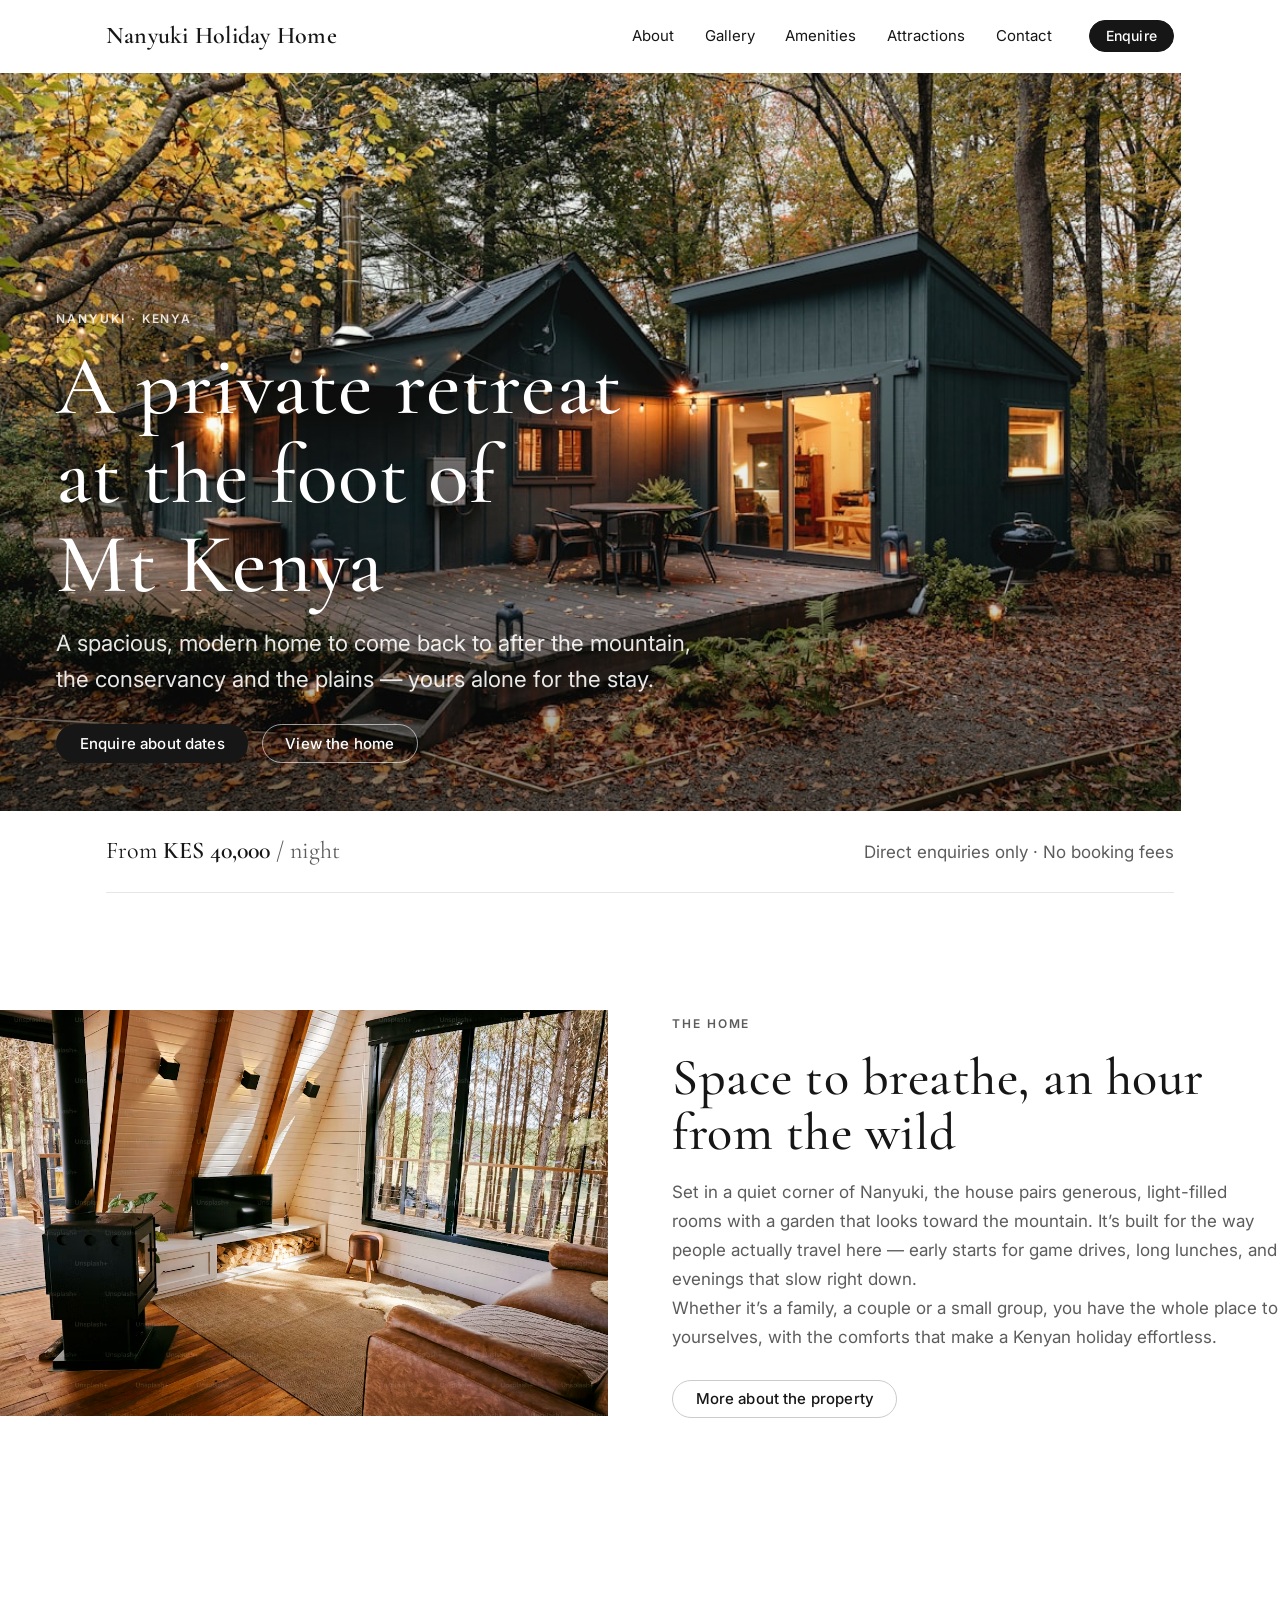
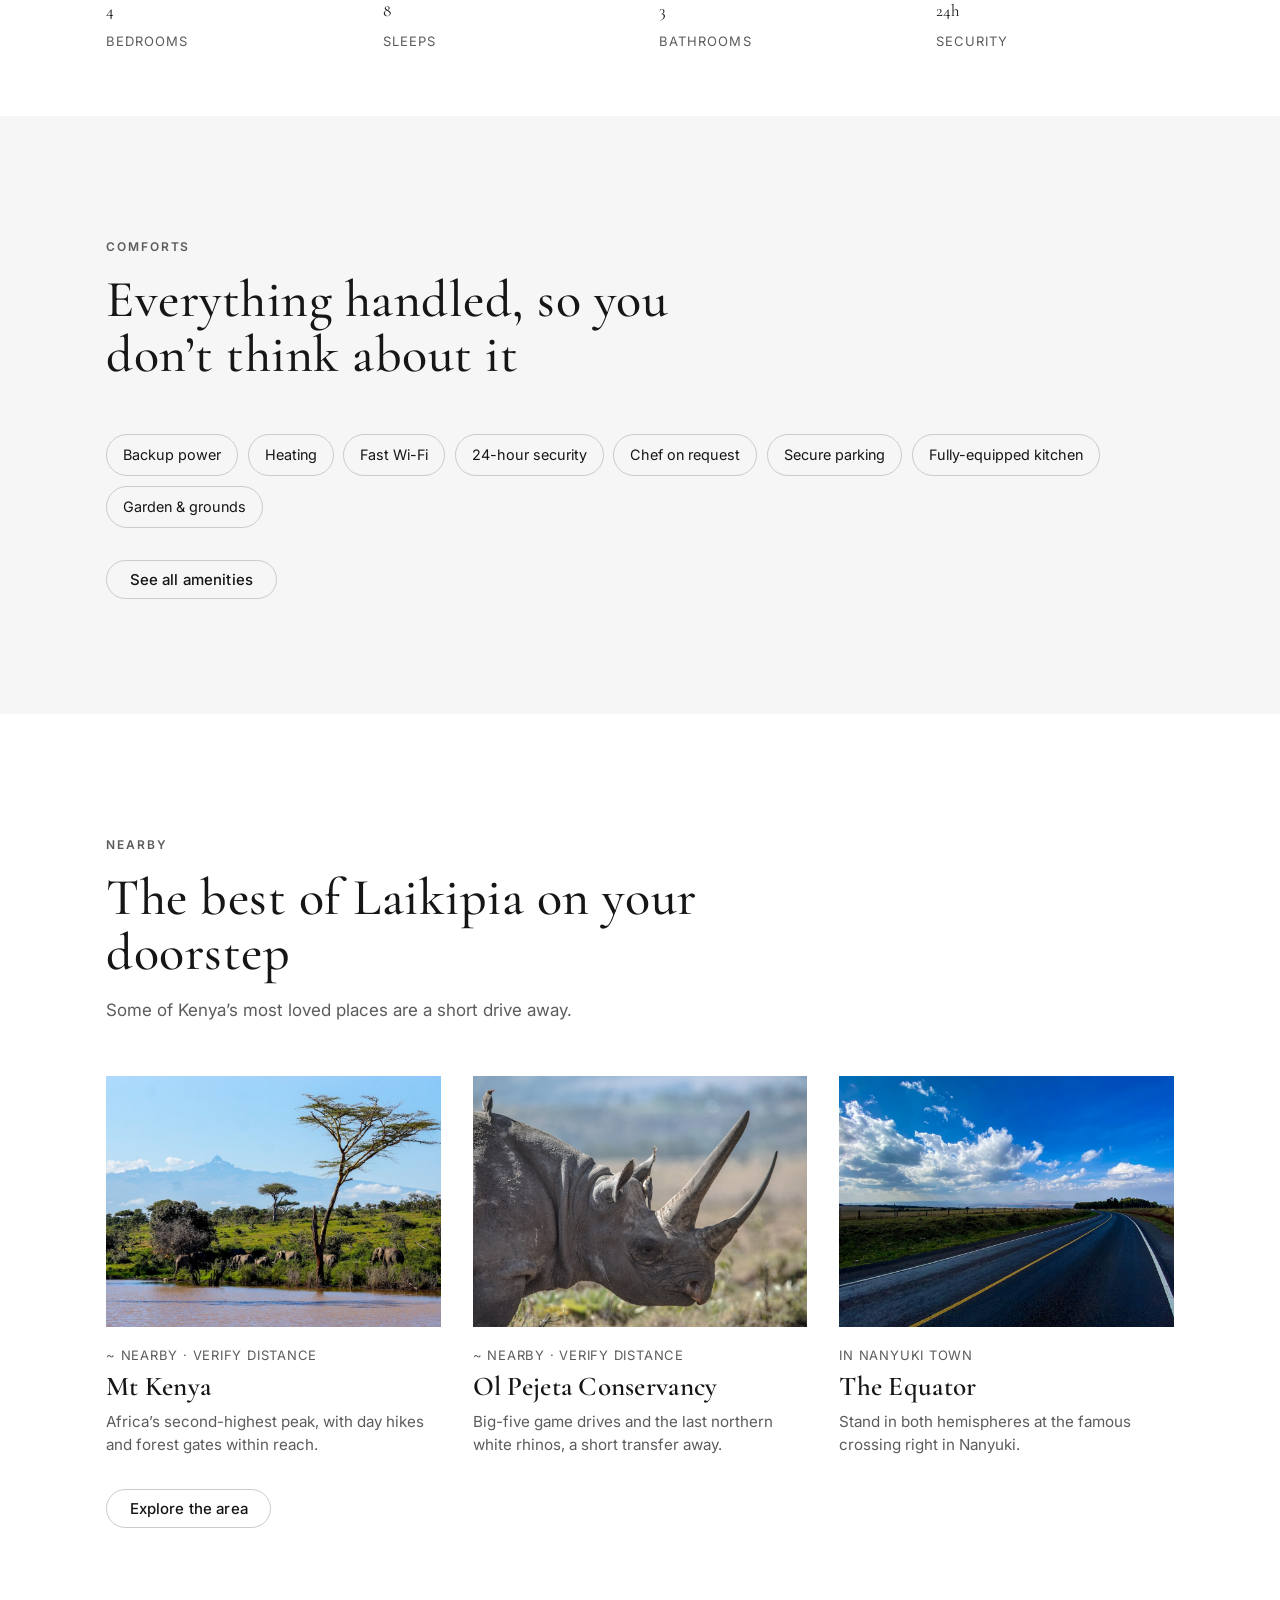
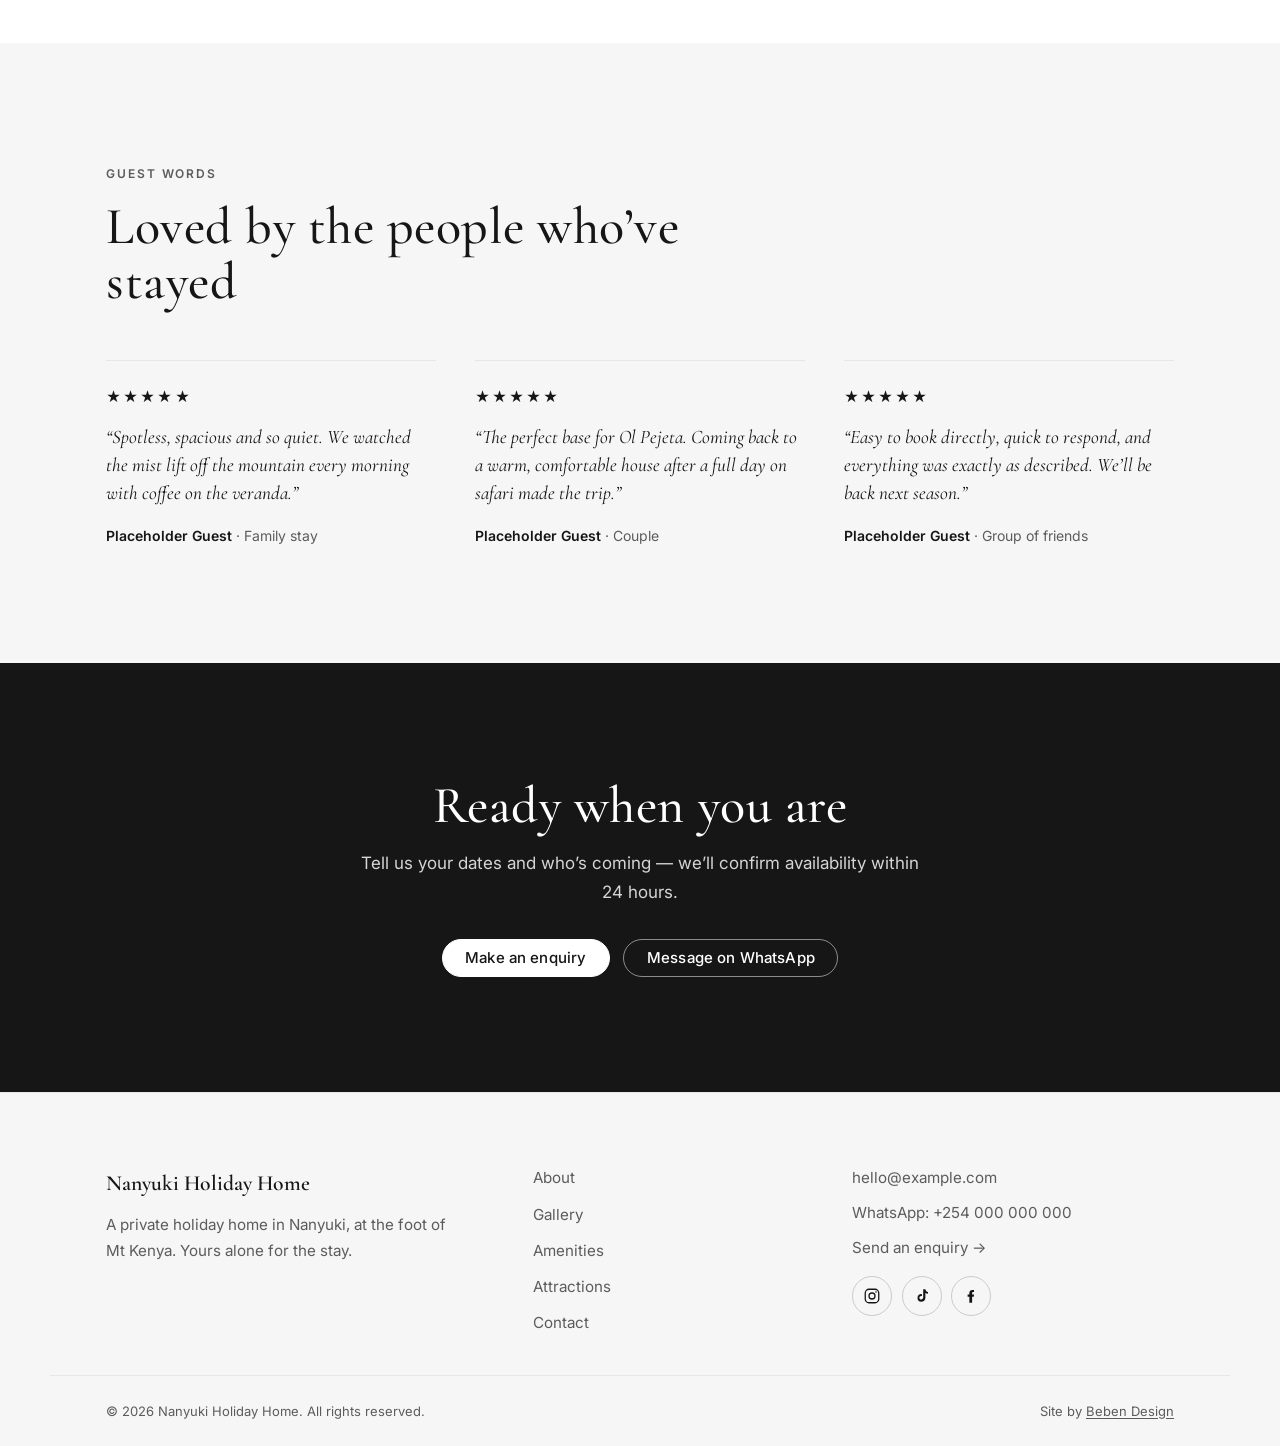
<file: index.html>
<!doctype html>
<html lang="en">
<head>
  <meta charset="utf-8">
  <meta name="viewport" content="width=device-width, initial-scale=1">
  <title>Nanyuki Holiday Home — A private retreat at the foot of Mt Kenya</title>
  <meta name="description" content="A spacious private holiday home in Nanyuki, Kenya — minutes from Mt Kenya and Ol Pejeta. Enquire directly for stays. Backup power, fast internet, chef on request.">

  <!-- Swap REPLACE-WITH-DOMAIN for the live domain once it's set. og:image must be an absolute URL for WhatsApp / Facebook link previews. -->
  <link rel="canonical" href="https://REPLACE-WITH-DOMAIN/">
  <meta property="og:type" content="website">
  <meta property="og:site_name" content="Nanyuki Holiday Home">
  <meta property="og:title" content="Nanyuki Holiday Home — A private retreat at the foot of Mt Kenya">
  <meta property="og:description" content="A spacious private holiday home in Nanyuki, Kenya. Enquire directly for stays.">
  <meta property="og:url" content="https://REPLACE-WITH-DOMAIN/">
  <meta property="og:image" content="https://REPLACE-WITH-DOMAIN/assets/img/og-cover.jpg">
  <meta name="twitter:card" content="summary_large_image">

  <link rel="icon" href="assets/img/favicon.svg" type="image/svg+xml">
  <link rel="alternate icon" href="assets/img/favicon-32.png">
  <link rel="apple-touch-icon" href="assets/img/apple-touch-icon.png">
  <link rel="manifest" href="site.webmanifest">
  <meta name="theme-color" content="#ffffff">

  <link rel="preconnect" href="https://fonts.googleapis.com">
  <link rel="preconnect" href="https://fonts.gstatic.com" crossorigin>
  <link href="https://fonts.googleapis.com/css2?family=Cormorant+Garamond:ital,wght@0,400;0,500;0,600;1,500;1,600&family=Inter:wght@400;500;600&display=swap" rel="stylesheet">
  <link rel="stylesheet" href="assets/css/styles.css">

  <!-- Structured data: helps Google Search + Maps. Replace phone/address once confirmed. -->
  <script type="application/ld+json">
  {
    "@context": "https://schema.org",
    "@type": "LodgingBusiness",
    "name": "Nanyuki Holiday Home",
    "description": "A private holiday home in Nanyuki, Kenya, at the foot of Mt Kenya.",
    "url": "https://REPLACE-WITH-DOMAIN/",
    "image": "https://REPLACE-WITH-DOMAIN/assets/img/og-cover.jpg",
    "telephone": "+254-000-000-000",
    "priceRange": "From KES 40,000 / night",
    "address": {
      "@type": "PostalAddress",
      "addressLocality": "Nanyuki",
      "addressRegion": "Laikipia",
      "addressCountry": "KE"
    },
    "geo": { "@type": "GeoCoordinates", "latitude": -0.0559771, "longitude": 37.0223397 },
    "amenityFeature": [
      { "@type": "LocationFeatureSpecification", "name": "Backup power", "value": true },
      { "@type": "LocationFeatureSpecification", "name": "Heating", "value": true },
      { "@type": "LocationFeatureSpecification", "name": "Fast internet", "value": true },
      { "@type": "LocationFeatureSpecification", "name": "24-hour security", "value": true },
      { "@type": "LocationFeatureSpecification", "name": "Chef on request", "value": true }
    ]
  }
  </script>
</head>
<body>
  <a class="skip-link" href="#main">Skip to content</a>

  <header class="site-header" id="siteHeader">
    <div class="container header-inner">
      <a class="brand" href="index.html">Nanyuki Holiday Home</a>
      <nav class="nav" id="primaryNav" aria-label="Primary">
        <a href="about.html">About</a>
        <a href="gallery.html">Gallery</a>
        <a href="amenities.html">Amenities</a>
        <a href="attractions.html">Attractions</a>
        <a href="contact.html">Contact</a>
        <a class="btn btn--primary btn--sm nav-cta" href="contact.html#enquire">Enquire</a>
      </nav>
      <button class="hamburger" id="navToggle" aria-label="Open menu" aria-expanded="false" aria-controls="primaryNav">
        <span></span><span></span><span></span>
      </button>
    </div>
  </header>

  <main id="main">

    <!-- HERO -->
    <section class="hero">
      <div class="hero-media">
        <img src="assets/img/exterior-dusk.jpg" alt="The exterior of Nanyuki Holiday Home at dusk">
        <div class="hero-copy">
          <div class="container">
            <span class="eyebrow">Nanyuki · Kenya</span>
            <h1>A private retreat at the foot of Mt&nbsp;Kenya</h1>
            <p class="lead">A spacious, modern home to come back to after the mountain, the conservancy and the plains — yours alone for the stay.</p>
            <div class="btn-row">
              <a class="btn btn--primary" href="contact.html#enquire">Enquire about dates</a>
              <a class="btn btn--ghost" href="gallery.html">View the home</a>
            </div>
          </div>
        </div>
      </div>
      <div class="container">
        <div class="rate-strip">
          <p class="rate">From <b>KES 40,000</b> <span class="muted">/ night</span></p>
          <p class="muted">Direct enquiries only · No booking fees</p>
        </div>
      </div>
    </section>

    <!-- INTRO / ABOUT TEASER -->
    <section class="section">
      <div class="split">
        <div class="split-media reveal">
          <img src="assets/img/tv place.avif" alt="The open-plan living area at Nanyuki Holiday Home">
        </div>
        <div class="split-copy">
          <span class="eyebrow reveal">The home</span>
          <h2 class="reveal">Space to breathe, an hour from the wild</h2>
          <p class="reveal muted">Set in a quiet corner of Nanyuki, the house pairs generous, light-filled rooms with a garden that looks toward the mountain. It’s built for the way people actually travel here — early starts for game drives, long lunches, and evenings that slow right down.</p>
          <p class="reveal muted">Whether it’s a family, a couple or a small group, you have the whole place to yourselves, with the comforts that make a Kenyan holiday effortless.</p>
          <div class="btn-row reveal">
            <a class="btn btn--ghost" href="about.html">More about the property</a>
          </div>
        </div>
      </div>
    </section>

    <!-- FACTS -->
    <section class="section--tight">
      <div class="container">
        <div class="facts" data-stagger>
          <!-- Placeholder figures — confirm exact counts with the owner -->
          <div class="fact reveal"><div class="n">4</div><div class="k">Bedrooms</div></div>
          <div class="fact reveal"><div class="n">8</div><div class="k">Sleeps</div></div>
          <div class="fact reveal"><div class="n">3</div><div class="k">Bathrooms</div></div>
          <div class="fact reveal"><div class="n">24h</div><div class="k">Security</div></div>
        </div>
      </div>
    </section>

    <!-- AMENITIES TEASER -->
    <section class="section section--soft">
      <div class="container">
        <div class="section-head">
          <span class="eyebrow reveal">Comforts</span>
          <h2 class="reveal">Everything handled, so you don’t think about it</h2>
        </div>
        <div class="chips reveal" data-stagger>
          <span class="chip reveal">Backup power</span>
          <span class="chip reveal">Heating</span>
          <span class="chip reveal">Fast Wi-Fi</span>
          <span class="chip reveal">24-hour security</span>
          <span class="chip reveal">Chef on request</span>
          <span class="chip reveal">Secure parking</span>
          <span class="chip reveal">Fully-equipped kitchen</span>
          <span class="chip reveal">Garden &amp; grounds</span>
        </div>
        <div class="btn-row reveal" style="margin-top:2rem;">
          <a class="btn btn--ghost" href="amenities.html">See all amenities</a>
        </div>
      </div>
    </section>

    <!-- ATTRACTIONS TEASER -->
    <section class="section">
      <div class="container">
        <div class="section-head">
          <span class="eyebrow reveal">Nearby</span>
          <h2 class="reveal">The best of Laikipia on your doorstep</h2>
          <p class="reveal muted">Some of Kenya’s most loved places are a short drive away.</p>
        </div>
        <div class="card-grid" data-stagger>
          <article class="card reveal">
            <div class="card-media"><img src="assets/img/attr-mtkenya.jpg" alt="Mt Kenya"></div>
            <div class="card-body">
              <p class="meta">~ Nearby · verify distance</p>
              <h3>Mt Kenya</h3>
              <p>Africa’s second-highest peak, with day hikes and forest gates within reach.</p>
            </div>
          </article>
          <article class="card reveal">
            <div class="card-media"><img src="assets/img/attr-olpejeta.jpg" alt="Ol Pejeta Conservancy"></div>
            <div class="card-body">
              <p class="meta">~ Nearby · verify distance</p>
              <h3>Ol Pejeta Conservancy</h3>
              <p>Big-five game drives and the last northern white rhinos, a short transfer away.</p>
            </div>
          </article>
          <article class="card reveal">
            <div class="card-media"><img src="assets/img/attr-equator.jpg" alt="The Equator crossing at Nanyuki"></div>
            <div class="card-body">
              <p class="meta">In Nanyuki town</p>
              <h3>The Equator</h3>
              <p>Stand in both hemispheres at the famous crossing right in Nanyuki.</p>
            </div>
          </article>
        </div>
        <div class="btn-row reveal" style="margin-top:2rem;">
          <a class="btn btn--ghost" href="attractions.html">Explore the area</a>
        </div>
      </div>
    </section>

    <!-- REVIEWS -->
    <section class="section section--soft">
      <div class="container">
        <div class="section-head">
          <span class="eyebrow reveal">Guest words</span>
          <h2 class="reveal">Loved by the people who’ve stayed</h2>
        </div>
        <!-- Placeholder testimonials — replace with real, attributed guest reviews from Airbnb -->
        <div class="reviews" data-stagger>
          <blockquote class="review reveal">
            <div class="stars" aria-label="5 out of 5 stars">★★★★★</div>
            <p>“Spotless, spacious and so quiet. We watched the mist lift off the mountain every morning with coffee on the veranda.”</p>
            <div class="who"><b>Placeholder Guest</b> · Family stay</div>
          </blockquote>
          <blockquote class="review reveal">
            <div class="stars" aria-label="5 out of 5 stars">★★★★★</div>
            <p>“The perfect base for Ol Pejeta. Coming back to a warm, comfortable house after a full day on safari made the trip.”</p>
            <div class="who"><b>Placeholder Guest</b> · Couple</div>
          </blockquote>
          <blockquote class="review reveal">
            <div class="stars" aria-label="5 out of 5 stars">★★★★★</div>
            <p>“Easy to book directly, quick to respond, and everything was exactly as described. We’ll be back next season.”</p>
            <div class="who"><b>Placeholder Guest</b> · Group of friends</div>
          </blockquote>
        </div>
      </div>
    </section>

    <!-- CTA BAND -->
    <section class="section cta-band">
      <div class="container">
        <h2 class="reveal">Ready when you are</h2>
        <p class="reveal">Tell us your dates and who’s coming — we’ll confirm availability within 24 hours.</p>
        <div class="btn-row reveal">
          <a class="btn btn--primary" href="contact.html#enquire">Make an enquiry</a>
          <!-- Replace 000000000000 with the WhatsApp number in full international format, no + or spaces -->
          <a class="btn btn--ghost" href="https://wa.me/000000000000?text=Hi%2C%20I%27d%20like%20to%20enquire%20about%20a%20stay%20at%20Nanyuki%20Holiday%20Home" target="_blank" rel="noopener">Message on WhatsApp</a>
        </div>
      </div>
    </section>

  </main>

  <footer class="site-footer">
    <div class="container footer-grid">
      <div class="footer-brand">
        <p class="footer-logo">Nanyuki Holiday Home</p>
        <p class="muted">A private holiday home in Nanyuki, at the foot of Mt Kenya. Yours alone for the stay.</p>
      </div>
      <nav class="footer-nav" aria-label="Footer">
        <a href="about.html">About</a>
        <a href="gallery.html">Gallery</a>
        <a href="amenities.html">Amenities</a>
        <a href="attractions.html">Attractions</a>
        <a href="contact.html">Contact</a>
      </nav>
      <div class="footer-contact">
        <!-- Placeholders -->
        <a href="mailto:hello@example.com">hello@example.com</a>
        <a href="https://wa.me/000000000000" target="_blank" rel="noopener">WhatsApp: +254 000 000 000</a>
        <a href="contact.html#enquire">Send an enquiry →</a>
        <div class="socials">
          <a href="#" aria-label="Instagram" target="_blank" rel="noopener">
            <svg viewBox="0 0 24 24" fill="none" stroke="currentColor" stroke-width="1.7"><rect x="3" y="3" width="18" height="18" rx="5"/><circle cx="12" cy="12" r="4"/><circle cx="17.3" cy="6.7" r="1.1" fill="currentColor" stroke="none"/></svg>
          </a>
          <a href="#" aria-label="TikTok" target="_blank" rel="noopener">
            <svg viewBox="0 0 24 24" fill="currentColor"><path d="M16.5 3c.3 1.9 1.4 3.4 3.5 3.6v2.4c-1.2 0-2.4-.4-3.5-1.1v6.3c0 3.2-2.6 5.3-5.4 5.3A5.3 5.3 0 0 1 6 14.2c.1-2.7 2.3-4.8 5-4.8.3 0 .6 0 .9.1v2.6c-.3-.1-.6-.2-.9-.2-1.4 0-2.5 1-2.5 2.4 0 1.4 1.1 2.4 2.5 2.4 1.5 0 2.6-1.1 2.6-2.9V3h2.9z"/></svg>
          </a>
          <a href="#" aria-label="Facebook" target="_blank" rel="noopener">
            <svg viewBox="0 0 24 24" fill="currentColor"><path d="M13.5 21v-8h2.2l.4-3H13.5V8.1c0-.9.3-1.5 1.6-1.5H16V4a20 20 0 0 0-2.3-.1c-2.3 0-3.9 1.4-3.9 4v2H7.5v3h2.3v8h3.7z"/></svg>
          </a>
        </div>
      </div>
    </div>
    <div class="container footer-base">
      <p>© <span id="year">2026</span> Nanyuki Holiday Home. All rights reserved.</p>
      <p>Site by <a href="#">Beben Design</a></p>
    </div>
  </footer>

  <script src="assets/js/main.js" defer></script>
</body>
</html>
</file>
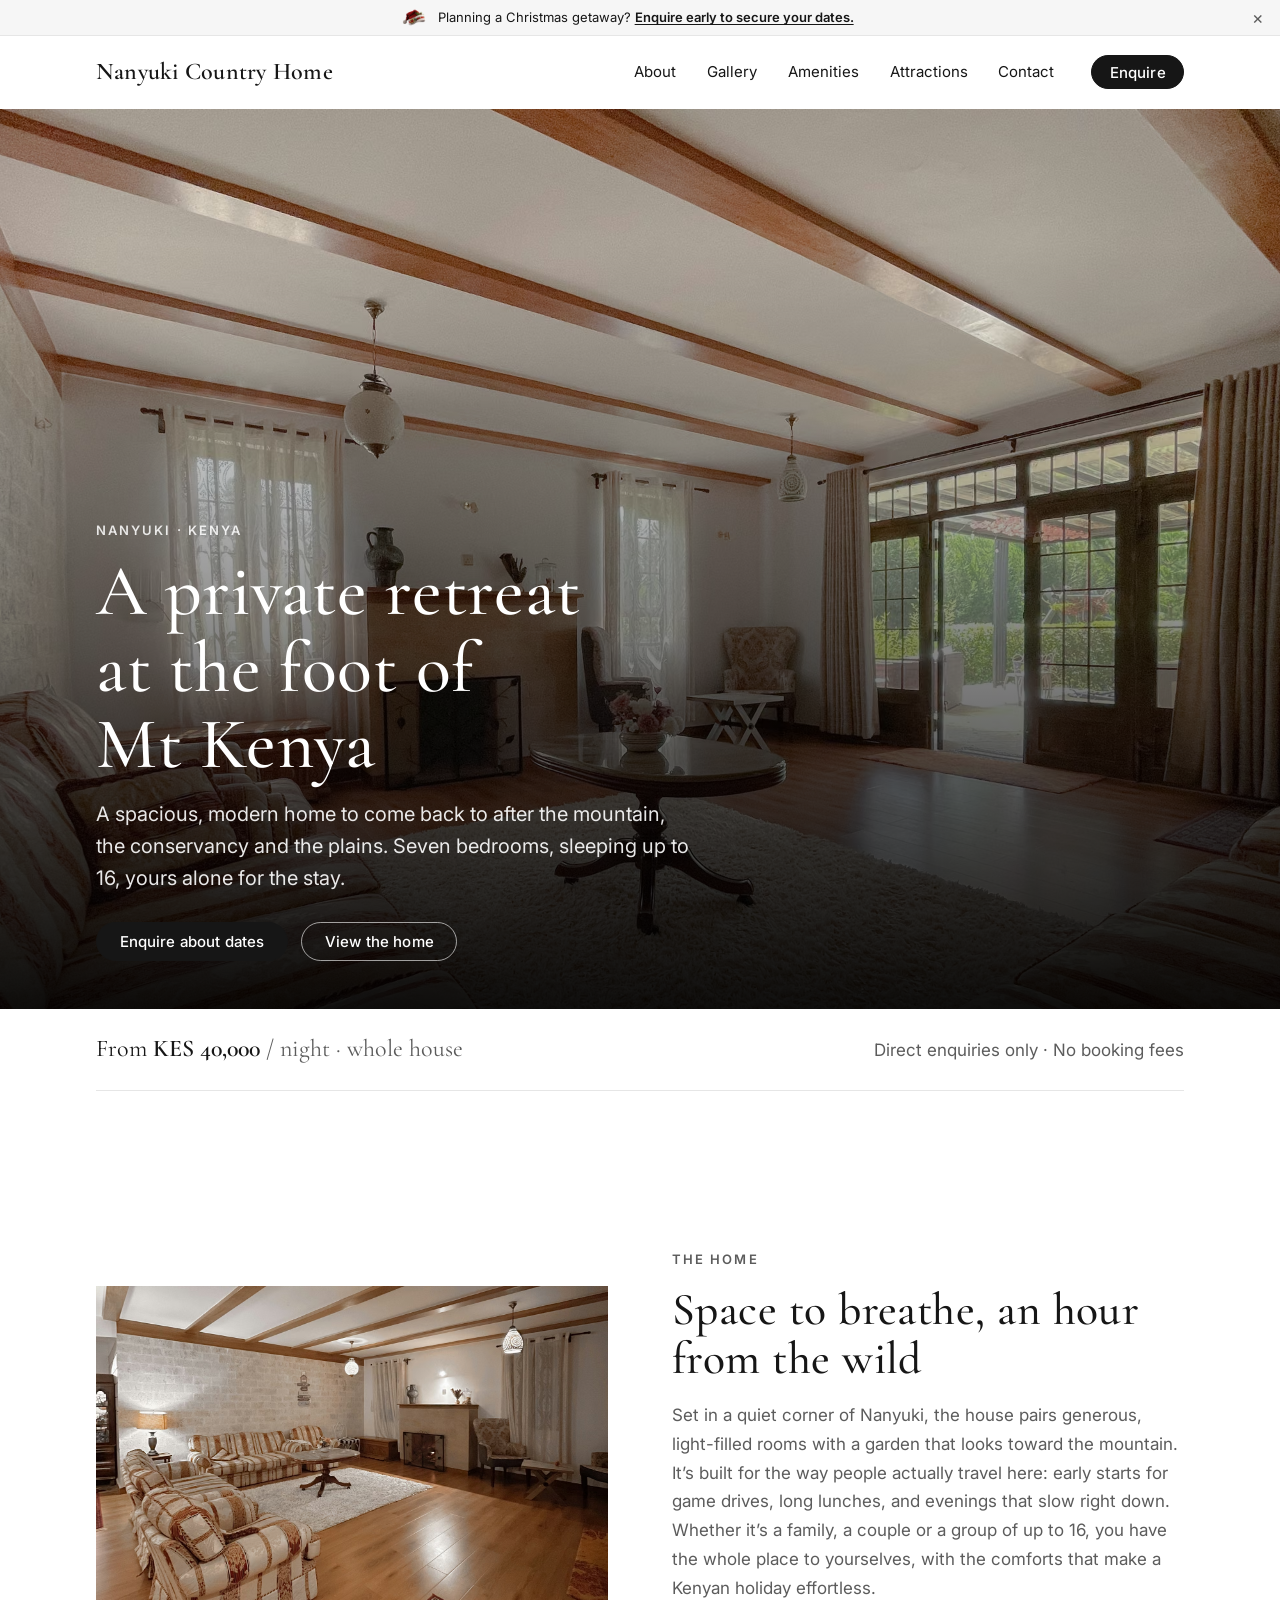
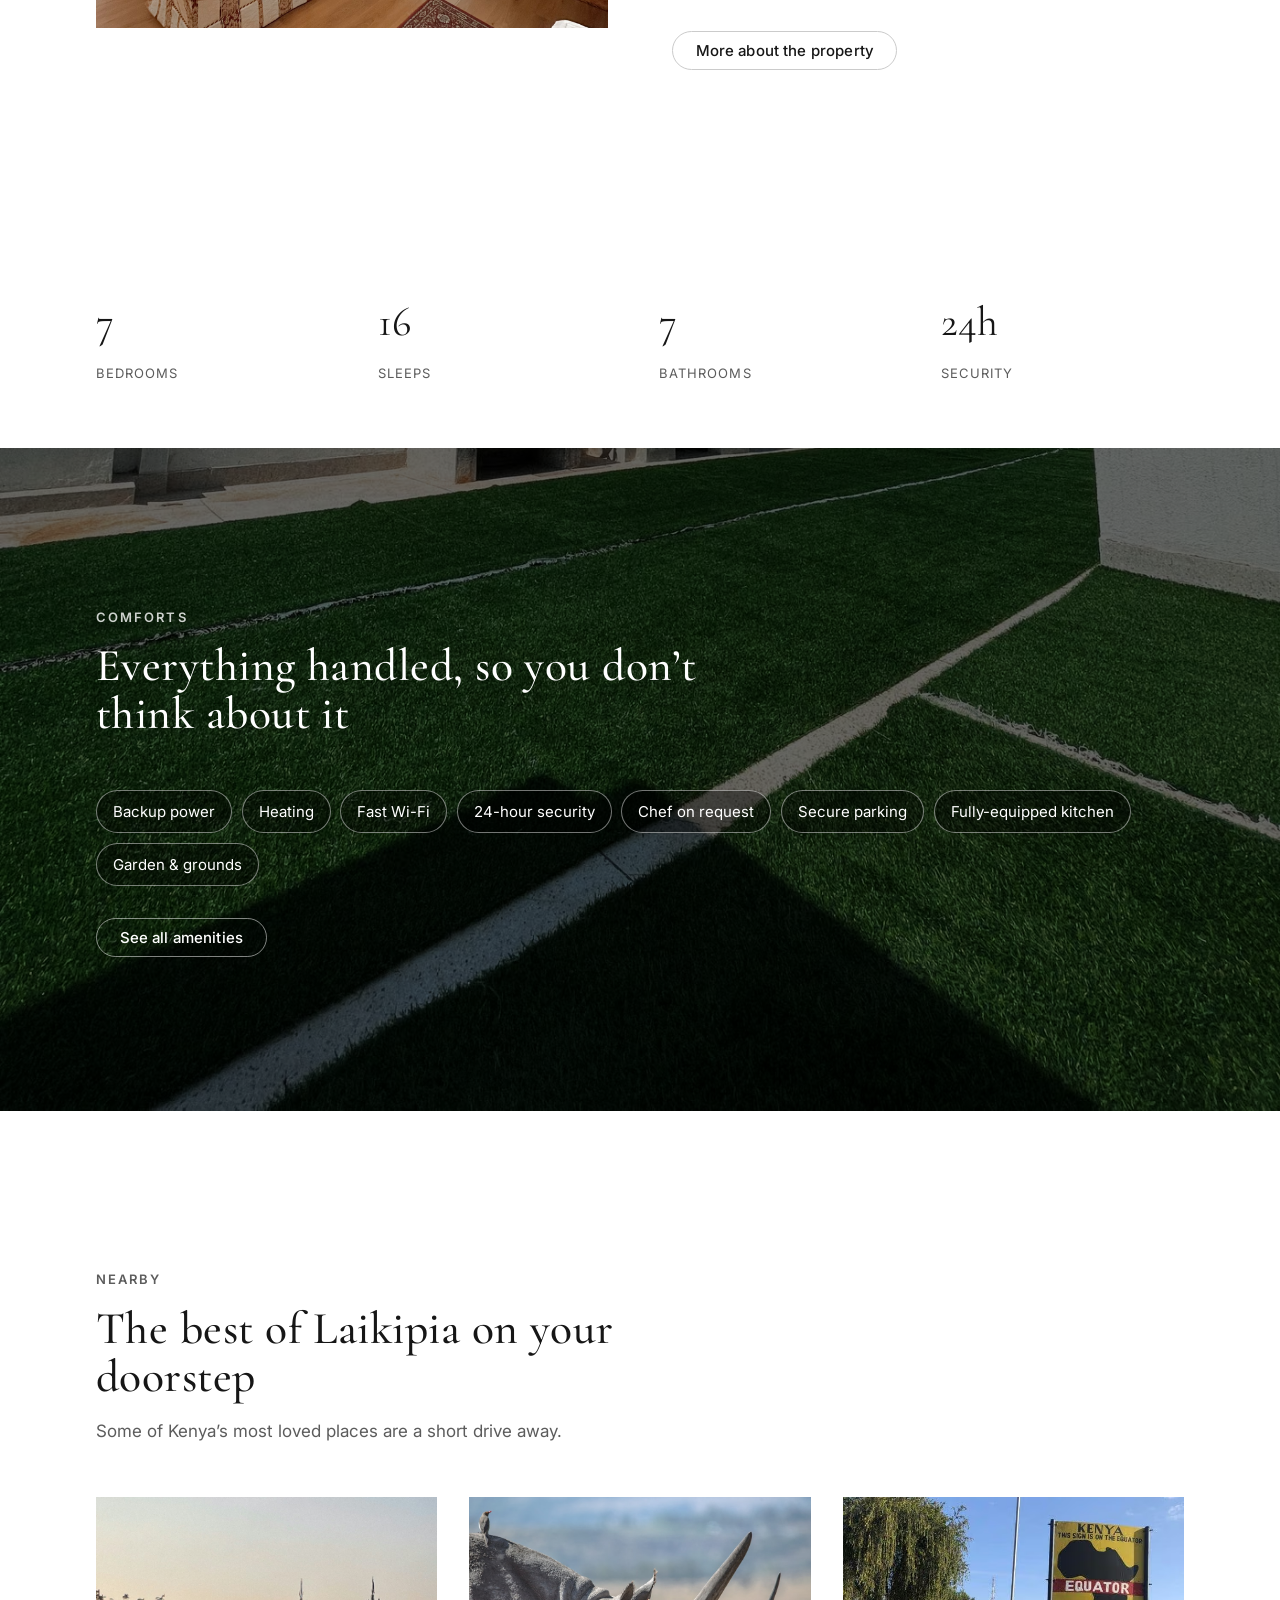
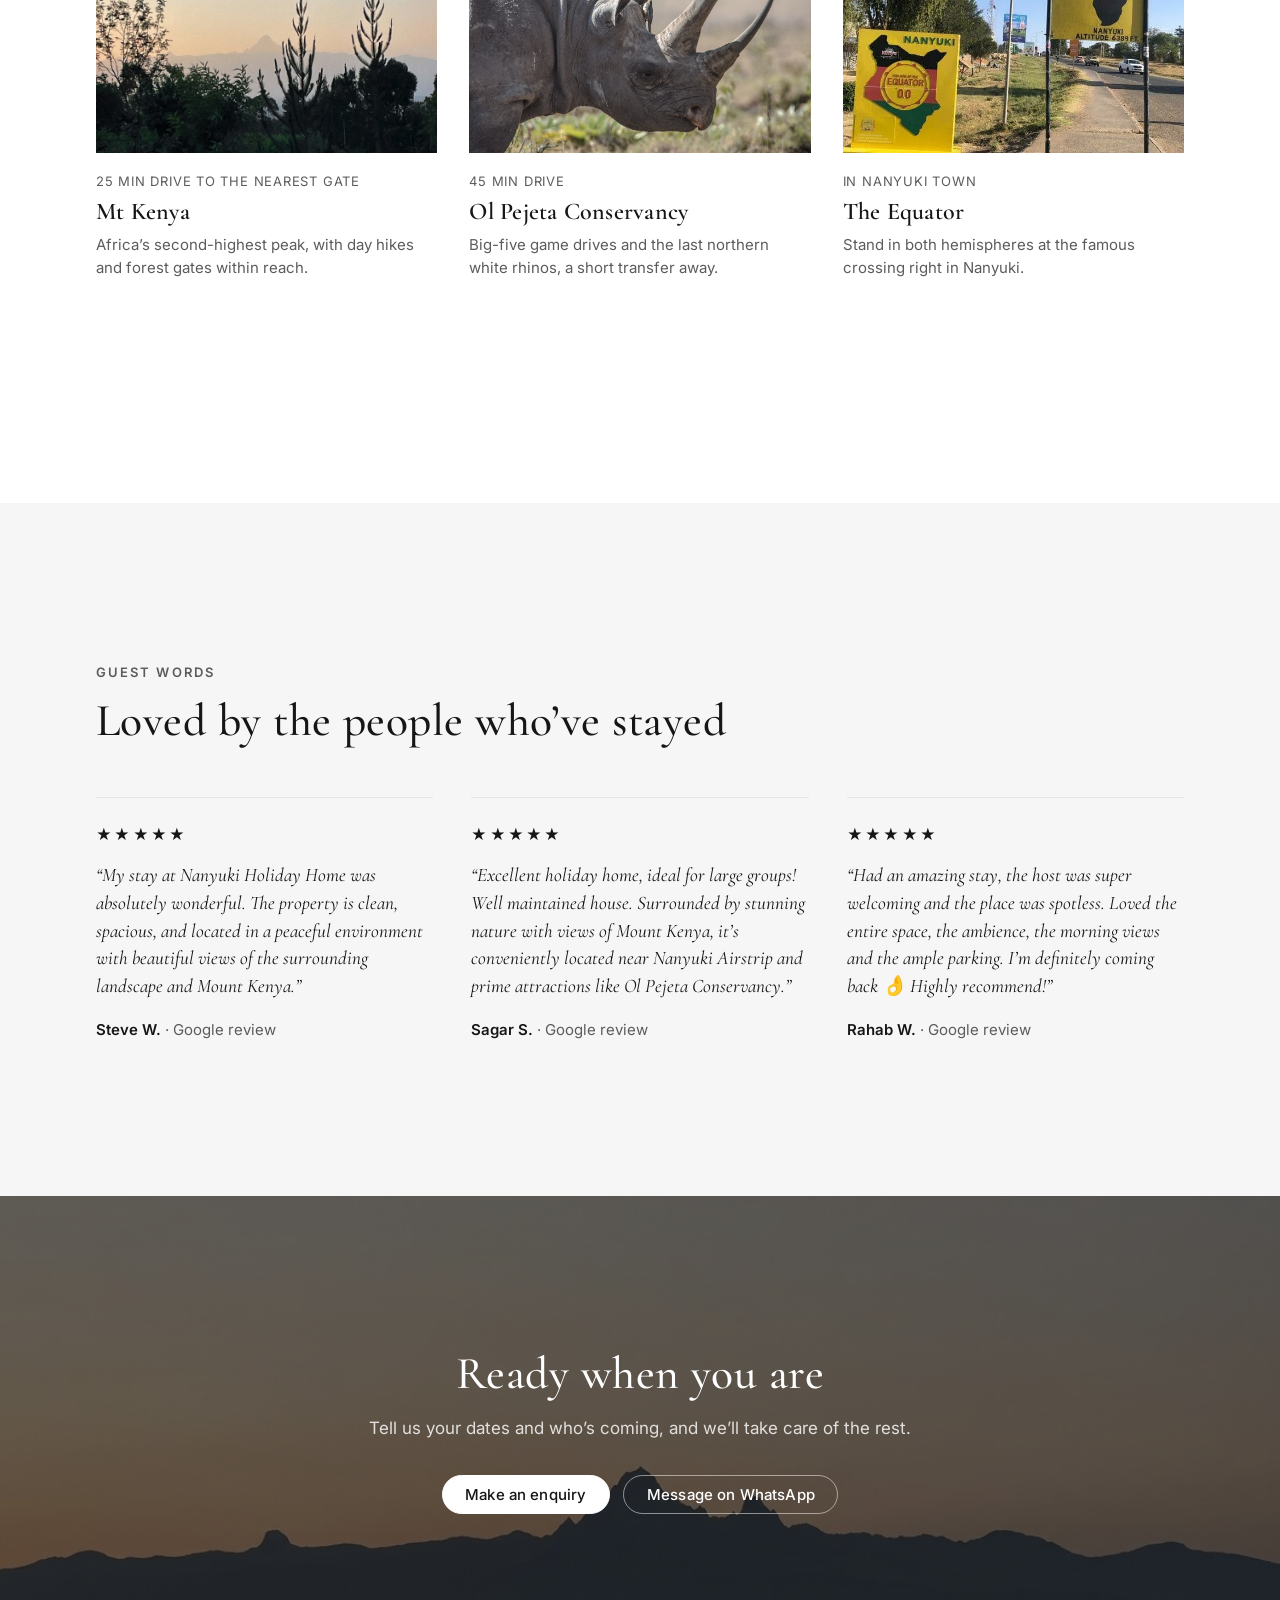
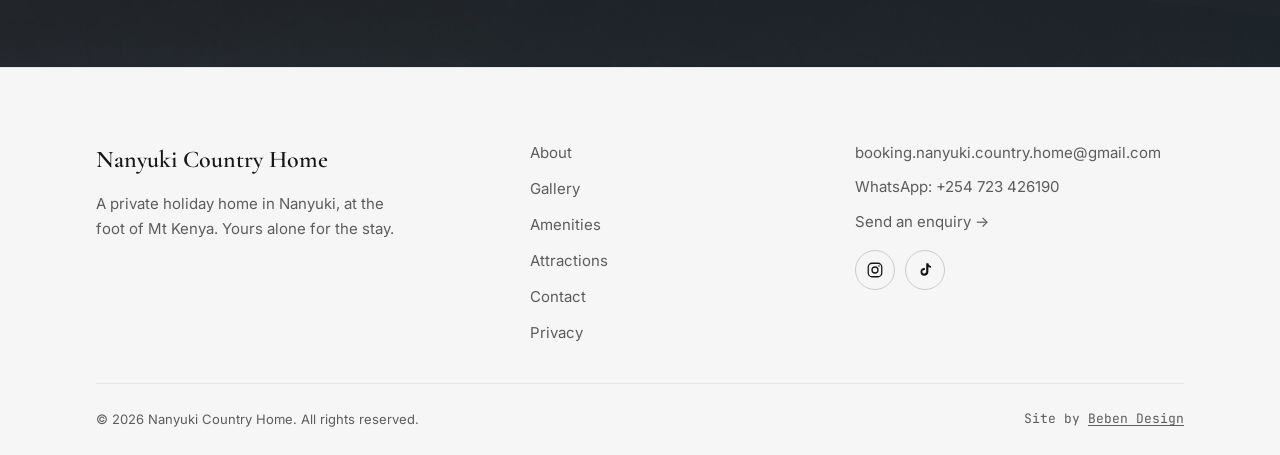
<file: docs/index.html>
<!doctype html>
<html lang="en">
<head>
  <meta charset="utf-8">
  <meta name="viewport" content="width=device-width, initial-scale=1">
  <title>Nanyuki Country Home | Private Holiday House, Mt Kenya</title>
  <meta name="description" content="A private 7-bedroom holiday home in Nanyuki, Kenya, sleeping up to 16. Whole house only, from KES 40,000 a night, minutes from Mt Kenya and Ol Pejeta.">

  <link rel="canonical" href="https://nanyukicountryhome.com/">
  <meta property="og:type" content="website">
  <meta property="og:site_name" content="Nanyuki Country Home">
  <meta property="og:title" content="Nanyuki Country Home | Private Holiday House, Mt Kenya">
  <meta property="og:description" content="A private holiday home in Nanyuki, Kenya. Seven bedrooms, sleeps up to 16, the whole house yours alone.">
  <meta property="og:url" content="https://nanyukicountryhome.com/">
  <meta property="og:locale" content="en_KE">
  <meta property="og:image" content="https://nanyukicountryhome.com/assets/img/og-cover.jpg">
  <meta property="og:image:width" content="1200">
  <meta property="og:image:height" content="630">
  <meta property="og:image:alt" content="The living room at Nanyuki Country Home, opening onto the garden">
  <meta name="twitter:card" content="summary_large_image">
  <meta name="twitter:image" content="https://nanyukicountryhome.com/assets/img/og-cover.jpg">

  <link rel="icon" href="assets/img/favicon.svg" type="image/svg+xml">
  <link rel="alternate icon" href="assets/img/favicon-32.png">
  <link rel="apple-touch-icon" href="assets/img/apple-touch-icon.png">
  <link rel="manifest" href="site.webmanifest">
  <meta name="theme-color" content="#ffffff">

  <link rel="preconnect" href="https://fonts.googleapis.com">
  <link rel="preconnect" href="https://fonts.gstatic.com" crossorigin>
  <link href="https://fonts.googleapis.com/css2?family=Cormorant+Garamond:ital,wght@0,400;0,500;0,600;1,500;1,600&family=Inter:wght@400;500;600&family=JetBrains+Mono:wght@400;500&display=swap" rel="stylesheet">
  <link rel="stylesheet" href="assets/css/styles.css">
  <link rel="preload" as="image" type="image/avif" href="assets/img/hero-living.avif" fetchpriority="high">

  <!-- Structured data: LodgingBusiness for Google Search + Maps. Keep in step with the
       visible copy (rates, capacity, amenities) whenever those change. -->
  <script type="application/ld+json">
  {
    "@context": "https://schema.org",
    "@type": "LodgingBusiness",
    "@id": "https://nanyukicountryhome.com/#lodging",
    "name": "Nanyuki Country Home",
    "description": "A private holiday home in Nanyuki, Kenya, at the foot of Mt Kenya. Seven bedrooms sleeping up to 16, with the whole house yours alone for the stay.",
    "url": "https://nanyukicountryhome.com/",
    "image": [
      "https://nanyukicountryhome.com/assets/img/og-cover.jpg",
      "https://nanyukicountryhome.com/assets/img/hero-living.avif",
      "https://nanyukicountryhome.com/assets/img/gal-bedroom-main.avif",
      "https://nanyukicountryhome.com/assets/img/gal-terrace.avif"
    ],
    "telephone": "+254-723-426190",
    "email": "booking.nanyuki.country.home@gmail.com",
    "priceRange": "KES 40,000-60,000 per night (whole house)",
    "currenciesAccepted": "KES",
    "address": {
      "@type": "PostalAddress",
      "addressLocality": "Nanyuki",
      "addressRegion": "Laikipia",
      "addressCountry": "KE"
    },
    "geo": { "@type": "GeoCoordinates", "latitude": -0.0559771, "longitude": 37.0223397 },
    "hasMap": "https://maps.google.com/?cid=17616530796372288593",
    "sameAs": [
      "https://www.instagram.com/nanyuki.country.home/",
      "https://www.tiktok.com/@nanyukicountryhome",
      "https://maps.google.com/?cid=17616530796372288593"
    ],
    "numberOfRooms": 7,
    "checkinTime": "14:00",
    "checkoutTime": "10:00",
    "smokingAllowed": false,
    "amenityFeature": [
      { "@type": "LocationFeatureSpecification", "name": "Backup power", "value": true },
      { "@type": "LocationFeatureSpecification", "name": "Heating", "value": true },
      { "@type": "LocationFeatureSpecification", "name": "Fast internet", "value": true },
      { "@type": "LocationFeatureSpecification", "name": "24-hour security", "value": true },
      { "@type": "LocationFeatureSpecification", "name": "Chef on request", "value": true },
      { "@type": "LocationFeatureSpecification", "name": "Secure parking", "value": true },
      { "@type": "LocationFeatureSpecification", "name": "Fully-equipped kitchen", "value": true },
      { "@type": "LocationFeatureSpecification", "name": "Garden and grounds", "value": true },
      { "@type": "LocationFeatureSpecification", "name": "Reliable hot and cold water", "value": true }
    ],
    "containsPlace": {
      "@type": "Accommodation",
      "name": "The whole house",
      "occupancy": { "@type": "QuantitativeValue", "maxValue": 16, "unitText": "guests" },
      "numberOfBedrooms": 7,
      "numberOfBathroomsTotal": 7
    }
  }
  </script>
</head>
<body>
  <a class="skip-link" href="#main">Skip to content</a>

  <div class="top-stick">
  <div class="xmas-banner" id="xmasBanner" role="region" aria-label="Christmas announcement">
    <p class="xmas-banner__text">
      <img class="xmas-banner__icon" src="assets/img/xmas-santas-hat.png" alt="" width="154" height="96">
      <span>Planning a Christmas getaway? <a href="contact.html#enquire">Enquire early to secure your dates.</a></span>
    </p>
    <button class="xmas-banner__close" type="button" aria-label="Dismiss Christmas announcement">×</button>
  </div>

  <header class="site-header" id="siteHeader">
    <div class="container header-inner">
      <a class="brand" href="index.html">Nanyuki Country Home</a>
      <nav class="nav" id="primaryNav" aria-label="Primary">
        <a href="about.html">About</a>
        <a href="gallery.html">Gallery</a>
        <a href="amenities.html">Amenities</a>
        <a href="attractions.html">Attractions</a>
        <a href="contact.html">Contact</a>
        <a class="btn btn--primary btn--sm nav-cta" href="contact.html#enquire">Enquire</a>
      </nav>
      <button class="hamburger" id="navToggle" aria-label="Open menu" aria-expanded="false" aria-controls="primaryNav">
        <span></span><span></span><span></span>
      </button>
    </div>
  </header>
  </div><!-- /.top-stick -->

  <main id="main">

    <!-- HERO -->
    <section class="hero">
      <div class="hero-media">
        <img src="assets/img/hero-living.avif" alt="The main living room at Nanyuki Country Home, opening onto the garden" width="2400" height="1350" fetchpriority="high" decoding="async">
        <div class="hero-copy">
          <div class="container">
            <span class="eyebrow">Nanyuki · Kenya</span>
            <h1>A private retreat at the foot of Mt&nbsp;Kenya</h1>
            <p class="lead">A spacious, modern home to come back to after the mountain, the conservancy and the plains. Seven bedrooms, sleeping up to 16, yours alone for the stay.</p>
            <div class="btn-row">
              <a class="btn btn--primary" href="contact.html#enquire">Enquire about dates</a>
              <a class="btn btn--ghost" href="gallery.html">View the home</a>
            </div>
          </div>
        </div>
      </div>
      <div class="container">
        <div class="rate-strip">
          <p class="rate">From <b>KES 40,000</b> <span class="muted">/ night · whole house</span></p>
          <p class="muted">Direct enquiries only · No booking fees</p>
        </div>
      </div>
    </section>

    <!-- INTRO / ABOUT TEASER -->
    <section class="section">
      <div class="container">
        <div class="split">
          <div class="split-media reveal">
            <img src="assets/img/living-wide.avif" alt="The open-plan living area at Nanyuki Country Home" width="1600" height="1067" loading="lazy" decoding="async">
          </div>
          <div class="split-copy">
            <span class="eyebrow reveal">The home</span>
            <h2 class="reveal">Space to breathe, an hour from the wild</h2>
            <p class="reveal muted">Set in a quiet corner of Nanyuki, the house pairs generous, light-filled rooms with a garden that looks toward the mountain. It’s built for the way people actually travel here: early starts for game drives, long lunches, and evenings that slow right down.</p>
            <p class="reveal muted">Whether it’s a family, a couple or a group of up to 16, you have the whole place to yourselves, with the comforts that make a Kenyan holiday effortless.</p>
            <div class="btn-row reveal">
              <a class="btn btn--ghost" href="about.html">More about the property</a>
            </div>
          </div>
        </div>
      </div>
    </section>

    <!-- FACTS -->
    <section class="section--tight">
      <div class="container">
        <div class="facts" data-stagger>
          <div class="fact reveal"><div class="n">7</div><div class="k">Bedrooms</div></div>
          <div class="fact reveal"><div class="n">16</div><div class="k">Sleeps</div></div>
          <div class="fact reveal"><div class="n">7</div><div class="k">Bathrooms</div></div>
          <div class="fact reveal"><div class="n">24h</div><div class="k">Security</div></div>
        </div>
      </div>
    </section>

    <!-- AMENITIES TEASER -->
    <section class="section section--comforts">
      <div class="container">
        <div class="section-head">
          <span class="eyebrow reveal">Comforts</span>
          <h2 class="reveal">Everything handled, so you don’t think about it</h2>
        </div>
        <div class="chips reveal" data-stagger>
          <span class="chip reveal">Backup power</span>
          <span class="chip reveal">Heating</span>
          <span class="chip reveal">Fast Wi-Fi</span>
          <span class="chip reveal">24-hour security</span>
          <span class="chip reveal">Chef on request</span>
          <span class="chip reveal">Secure parking</span>
          <span class="chip reveal">Fully-equipped kitchen</span>
          <span class="chip reveal">Garden &amp; grounds</span>
        </div>
        <div class="btn-row reveal" style="margin-top:2rem;">
          <a class="btn btn--ghost" href="amenities.html">See all amenities</a>
        </div>
      </div>
    </section>

    <!-- ATTRACTIONS TEASER -->
    <section class="section">
      <div class="container">
        <div class="section-head">
          <span class="eyebrow reveal">Nearby</span>
          <h2 class="reveal">The best of Laikipia on your doorstep</h2>
          <p class="reveal muted">Some of Kenya’s most loved places are a short drive away.</p>
        </div>
        <div class="card-grid" data-stagger>
          <article class="card reveal">
            <div class="card-media"><img src="assets/img/attr-mtkenya.avif" alt="The peak of Mt Kenya at dusk, seen from the property" width="1600" height="1200" loading="lazy" decoding="async"></div>
            <div class="card-body">
              <p class="meta">25 min drive to the nearest gate</p>
              <h3>Mt Kenya</h3>
              <p>Africa’s second-highest peak, with day hikes and forest gates within reach.</p>
            </div>
          </article>
          <article class="card reveal">
            <div class="card-media"><img src="assets/img/attr-olpejeta.jpg" alt="Ol Pejeta Conservancy" width="1080" height="727" loading="lazy" decoding="async"></div>
            <div class="card-body">
              <p class="meta">45 min drive</p>
              <h3>Ol Pejeta Conservancy</h3>
              <p>Big-five game drives and the last northern white rhinos, a short transfer away.</p>
            </div>
          </article>
          <article class="card reveal">
            <div class="card-media"><img src="assets/img/attr-equator.avif" alt="The Equator signs beside the road at Nanyuki" width="600" height="450" loading="lazy" decoding="async"></div>
            <div class="card-body">
              <p class="meta">In Nanyuki town</p>
              <h3>The Equator</h3>
              <p>Stand in both hemispheres at the famous crossing right in Nanyuki.</p>
            </div>
          </article>
        </div>
        <div class="btn-row reveal" style="margin-top:2rem;">
          <a class="btn btn--ghost" href="attractions.html">Explore the area</a>
        </div>
      </div>
    </section>

    <!-- REVIEWS -->
    <section class="section section--soft">
      <div class="container">
        <div class="section-head">
          <span class="eyebrow reveal">Guest words</span>
          <h2 class="reveal">Loved by the people who’ve stayed</h2>
        </div>
        <div class="reviews" data-stagger>
          <blockquote class="review reveal">
            <div class="stars" aria-label="5 out of 5 stars">★★★★★</div>
            <p>“My stay at Nanyuki Holiday Home was absolutely wonderful. The property is clean, spacious, and located in a peaceful environment with beautiful views of the surrounding landscape and Mount Kenya.”</p>
            <div class="who"><b>Steve W.</b> · Google review</div>
          </blockquote>
          <blockquote class="review reveal">
            <div class="stars" aria-label="5 out of 5 stars">★★★★★</div>
            <p>“Excellent holiday home, ideal for large groups! Well maintained house. Surrounded by stunning nature with views of Mount Kenya, it’s conveniently located near Nanyuki Airstrip and prime attractions like Ol Pejeta Conservancy.”</p>
            <div class="who"><b>Sagar S.</b> · Google review</div>
          </blockquote>
          <blockquote class="review reveal">
            <div class="stars" aria-label="5 out of 5 stars">★★★★★</div>
            <p>“Had an amazing stay, the host was super welcoming and the place was spotless. Loved the entire space, the ambience, the morning views and the ample parking. I’m definitely coming back 👌 Highly recommend!”</p>
            <div class="who"><b>Rahab W.</b> · Google review</div>
          </blockquote>
        </div>
      </div>
    </section>

    <!-- CTA BAND -->
    <section class="section cta-band">
      <div class="container">
        <h2 class="reveal">Ready when you are</h2>
        <p class="reveal">Tell us your dates and who’s coming, and we’ll take care of the rest.</p>
        <div class="btn-row reveal">
          <a class="btn btn--primary" href="contact.html#enquire">Make an enquiry</a>
          <a class="btn btn--ghost" href="https://wa.me/254723426190?text=Hi%2C%20I%27d%20like%20to%20enquire%20about%20a%20stay%20at%20Nanyuki%20Country%20Home" target="_blank" rel="noopener">Message on WhatsApp</a>
        </div>
      </div>
    </section>

  </main>

  <footer class="site-footer">
    <div class="container footer-grid">
      <div class="footer-brand">
        <p class="footer-logo">Nanyuki Country Home</p>
        <p class="muted">A private holiday home in Nanyuki, at the foot of Mt Kenya. Yours alone for the stay.</p>
      </div>
      <nav class="footer-nav" aria-label="Footer">
        <a href="about.html">About</a>
        <a href="gallery.html">Gallery</a>
        <a href="amenities.html">Amenities</a>
        <a href="attractions.html">Attractions</a>
        <a href="contact.html">Contact</a>
        <a href="privacy.html">Privacy</a>
      </nav>
      <div class="footer-contact">
        <a href="mailto:booking.nanyuki.country.home@gmail.com">booking.nanyuki.country.home@gmail.com</a>
        <a href="https://wa.me/254723426190" target="_blank" rel="noopener">WhatsApp: +254 723 426190</a>
        <a href="contact.html#enquire">Send an enquiry →</a>
        <div class="socials">
          <a href="https://www.instagram.com/nanyuki.country.home/" aria-label="Instagram" target="_blank" rel="noopener">
            <svg viewBox="0 0 24 24" fill="none" stroke="currentColor" stroke-width="1.7"><rect x="3" y="3" width="18" height="18" rx="5"/><circle cx="12" cy="12" r="4"/><circle cx="17.3" cy="6.7" r="1.1" fill="currentColor" stroke="none"/></svg>
          </a>
          <a href="https://www.tiktok.com/@nanyukicountryhome" aria-label="TikTok" target="_blank" rel="noopener">
            <svg viewBox="0 0 24 24" fill="currentColor"><path d="M16.5 3c.3 1.9 1.4 3.4 3.5 3.6v2.4c-1.2 0-2.4-.4-3.5-1.1v6.3c0 3.2-2.6 5.3-5.4 5.3A5.3 5.3 0 0 1 6 14.2c.1-2.7 2.3-4.8 5-4.8.3 0 .6 0 .9.1v2.6c-.3-.1-.6-.2-.9-.2-1.4 0-2.5 1-2.5 2.4 0 1.4 1.1 2.4 2.5 2.4 1.5 0 2.6-1.1 2.6-2.9V3h2.9z"/></svg>
          </a>
        </div>
      </div>
    </div>
    <div class="container footer-base">
      <p>© <span id="year">2026</span> Nanyuki Country Home. All rights reserved.</p>
      <p class="credit">Site by <a href="https://beben.design" target="_blank" rel="noopener">Beben Design</a></p>
    </div>
  </footer>

  <script src="assets/js/main.js" defer></script>
</body>
</html>
</file>
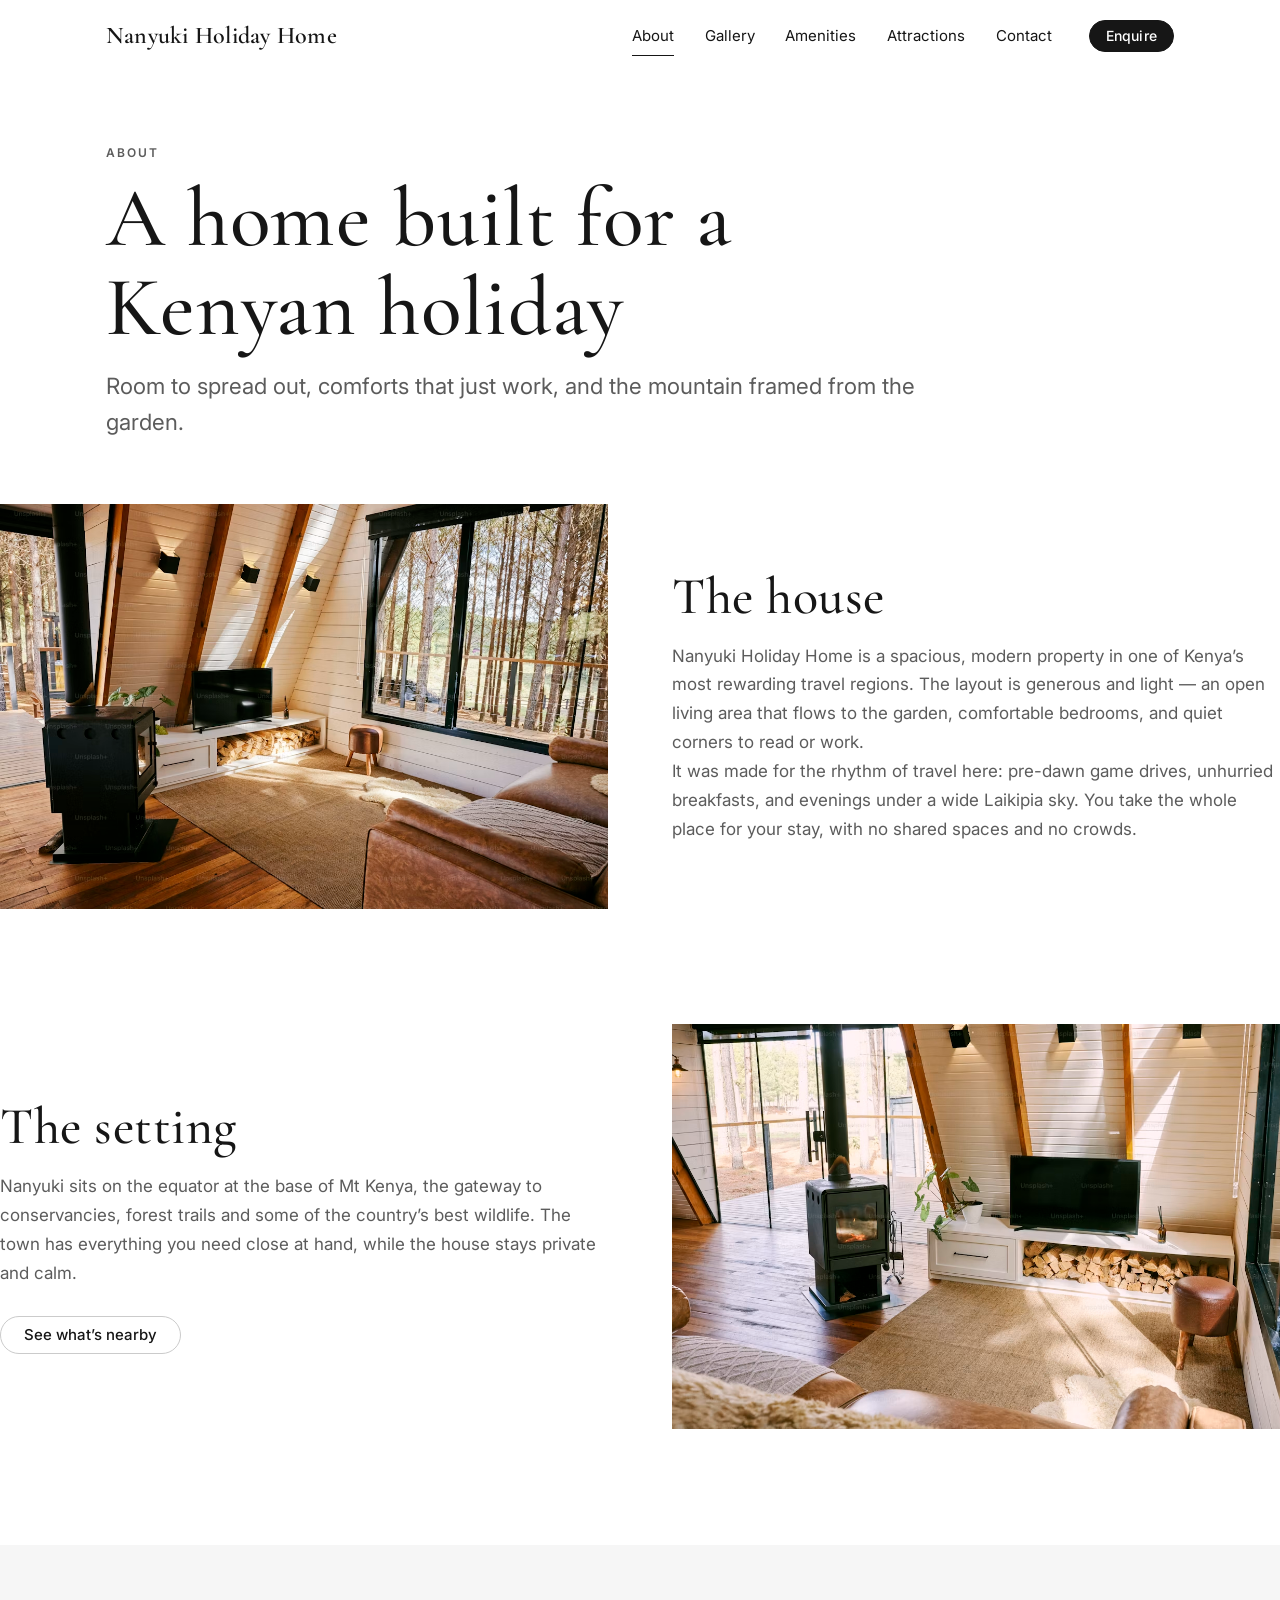
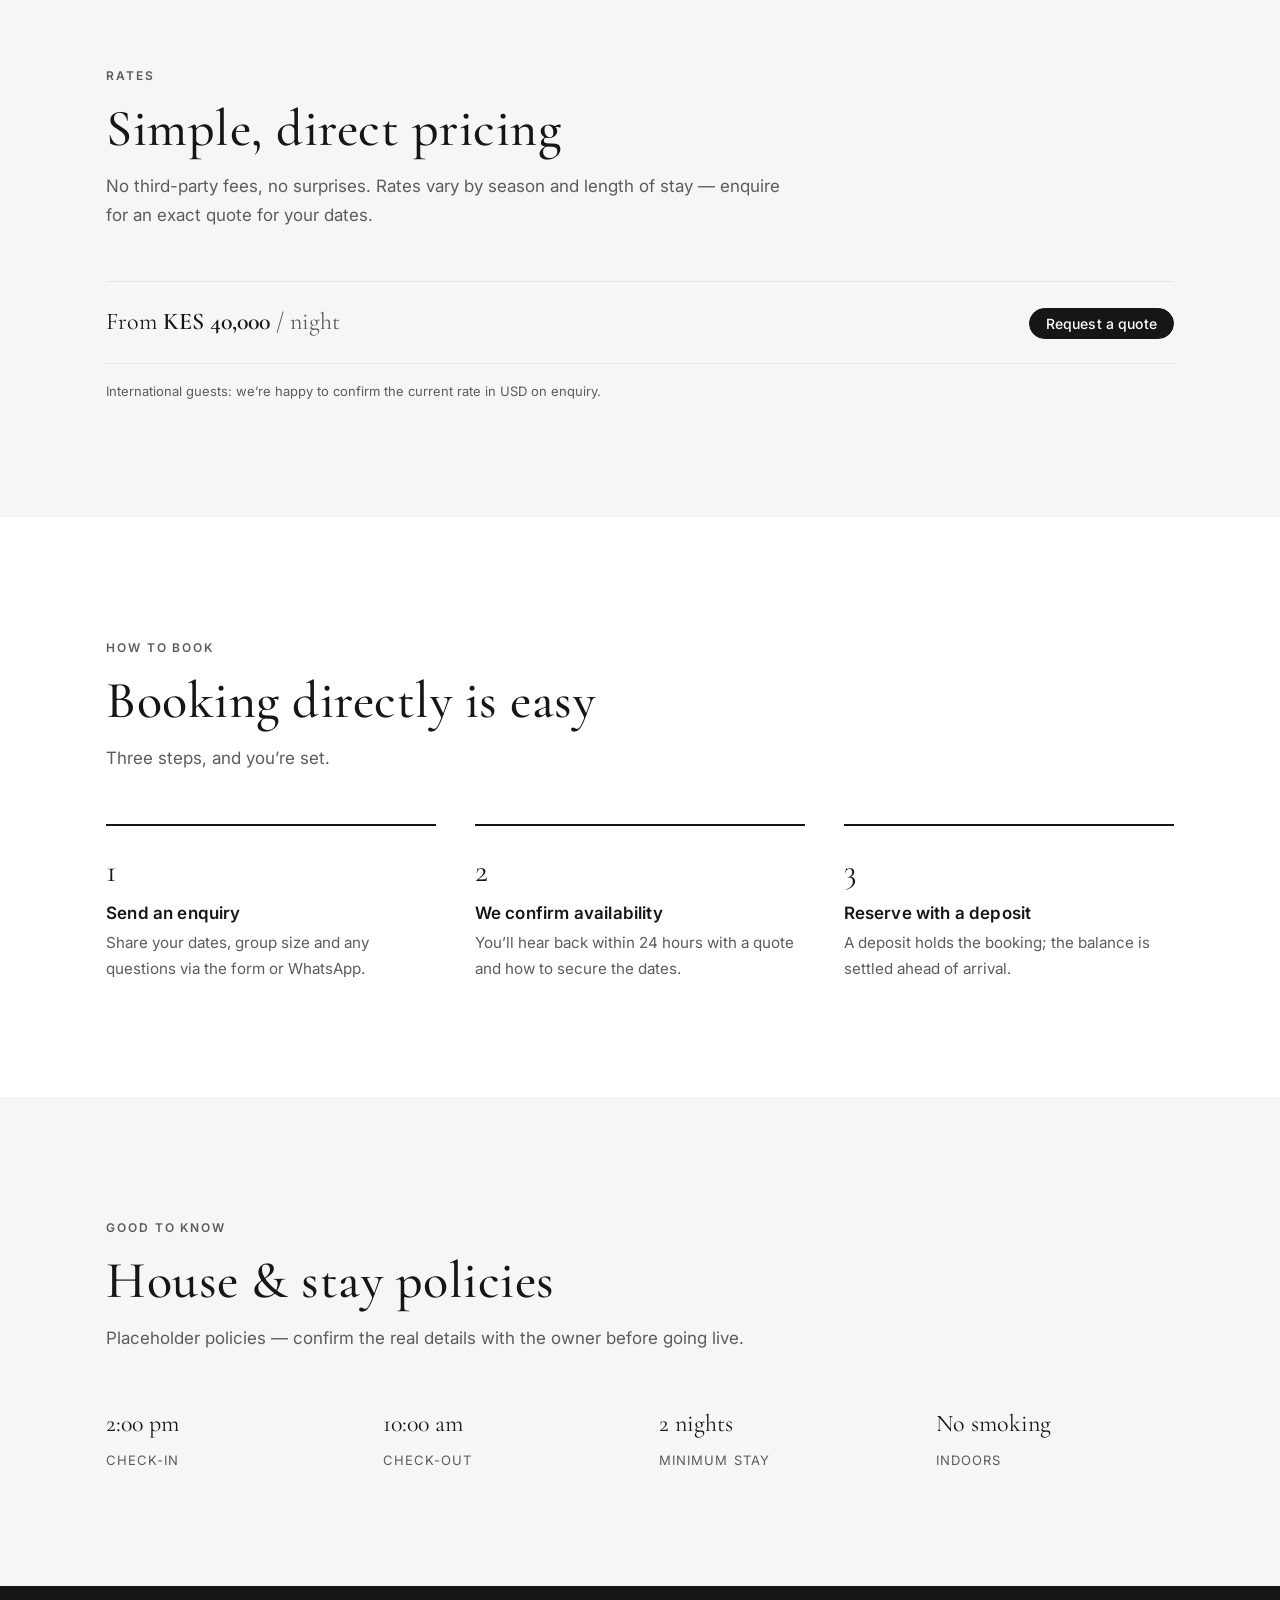
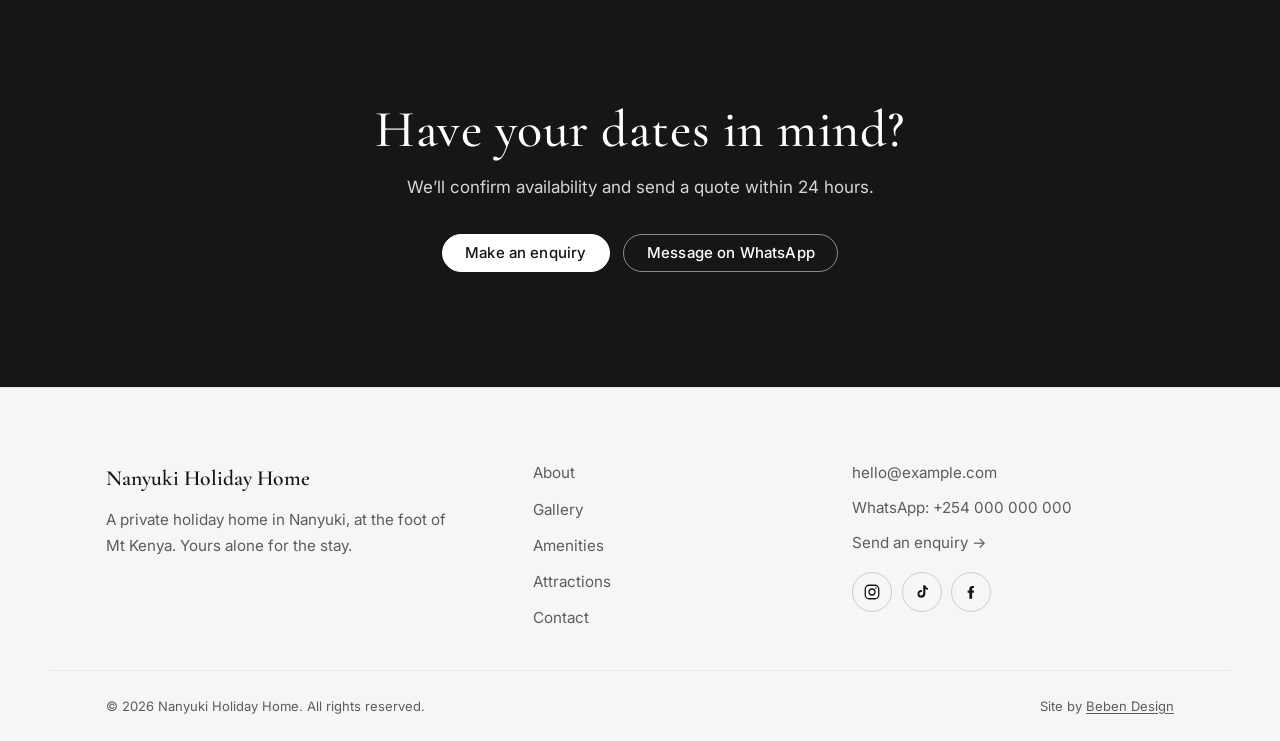
<file: about.html>
<!doctype html>
<html lang="en">
<head>
  <meta charset="utf-8">
  <meta name="viewport" content="width=device-width, initial-scale=1">
  <title>About the property — Nanyuki Holiday Home</title>
  <meta name="description" content="About Nanyuki Holiday Home — a spacious private house in Nanyuki, Kenya. Rates from KES 40,000/night, how to book directly, and house policies.">
  <link rel="canonical" href="https://REPLACE-WITH-DOMAIN/about.html">
  <meta property="og:type" content="website">
  <meta property="og:site_name" content="Nanyuki Holiday Home">
  <meta property="og:title" content="About the property — Nanyuki Holiday Home">
  <meta property="og:description" content="A spacious private house in Nanyuki, Kenya. Rates and direct booking.">
  <meta property="og:url" content="https://REPLACE-WITH-DOMAIN/about.html">
  <meta property="og:image" content="https://REPLACE-WITH-DOMAIN/assets/img/og-cover.jpg">
  <meta name="twitter:card" content="summary_large_image">
  <link rel="icon" href="assets/img/favicon.svg" type="image/svg+xml">
  <link rel="alternate icon" href="assets/img/favicon-32.png">
  <link rel="apple-touch-icon" href="assets/img/apple-touch-icon.png">
  <link rel="manifest" href="site.webmanifest">
  <meta name="theme-color" content="#ffffff">
  <link rel="preconnect" href="https://fonts.googleapis.com">
  <link rel="preconnect" href="https://fonts.gstatic.com" crossorigin>
  <link href="https://fonts.googleapis.com/css2?family=Cormorant+Garamond:ital,wght@0,400;0,500;0,600;1,500;1,600&family=Inter:wght@400;500;600&display=swap" rel="stylesheet">
  <link rel="stylesheet" href="assets/css/styles.css">
</head>
<body>
  <a class="skip-link" href="#main">Skip to content</a>

  <header class="site-header" id="siteHeader">
    <div class="container header-inner">
      <a class="brand" href="index.html">Nanyuki Holiday Home</a>
      <nav class="nav" id="primaryNav" aria-label="Primary">
        <a href="about.html" aria-current="page">About</a>
        <a href="gallery.html">Gallery</a>
        <a href="amenities.html">Amenities</a>
        <a href="attractions.html">Attractions</a>
        <a href="contact.html">Contact</a>
        <a class="btn btn--primary btn--sm nav-cta" href="contact.html#enquire">Enquire</a>
      </nav>
      <button class="hamburger" id="navToggle" aria-label="Open menu" aria-expanded="false" aria-controls="primaryNav">
        <span></span><span></span><span></span>
      </button>
    </div>
  </header>

  <main id="main">

    <!-- PAGE HEAD -->
    <section class="section section--tight">
      <div class="container">
        <span class="eyebrow reveal">About</span>
        <h1 class="reveal" style="margin-top:.5rem; max-width:16ch;">A home built for a Kenyan holiday</h1>
        <p class="lead reveal" style="margin-top:1rem;">Room to spread out, comforts that just work, and the mountain framed from the garden.</p>
      </div>
    </section>

    <!-- STORY SPLIT -->
    <section class="section" style="padding-top:0;">
      <div class="split">
        <div class="split-media reveal">
          <img src="assets/img/tv place.avif" alt="The living area opening onto the garden">
        </div>
        <div class="split-copy">
          <h2 class="reveal">The house</h2>
          <p class="reveal muted">Nanyuki Holiday Home is a spacious, modern property in one of Kenya’s most rewarding travel regions. The layout is generous and light — an open living area that flows to the garden, comfortable bedrooms, and quiet corners to read or work.</p>
          <p class="reveal muted">It was made for the rhythm of travel here: pre-dawn game drives, unhurried breakfasts, and evenings under a wide Laikipia sky. You take the whole place for your stay, with no shared spaces and no crowds.</p>
        </div>
      </div>
    </section>

    <section class="section" style="padding-top:0;">
      <div class="split split--reverse">
        <div class="split-media reveal">
          <img src="assets/img/fireplace.avif" alt="A quiet reading corner in the house">
        </div>
        <div class="split-copy">
          <h2 class="reveal">The setting</h2>
          <p class="reveal muted">Nanyuki sits on the equator at the base of Mt Kenya, the gateway to conservancies, forest trails and some of the country’s best wildlife. The town has everything you need close at hand, while the house stays private and calm.</p>
          <div class="btn-row reveal">
            <a class="btn btn--ghost" href="attractions.html">See what’s nearby</a>
          </div>
        </div>
      </div>
    </section>

    <!-- RATES -->
    <section class="section section--soft" id="rates">
      <div class="container">
        <div class="section-head">
          <span class="eyebrow reveal">Rates</span>
          <h2 class="reveal">Simple, direct pricing</h2>
          <p class="reveal muted">No third-party fees, no surprises. Rates vary by season and length of stay — enquire for an exact quote for your dates.</p>
        </div>
        <div class="rate-strip reveal" style="border-top:1px solid var(--line);">
          <p class="rate">From <b>KES 40,000</b> <span class="muted">/ night</span></p>
          <a class="btn btn--primary btn--sm" href="contact.html#enquire">Request a quote</a>
        </div>
        <p class="form-note reveal" style="margin-top:1rem;">International guests: we’re happy to confirm the current rate in USD on enquiry.</p>
      </div>
    </section>

    <!-- HOW TO BOOK -->
    <section class="section">
      <div class="container">
        <div class="section-head">
          <span class="eyebrow reveal">How to book</span>
          <h2 class="reveal">Booking directly is easy</h2>
          <p class="reveal muted">Three steps, and you’re set.</p>
        </div>
        <div class="steps" data-stagger>
          <div class="step reveal">
            <div class="num">1</div>
            <h3>Send an enquiry</h3>
            <p>Share your dates, group size and any questions via the form or WhatsApp.</p>
          </div>
          <div class="step reveal">
            <div class="num">2</div>
            <h3>We confirm availability</h3>
            <p>You’ll hear back within 24 hours with a quote and how to secure the dates.</p>
          </div>
          <div class="step reveal">
            <div class="num">3</div>
            <h3>Reserve with a deposit</h3>
            <p>A deposit holds the booking; the balance is settled ahead of arrival.</p>
          </div>
        </div>
      </div>
    </section>

    <!-- HOUSE RULES / POLICIES -->
    <section class="section section--soft">
      <div class="container">
        <div class="section-head">
          <span class="eyebrow reveal">Good to know</span>
          <h2 class="reveal">House &amp; stay policies</h2>
          <p class="reveal muted">Placeholder policies — confirm the real details with the owner before going live.</p>
        </div>
        <div class="facts" data-stagger style="row-gap:2rem;">
          <div class="fact reveal"><div class="n" style="font-size:1.5rem;">2:00 pm</div><div class="k">Check-in</div></div>
          <div class="fact reveal"><div class="n" style="font-size:1.5rem;">10:00 am</div><div class="k">Check-out</div></div>
          <div class="fact reveal"><div class="n" style="font-size:1.5rem;">2 nights</div><div class="k">Minimum stay</div></div>
          <div class="fact reveal"><div class="n" style="font-size:1.5rem;">No smoking</div><div class="k">Indoors</div></div>
        </div>
      </div>
    </section>

    <!-- CTA -->
    <section class="section cta-band">
      <div class="container">
        <h2 class="reveal">Have your dates in mind?</h2>
        <p class="reveal">We’ll confirm availability and send a quote within 24 hours.</p>
        <div class="btn-row reveal">
          <a class="btn btn--primary" href="contact.html#enquire">Make an enquiry</a>
          <a class="btn btn--ghost" href="https://wa.me/000000000000?text=Hi%2C%20I%27d%20like%20to%20enquire%20about%20a%20stay%20at%20Nanyuki%20Holiday%20Home" target="_blank" rel="noopener">Message on WhatsApp</a>
        </div>
      </div>
    </section>

  </main>

  <footer class="site-footer">
    <div class="container footer-grid">
      <div class="footer-brand">
        <p class="footer-logo">Nanyuki Holiday Home</p>
        <p class="muted">A private holiday home in Nanyuki, at the foot of Mt Kenya. Yours alone for the stay.</p>
      </div>
      <nav class="footer-nav" aria-label="Footer">
        <a href="about.html">About</a>
        <a href="gallery.html">Gallery</a>
        <a href="amenities.html">Amenities</a>
        <a href="attractions.html">Attractions</a>
        <a href="contact.html">Contact</a>
      </nav>
      <div class="footer-contact">
        <a href="mailto:hello@example.com">hello@example.com</a>
        <a href="https://wa.me/000000000000" target="_blank" rel="noopener">WhatsApp: +254 000 000 000</a>
        <a href="contact.html#enquire">Send an enquiry →</a>
        <div class="socials">
          <a href="#" aria-label="Instagram" target="_blank" rel="noopener">
            <svg viewBox="0 0 24 24" fill="none" stroke="currentColor" stroke-width="1.7"><rect x="3" y="3" width="18" height="18" rx="5"/><circle cx="12" cy="12" r="4"/><circle cx="17.3" cy="6.7" r="1.1" fill="currentColor" stroke="none"/></svg>
          </a>
          <a href="#" aria-label="TikTok" target="_blank" rel="noopener">
            <svg viewBox="0 0 24 24" fill="currentColor"><path d="M16.5 3c.3 1.9 1.4 3.4 3.5 3.6v2.4c-1.2 0-2.4-.4-3.5-1.1v6.3c0 3.2-2.6 5.3-5.4 5.3A5.3 5.3 0 0 1 6 14.2c.1-2.7 2.3-4.8 5-4.8.3 0 .6 0 .9.1v2.6c-.3-.1-.6-.2-.9-.2-1.4 0-2.5 1-2.5 2.4 0 1.4 1.1 2.4 2.5 2.4 1.5 0 2.6-1.1 2.6-2.9V3h2.9z"/></svg>
          </a>
          <a href="#" aria-label="Facebook" target="_blank" rel="noopener">
            <svg viewBox="0 0 24 24" fill="currentColor"><path d="M13.5 21v-8h2.2l.4-3H13.5V8.1c0-.9.3-1.5 1.6-1.5H16V4a20 20 0 0 0-2.3-.1c-2.3 0-3.9 1.4-3.9 4v2H7.5v3h2.3v8h3.7z"/></svg>
          </a>
        </div>
      </div>
    </div>
    <div class="container footer-base">
      <p>© <span id="year">2026</span> Nanyuki Holiday Home. All rights reserved.</p>
      <p>Site by <a href="#">Beben Design</a></p>
    </div>
  </footer>

  <script src="assets/js/main.js" defer></script>
</body>
</html>
</file>
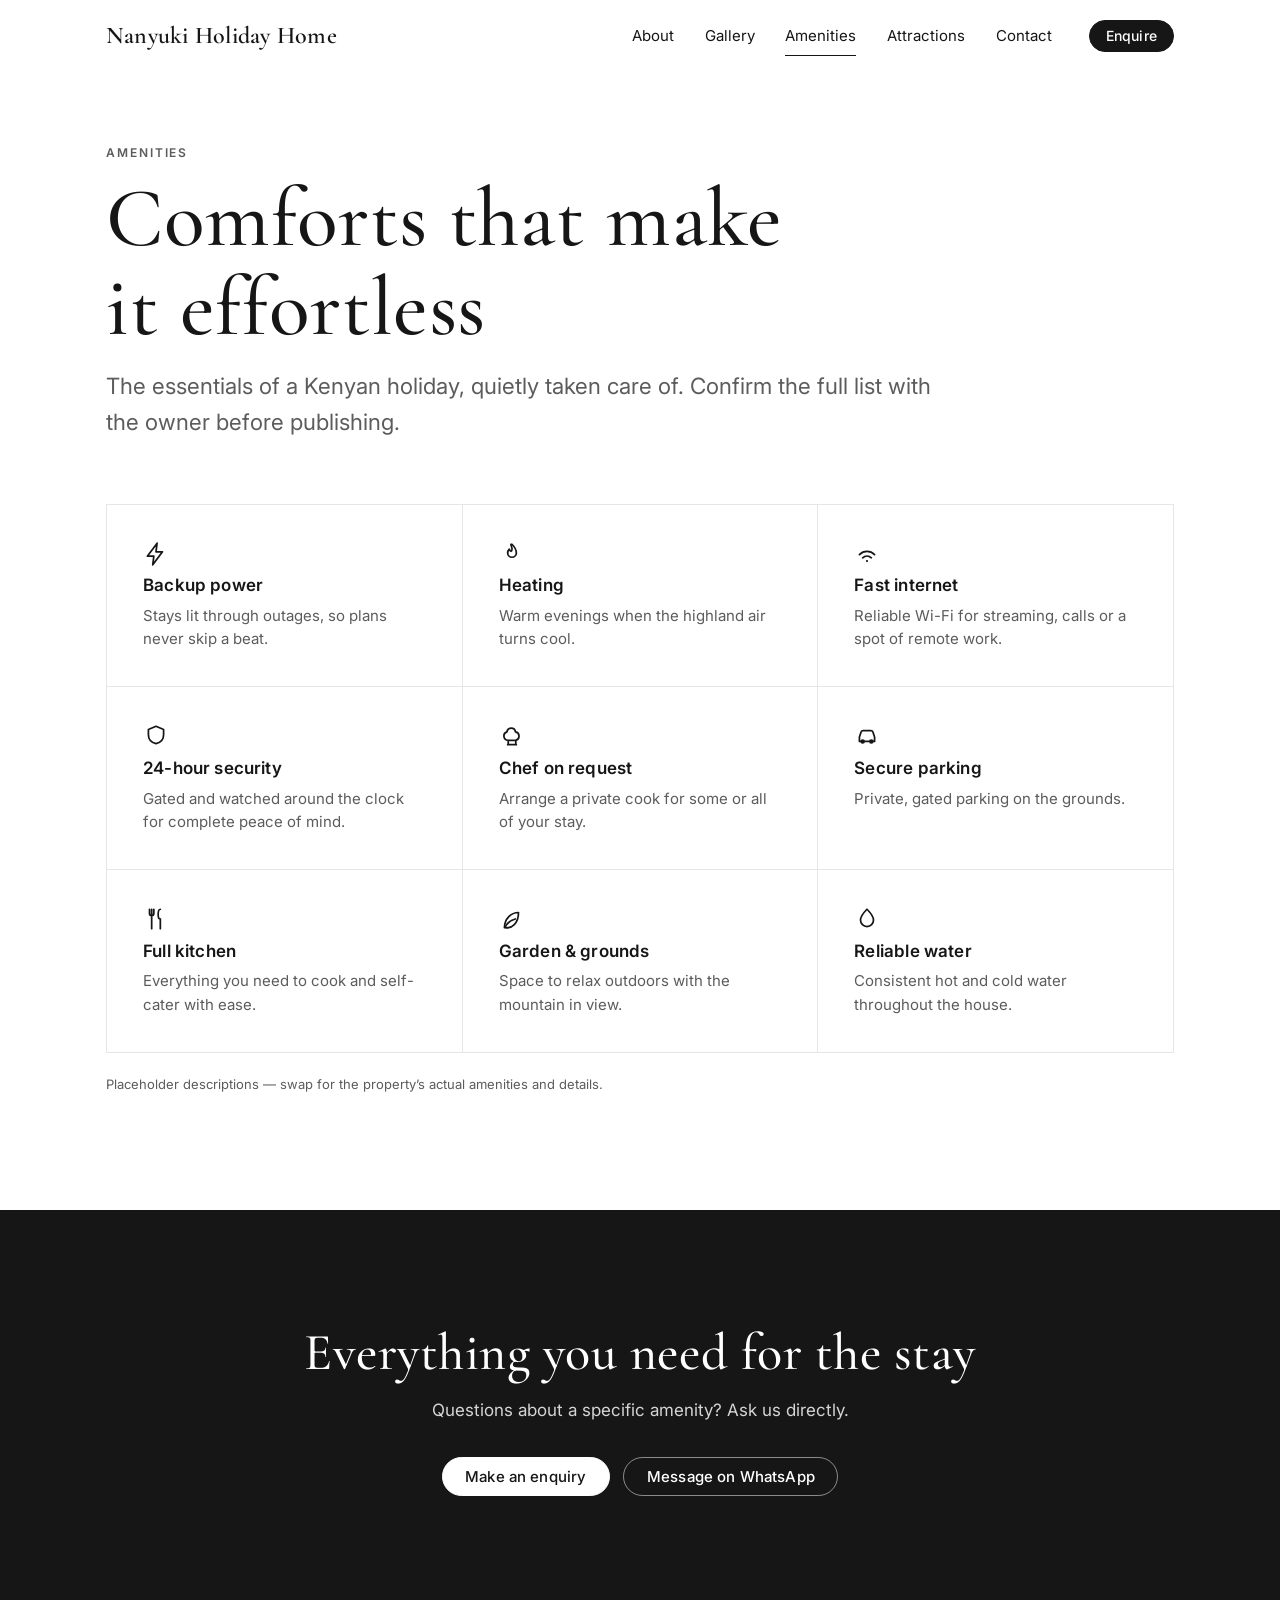
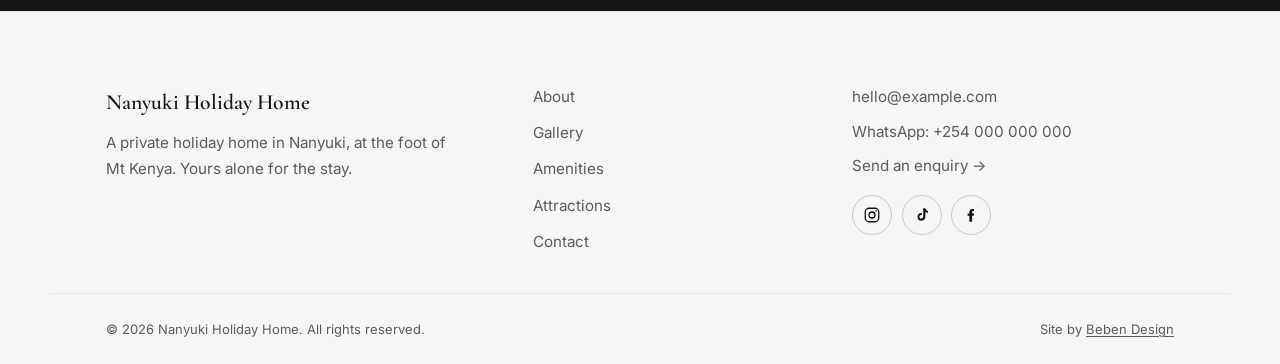
<file: amenities.html>
<!doctype html>
<html lang="en">
<head>
  <meta charset="utf-8">
  <meta name="viewport" content="width=device-width, initial-scale=1">
  <title>Amenities — Nanyuki Holiday Home</title>
  <meta name="description" content="Amenities at Nanyuki Holiday Home: backup power, heating, fast internet, 24-hour security, chef on request, secure parking and more.">
  <link rel="canonical" href="https://REPLACE-WITH-DOMAIN/amenities.html">
  <meta property="og:type" content="website">
  <meta property="og:site_name" content="Nanyuki Holiday Home">
  <meta property="og:title" content="Amenities — Nanyuki Holiday Home">
  <meta property="og:description" content="Backup power, heating, fast internet, security, chef on request and more.">
  <meta property="og:url" content="https://REPLACE-WITH-DOMAIN/amenities.html">
  <meta property="og:image" content="https://REPLACE-WITH-DOMAIN/assets/img/og-cover.jpg">
  <meta name="twitter:card" content="summary_large_image">
  <link rel="icon" href="assets/img/favicon.svg" type="image/svg+xml">
  <link rel="alternate icon" href="assets/img/favicon-32.png">
  <link rel="apple-touch-icon" href="assets/img/apple-touch-icon.png">
  <link rel="manifest" href="site.webmanifest">
  <meta name="theme-color" content="#ffffff">
  <link rel="preconnect" href="https://fonts.googleapis.com">
  <link rel="preconnect" href="https://fonts.gstatic.com" crossorigin>
  <link href="https://fonts.googleapis.com/css2?family=Cormorant+Garamond:ital,wght@0,400;0,500;0,600;1,500;1,600&family=Inter:wght@400;500;600&display=swap" rel="stylesheet">
  <link rel="stylesheet" href="assets/css/styles.css">
</head>
<body>
  <a class="skip-link" href="#main">Skip to content</a>

  <header class="site-header" id="siteHeader">
    <div class="container header-inner">
      <a class="brand" href="index.html">Nanyuki Holiday Home</a>
      <nav class="nav" id="primaryNav" aria-label="Primary">
        <a href="about.html">About</a>
        <a href="gallery.html">Gallery</a>
        <a href="amenities.html" aria-current="page">Amenities</a>
        <a href="attractions.html">Attractions</a>
        <a href="contact.html">Contact</a>
        <a class="btn btn--primary btn--sm nav-cta" href="contact.html#enquire">Enquire</a>
      </nav>
      <button class="hamburger" id="navToggle" aria-label="Open menu" aria-expanded="false" aria-controls="primaryNav">
        <span></span><span></span><span></span>
      </button>
    </div>
  </header>

  <main id="main">

    <section class="section section--tight">
      <div class="container">
        <span class="eyebrow reveal">Amenities</span>
        <h1 class="reveal" style="margin-top:.5rem; max-width:18ch;">Comforts that make it effortless</h1>
        <p class="lead reveal" style="margin-top:1rem;">The essentials of a Kenyan holiday, quietly taken care of. Confirm the full list with the owner before publishing.</p>
      </div>
    </section>

    <section class="section" style="padding-top:0;">
      <div class="container">
        <div class="amenity-grid" data-stagger>

          <div class="amenity reveal">
            <span class="ico"><svg viewBox="0 0 24 24" fill="none" stroke="currentColor" stroke-width="1.6" stroke-linejoin="round"><path d="M13 2 4 14h6l-1 8 9-12h-6z"/></svg></span>
            <h3>Backup power</h3>
            <p>Stays lit through outages, so plans never skip a beat.</p>
          </div>

          <div class="amenity reveal">
            <span class="ico"><svg viewBox="0 0 24 24" fill="none" stroke="currentColor" stroke-width="1.6" stroke-linejoin="round"><path d="M12 3c3 3 4 5 4 8a4 4 0 0 1-8 0c0-1.5.5-2.5 1.5-3.5.3 1.5 1.5 2 1.5 2 1 0 1-1.5 1-2.5s-1-3-1-4z"/></svg></span>
            <h3>Heating</h3>
            <p>Warm evenings when the highland air turns cool.</p>
          </div>

          <div class="amenity reveal">
            <span class="ico"><svg viewBox="0 0 24 24" fill="none" stroke="currentColor" stroke-width="1.6" stroke-linecap="round"><path d="M5 12.5a10 10 0 0 1 14 0"/><path d="M8 15.5a6 6 0 0 1 8 0"/><circle cx="12" cy="18.5" r="1" fill="currentColor" stroke="none"/></svg></span>
            <h3>Fast internet</h3>
            <p>Reliable Wi-Fi for streaming, calls or a spot of remote work.</p>
          </div>

          <div class="amenity reveal">
            <span class="ico"><svg viewBox="0 0 24 24" fill="none" stroke="currentColor" stroke-width="1.6" stroke-linejoin="round"><path d="M12 3 5 6v5c0 4 3 7 7 8 4-1 7-4 7-8V6z"/></svg></span>
            <h3>24-hour security</h3>
            <p>Gated and watched around the clock for complete peace of mind.</p>
          </div>

          <div class="amenity reveal">
            <span class="ico"><svg viewBox="0 0 24 24" fill="none" stroke="currentColor" stroke-width="1.6" stroke-linecap="round" stroke-linejoin="round"><path d="M8 20h8M8.5 20v-4M15.5 20v-4M8.5 16a4 4 0 0 1-1.2-7.8 4 4 0 0 1 7.9 0A4 4 0 0 1 15.5 16z"/></svg></span>
            <h3>Chef on request</h3>
            <p>Arrange a private cook for some or all of your stay.</p>
          </div>

          <div class="amenity reveal">
            <span class="ico"><svg viewBox="0 0 24 24" fill="none" stroke="currentColor" stroke-width="1.6" stroke-linecap="round" stroke-linejoin="round"><path d="M5 13l1.4-4.2A2 2 0 0 1 8.3 7h7.4a2 2 0 0 1 1.9 1.8L19 13v4H5z"/><circle cx="8" cy="17" r="1.3"/><circle cx="16" cy="17" r="1.3"/></svg></span>
            <h3>Secure parking</h3>
            <p>Private, gated parking on the grounds.</p>
          </div>

          <div class="amenity reveal">
            <span class="ico"><svg viewBox="0 0 24 24" fill="none" stroke="currentColor" stroke-width="1.6" stroke-linecap="round"><path d="M8 3v7M6 3v4a2 2 0 0 0 4 0V3M8 10v11M16 3c-1.5 0-2 2-2 5s.5 4 2 4v9"/></svg></span>
            <h3>Full kitchen</h3>
            <p>Everything you need to cook and self-cater with ease.</p>
          </div>

          <div class="amenity reveal">
            <span class="ico"><svg viewBox="0 0 24 24" fill="none" stroke="currentColor" stroke-width="1.6" stroke-linecap="round" stroke-linejoin="round"><path d="M5 20c7 1 13-4 13-14C11 6 5 12 5 20z"/><path d="M6 19c2-4 5-6 9-7"/></svg></span>
            <h3>Garden &amp; grounds</h3>
            <p>Space to relax outdoors with the mountain in view.</p>
          </div>

          <div class="amenity reveal">
            <span class="ico"><svg viewBox="0 0 24 24" fill="none" stroke="currentColor" stroke-width="1.6" stroke-linejoin="round"><path d="M12 3s6 6 6 10a6 6 0 0 1-12 0c0-4 6-10 6-10z"/></svg></span>
            <h3>Reliable water</h3>
            <p>Consistent hot and cold water throughout the house.</p>
          </div>

        </div>
        <p class="form-note reveal" style="margin-top:1.25rem;">Placeholder descriptions — swap for the property’s actual amenities and details.</p>
      </div>
    </section>

    <section class="section cta-band">
      <div class="container">
        <h2 class="reveal">Everything you need for the stay</h2>
        <p class="reveal">Questions about a specific amenity? Ask us directly.</p>
        <div class="btn-row reveal">
          <a class="btn btn--primary" href="contact.html#enquire">Make an enquiry</a>
          <a class="btn btn--ghost" href="https://wa.me/000000000000?text=Hi%2C%20I%27d%20like%20to%20enquire%20about%20a%20stay%20at%20Nanyuki%20Holiday%20Home" target="_blank" rel="noopener">Message on WhatsApp</a>
        </div>
      </div>
    </section>

  </main>

  <footer class="site-footer">
    <div class="container footer-grid">
      <div class="footer-brand">
        <p class="footer-logo">Nanyuki Holiday Home</p>
        <p class="muted">A private holiday home in Nanyuki, at the foot of Mt Kenya. Yours alone for the stay.</p>
      </div>
      <nav class="footer-nav" aria-label="Footer">
        <a href="about.html">About</a>
        <a href="gallery.html">Gallery</a>
        <a href="amenities.html">Amenities</a>
        <a href="attractions.html">Attractions</a>
        <a href="contact.html">Contact</a>
      </nav>
      <div class="footer-contact">
        <a href="mailto:hello@example.com">hello@example.com</a>
        <a href="https://wa.me/000000000000" target="_blank" rel="noopener">WhatsApp: +254 000 000 000</a>
        <a href="contact.html#enquire">Send an enquiry →</a>
        <div class="socials">
          <a href="#" aria-label="Instagram" target="_blank" rel="noopener">
            <svg viewBox="0 0 24 24" fill="none" stroke="currentColor" stroke-width="1.7"><rect x="3" y="3" width="18" height="18" rx="5"/><circle cx="12" cy="12" r="4"/><circle cx="17.3" cy="6.7" r="1.1" fill="currentColor" stroke="none"/></svg>
          </a>
          <a href="#" aria-label="TikTok" target="_blank" rel="noopener">
            <svg viewBox="0 0 24 24" fill="currentColor"><path d="M16.5 3c.3 1.9 1.4 3.4 3.5 3.6v2.4c-1.2 0-2.4-.4-3.5-1.1v6.3c0 3.2-2.6 5.3-5.4 5.3A5.3 5.3 0 0 1 6 14.2c.1-2.7 2.3-4.8 5-4.8.3 0 .6 0 .9.1v2.6c-.3-.1-.6-.2-.9-.2-1.4 0-2.5 1-2.5 2.4 0 1.4 1.1 2.4 2.5 2.4 1.5 0 2.6-1.1 2.6-2.9V3h2.9z"/></svg>
          </a>
          <a href="#" aria-label="Facebook" target="_blank" rel="noopener">
            <svg viewBox="0 0 24 24" fill="currentColor"><path d="M13.5 21v-8h2.2l.4-3H13.5V8.1c0-.9.3-1.5 1.6-1.5H16V4a20 20 0 0 0-2.3-.1c-2.3 0-3.9 1.4-3.9 4v2H7.5v3h2.3v8h3.7z"/></svg>
          </a>
        </div>
      </div>
    </div>
    <div class="container footer-base">
      <p>© <span id="year">2026</span> Nanyuki Holiday Home. All rights reserved.</p>
      <p>Site by <a href="#">Beben Design</a></p>
    </div>
  </footer>

  <script src="assets/js/main.js" defer></script>
</body>
</html>
</file>
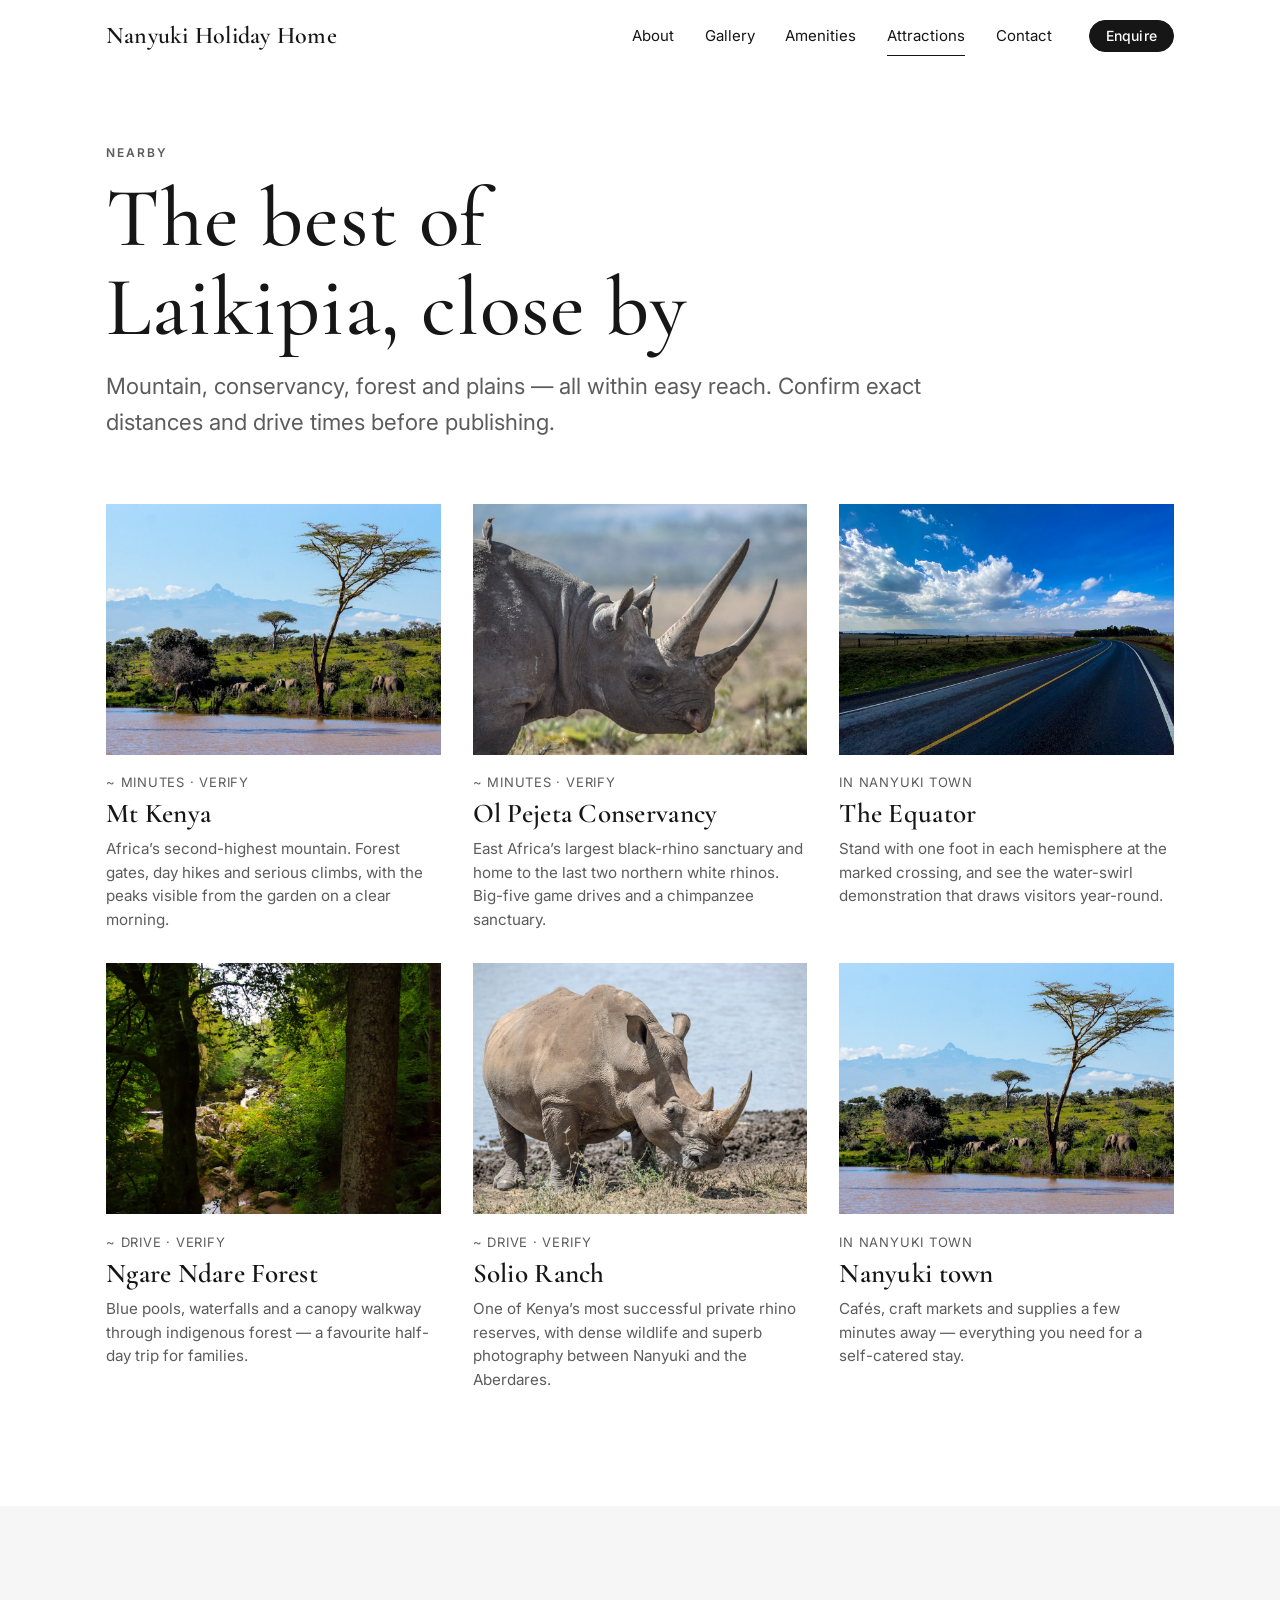
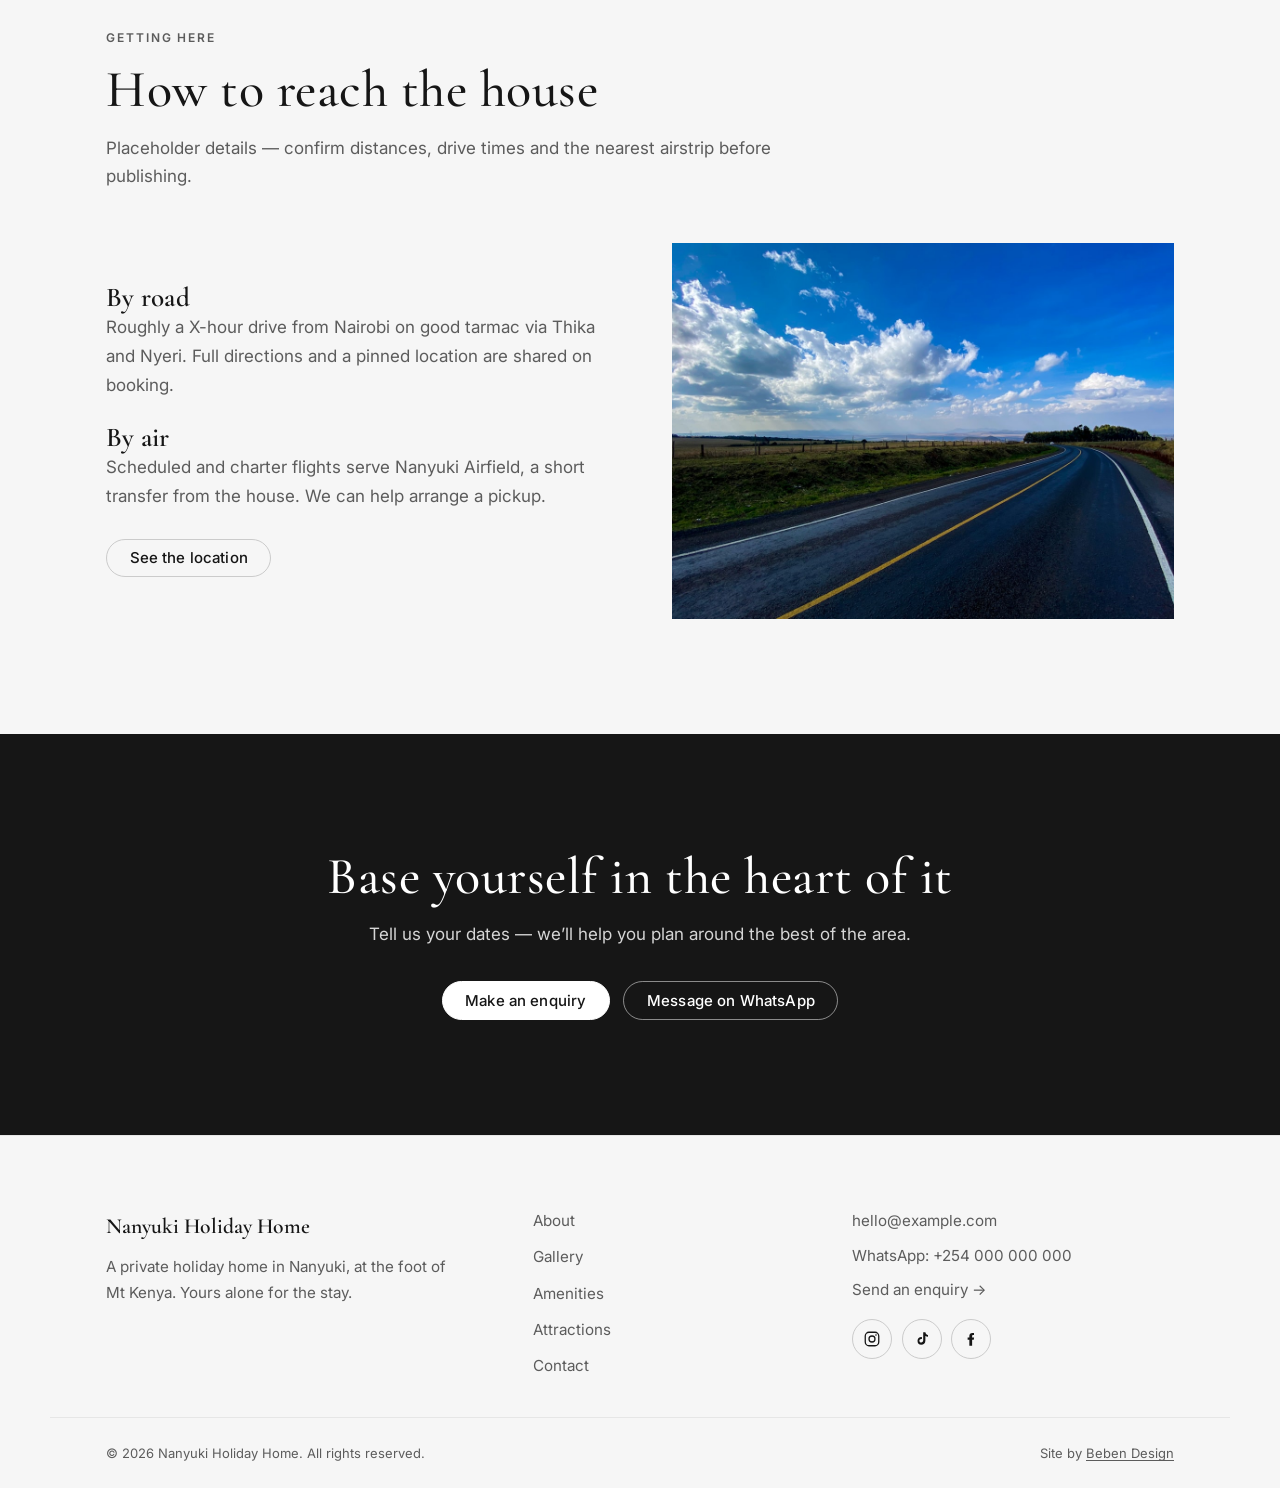
<file: attractions.html>
<!doctype html>
<html lang="en">
<head>
  <meta charset="utf-8">
  <meta name="viewport" content="width=device-width, initial-scale=1">
  <title>Nearby attractions — Nanyuki Holiday Home</title>
  <meta name="description" content="What's near Nanyuki Holiday Home: Mt Kenya, Ol Pejeta Conservancy, the Equator, Ngare Ndare Forest and Solio Ranch — plus how to get here.">
  <link rel="canonical" href="https://REPLACE-WITH-DOMAIN/attractions.html">
  <meta property="og:type" content="website">
  <meta property="og:site_name" content="Nanyuki Holiday Home">
  <meta property="og:title" content="Nearby attractions — Nanyuki Holiday Home">
  <meta property="og:description" content="Mt Kenya, Ol Pejeta, the Equator and more, minutes away.">
  <meta property="og:url" content="https://REPLACE-WITH-DOMAIN/attractions.html">
  <meta property="og:image" content="https://REPLACE-WITH-DOMAIN/assets/img/og-cover.jpg">
  <meta name="twitter:card" content="summary_large_image">
  <link rel="icon" href="assets/img/favicon.svg" type="image/svg+xml">
  <link rel="alternate icon" href="assets/img/favicon-32.png">
  <link rel="apple-touch-icon" href="assets/img/apple-touch-icon.png">
  <link rel="manifest" href="site.webmanifest">
  <meta name="theme-color" content="#ffffff">
  <link rel="preconnect" href="https://fonts.googleapis.com">
  <link rel="preconnect" href="https://fonts.gstatic.com" crossorigin>
  <link href="https://fonts.googleapis.com/css2?family=Cormorant+Garamond:ital,wght@0,400;0,500;0,600;1,500;1,600&family=Inter:wght@400;500;600&display=swap" rel="stylesheet">
  <link rel="stylesheet" href="assets/css/styles.css">
</head>
<body>
  <a class="skip-link" href="#main">Skip to content</a>

  <header class="site-header" id="siteHeader">
    <div class="container header-inner">
      <a class="brand" href="index.html">Nanyuki Holiday Home</a>
      <nav class="nav" id="primaryNav" aria-label="Primary">
        <a href="about.html">About</a>
        <a href="gallery.html">Gallery</a>
        <a href="amenities.html">Amenities</a>
        <a href="attractions.html" aria-current="page">Attractions</a>
        <a href="contact.html">Contact</a>
        <a class="btn btn--primary btn--sm nav-cta" href="contact.html#enquire">Enquire</a>
      </nav>
      <button class="hamburger" id="navToggle" aria-label="Open menu" aria-expanded="false" aria-controls="primaryNav">
        <span></span><span></span><span></span>
      </button>
    </div>
  </header>

  <main id="main">

    <section class="section section--tight">
      <div class="container">
        <span class="eyebrow reveal">Nearby</span>
        <h1 class="reveal" style="margin-top:.5rem; max-width:16ch;">The best of Laikipia, close by</h1>
        <p class="lead reveal" style="margin-top:1rem;">Mountain, conservancy, forest and plains — all within easy reach. Confirm exact distances and drive times before publishing.</p>
      </div>
    </section>

    <section class="section" style="padding-top:0;">
      <div class="container">
        <div class="card-grid" data-stagger>

          <article class="card reveal">
            <div class="card-media"><img src="assets/img/attr-mtkenya.jpg" alt="Mt Kenya"></div>
            <div class="card-body">
              <p class="meta">~ minutes · verify</p>
              <h3>Mt Kenya</h3>
              <p>Africa’s second-highest mountain. Forest gates, day hikes and serious climbs, with the peaks visible from the garden on a clear morning.</p>
            </div>
          </article>

          <article class="card reveal">
            <div class="card-media"><img src="assets/img/attr-olpejeta.jpg" alt="Ol Pejeta Conservancy"></div>
            <div class="card-body">
              <p class="meta">~ minutes · verify</p>
              <h3>Ol Pejeta Conservancy</h3>
              <p>East Africa’s largest black-rhino sanctuary and home to the last two northern white rhinos. Big-five game drives and a chimpanzee sanctuary.</p>
            </div>
          </article>

          <article class="card reveal">
            <div class="card-media"><img src="assets/img/attr-equator.jpg" alt="The Equator crossing at Nanyuki"></div>
            <div class="card-body">
              <p class="meta">In Nanyuki town</p>
              <h3>The Equator</h3>
              <p>Stand with one foot in each hemisphere at the marked crossing, and see the water-swirl demonstration that draws visitors year-round.</p>
            </div>
          </article>

          <article class="card reveal">
            <div class="card-media"><img src="assets/img/attr-ngare.jpg" alt="Ngare Ndare Forest"></div>
            <div class="card-body">
              <p class="meta">~ drive · verify</p>
              <h3>Ngare Ndare Forest</h3>
              <p>Blue pools, waterfalls and a canopy walkway through indigenous forest — a favourite half-day trip for families.</p>
            </div>
          </article>

          <article class="card reveal">
            <div class="card-media"><img src="assets/img/attr-solio.jpg" alt="Solio Ranch"></div>
            <div class="card-body">
              <p class="meta">~ drive · verify</p>
              <h3>Solio Ranch</h3>
              <p>One of Kenya’s most successful private rhino reserves, with dense wildlife and superb photography between Nanyuki and the Aberdares.</p>
            </div>
          </article>

          <article class="card reveal">
            <div class="card-media"><img src="assets/img/attr-mtkenya.jpg" alt="Mt Kenya foothills and local markets"></div>
            <div class="card-body">
              <p class="meta">In Nanyuki town</p>
              <h3>Nanyuki town</h3>
              <p>Cafés, craft markets and supplies a few minutes away — everything you need for a self-catered stay.</p>
            </div>
          </article>

        </div>
      </div>
    </section>

    <!-- GETTING HERE -->
    <section class="section section--soft">
      <div class="container">
        <div class="section-head">
          <span class="eyebrow reveal">Getting here</span>
          <h2 class="reveal">How to reach the house</h2>
          <p class="reveal muted">Placeholder details — confirm distances, drive times and the nearest airstrip before publishing.</p>
        </div>
        <div class="split">
          <div class="split-copy">
            <h3 class="reveal" style="font-family:var(--font-display); font-weight:600;">By road</h3>
            <p class="reveal muted">Roughly a X-hour drive from Nairobi on good tarmac via Thika and Nyeri. Full directions and a pinned location are shared on booking.</p>
            <h3 class="reveal" style="font-family:var(--font-display); font-weight:600; margin-top:1.5rem;">By air</h3>
            <p class="reveal muted">Scheduled and charter flights serve Nanyuki Airfield, a short transfer from the house. We can help arrange a pickup.</p>
            <div class="btn-row reveal">
              <a class="btn btn--ghost" href="contact.html#map">See the location</a>
            </div>
          </div>
          <div class="split-media reveal">
            <img src="assets/img/attr-equator.jpg" alt="The road toward Nanyuki with Mt Kenya beyond">
          </div>
        </div>
      </div>
    </section>

    <section class="section cta-band">
      <div class="container">
        <h2 class="reveal">Base yourself in the heart of it</h2>
        <p class="reveal">Tell us your dates — we’ll help you plan around the best of the area.</p>
        <div class="btn-row reveal">
          <a class="btn btn--primary" href="contact.html#enquire">Make an enquiry</a>
          <a class="btn btn--ghost" href="https://wa.me/000000000000?text=Hi%2C%20I%27d%20like%20to%20enquire%20about%20a%20stay%20at%20Nanyuki%20Holiday%20Home" target="_blank" rel="noopener">Message on WhatsApp</a>
        </div>
      </div>
    </section>

  </main>

  <footer class="site-footer">
    <div class="container footer-grid">
      <div class="footer-brand">
        <p class="footer-logo">Nanyuki Holiday Home</p>
        <p class="muted">A private holiday home in Nanyuki, at the foot of Mt Kenya. Yours alone for the stay.</p>
      </div>
      <nav class="footer-nav" aria-label="Footer">
        <a href="about.html">About</a>
        <a href="gallery.html">Gallery</a>
        <a href="amenities.html">Amenities</a>
        <a href="attractions.html">Attractions</a>
        <a href="contact.html">Contact</a>
      </nav>
      <div class="footer-contact">
        <a href="mailto:hello@example.com">hello@example.com</a>
        <a href="https://wa.me/000000000000" target="_blank" rel="noopener">WhatsApp: +254 000 000 000</a>
        <a href="contact.html#enquire">Send an enquiry →</a>
        <div class="socials">
          <a href="#" aria-label="Instagram" target="_blank" rel="noopener">
            <svg viewBox="0 0 24 24" fill="none" stroke="currentColor" stroke-width="1.7"><rect x="3" y="3" width="18" height="18" rx="5"/><circle cx="12" cy="12" r="4"/><circle cx="17.3" cy="6.7" r="1.1" fill="currentColor" stroke="none"/></svg>
          </a>
          <a href="#" aria-label="TikTok" target="_blank" rel="noopener">
            <svg viewBox="0 0 24 24" fill="currentColor"><path d="M16.5 3c.3 1.9 1.4 3.4 3.5 3.6v2.4c-1.2 0-2.4-.4-3.5-1.1v6.3c0 3.2-2.6 5.3-5.4 5.3A5.3 5.3 0 0 1 6 14.2c.1-2.7 2.3-4.8 5-4.8.3 0 .6 0 .9.1v2.6c-.3-.1-.6-.2-.9-.2-1.4 0-2.5 1-2.5 2.4 0 1.4 1.1 2.4 2.5 2.4 1.5 0 2.6-1.1 2.6-2.9V3h2.9z"/></svg>
          </a>
          <a href="#" aria-label="Facebook" target="_blank" rel="noopener">
            <svg viewBox="0 0 24 24" fill="currentColor"><path d="M13.5 21v-8h2.2l.4-3H13.5V8.1c0-.9.3-1.5 1.6-1.5H16V4a20 20 0 0 0-2.3-.1c-2.3 0-3.9 1.4-3.9 4v2H7.5v3h2.3v8h3.7z"/></svg>
          </a>
        </div>
      </div>
    </div>
    <div class="container footer-base">
      <p>© <span id="year">2026</span> Nanyuki Holiday Home. All rights reserved.</p>
      <p>Site by <a href="#">Beben Design</a></p>
    </div>
  </footer>

  <script src="assets/js/main.js" defer></script>
</body>
</html>
</file>
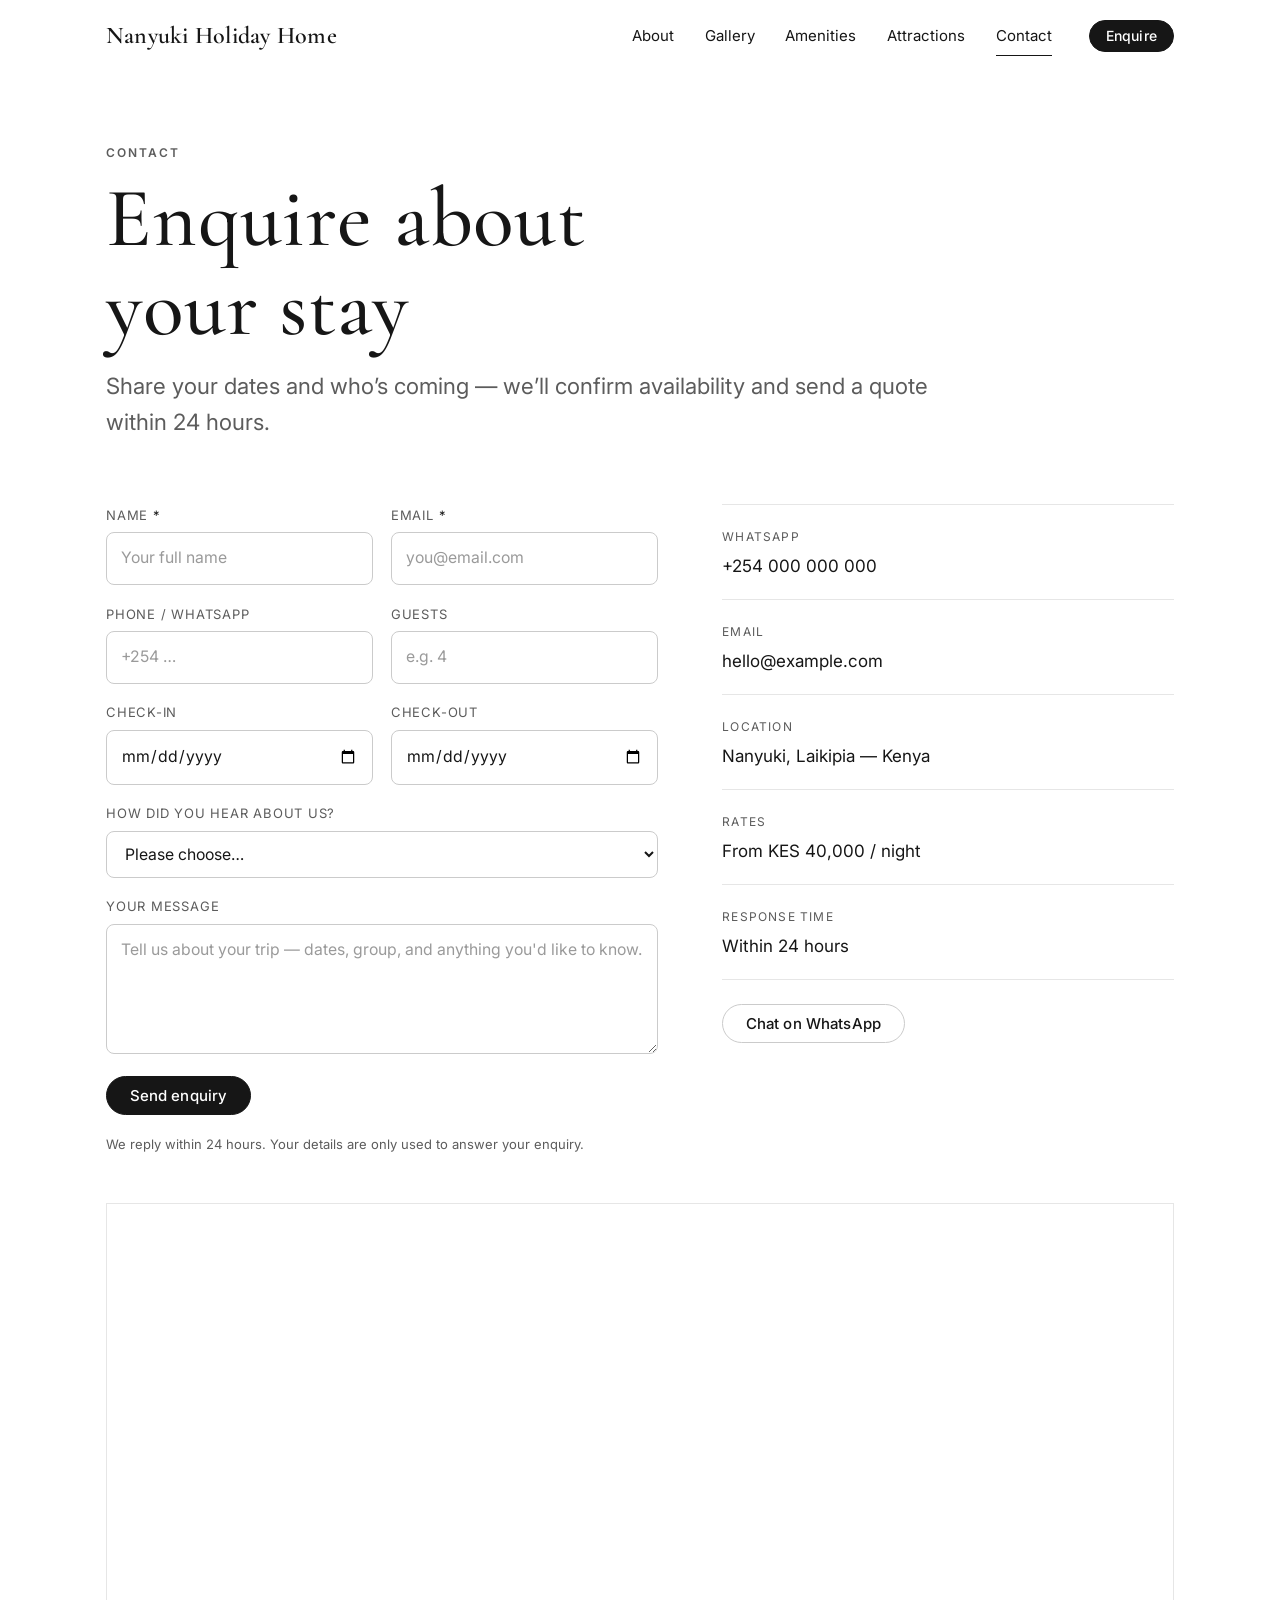
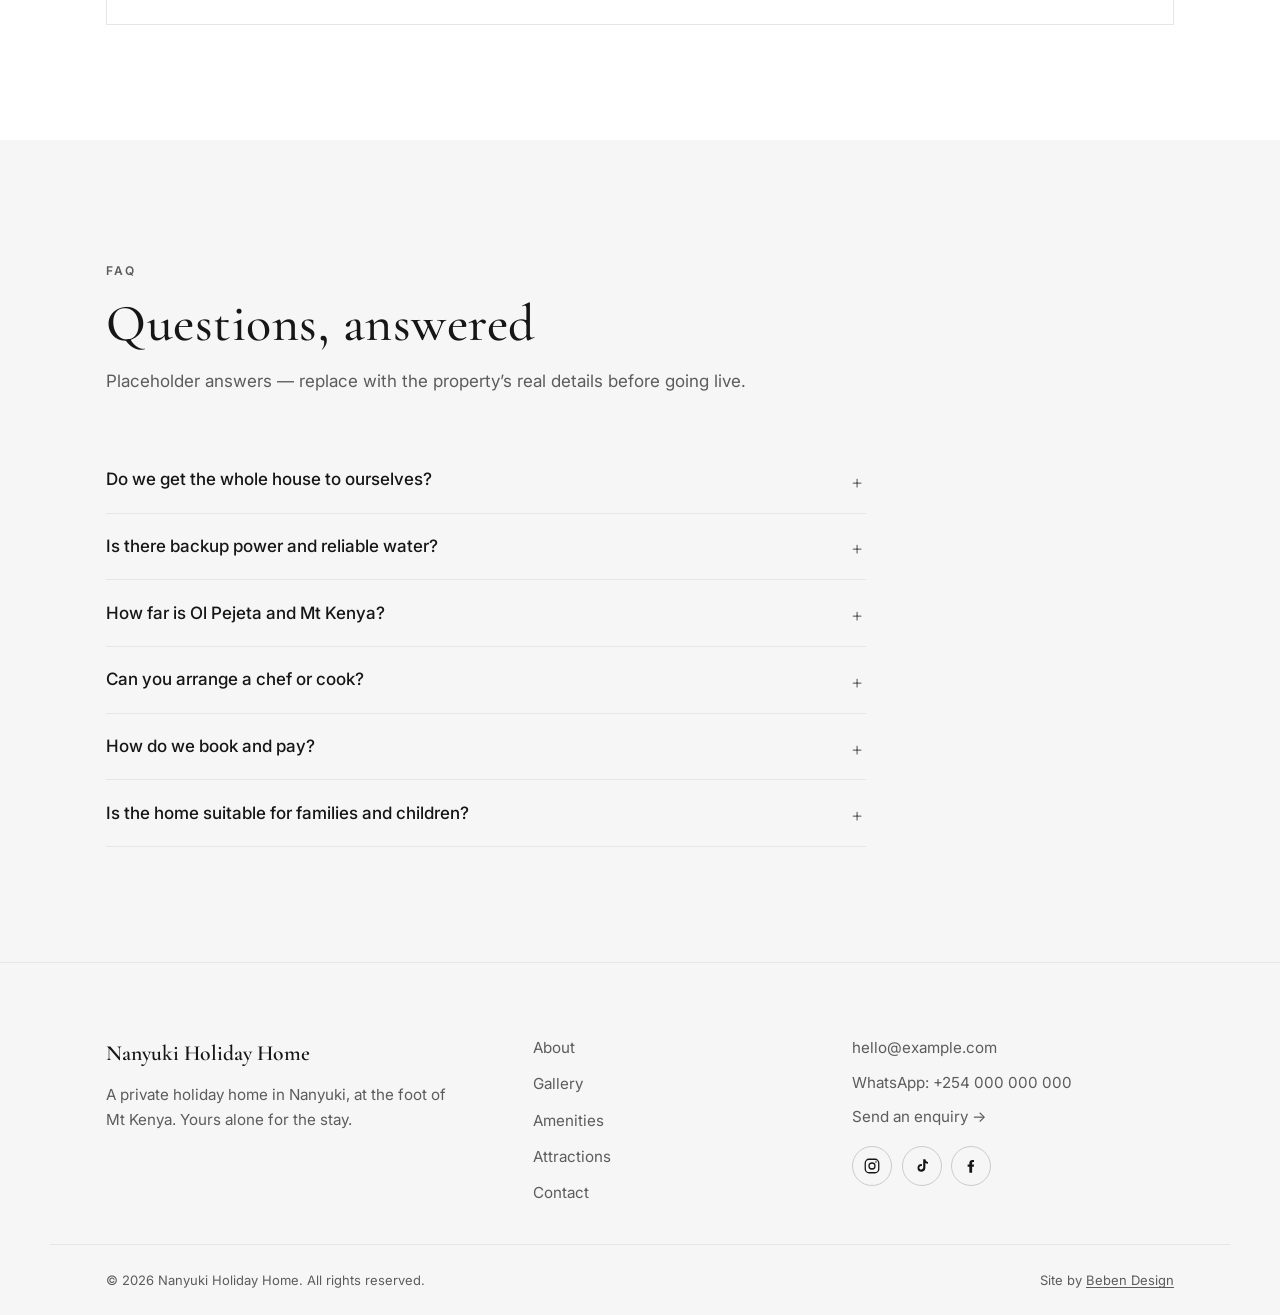
<file: contact.html>
<!doctype html>
<html lang="en">
<head>
  <meta charset="utf-8">
  <meta name="viewport" content="width=device-width, initial-scale=1">
  <title>Contact &amp; enquiries — Nanyuki Holiday Home</title>
  <meta name="description" content="Enquire about a stay at Nanyuki Holiday Home. Send your dates via the form or WhatsApp — we reply within 24 hours. Location map and FAQs.">
  <link rel="canonical" href="https://REPLACE-WITH-DOMAIN/contact.html">
  <meta property="og:type" content="website">
  <meta property="og:site_name" content="Nanyuki Holiday Home">
  <meta property="og:title" content="Contact &amp; enquiries — Nanyuki Holiday Home">
  <meta property="og:description" content="Send your dates — we reply within 24 hours.">
  <meta property="og:url" content="https://REPLACE-WITH-DOMAIN/contact.html">
  <meta property="og:image" content="https://REPLACE-WITH-DOMAIN/assets/img/og-cover.jpg">
  <meta name="twitter:card" content="summary_large_image">
  <link rel="icon" href="assets/img/favicon.svg" type="image/svg+xml">
  <link rel="alternate icon" href="assets/img/favicon-32.png">
  <link rel="apple-touch-icon" href="assets/img/apple-touch-icon.png">
  <link rel="manifest" href="site.webmanifest">
  <meta name="theme-color" content="#ffffff">
  <link rel="preconnect" href="https://fonts.googleapis.com">
  <link rel="preconnect" href="https://fonts.gstatic.com" crossorigin>
  <link href="https://fonts.googleapis.com/css2?family=Cormorant+Garamond:ital,wght@0,400;0,500;0,600;1,500;1,600&family=Inter:wght@400;500;600&display=swap" rel="stylesheet">
  <link rel="stylesheet" href="assets/css/styles.css">

  <!-- FAQ structured data (helps FAQ rich results). Update answers to match reality before publishing. -->
  <script type="application/ld+json">
  {
    "@context": "https://schema.org",
    "@type": "FAQPage",
    "mainEntity": [
      { "@type": "Question", "name": "Do we get the whole house to ourselves?",
        "acceptedAnswer": { "@type": "Answer", "text": "Yes. The property is booked exclusively for your group for the duration of the stay, with no shared spaces." } },
      { "@type": "Question", "name": "Is there backup power and reliable water?",
        "acceptedAnswer": { "@type": "Answer", "text": "Yes. The home has backup power for outages and a consistent hot and cold water supply." } },
      { "@type": "Question", "name": "How do we book and pay?",
        "acceptedAnswer": { "@type": "Answer", "text": "Send an enquiry with your dates. We confirm availability within 24 hours and hold the booking with a deposit; the balance is settled before arrival." } },
      { "@type": "Question", "name": "Can you arrange a chef?",
        "acceptedAnswer": { "@type": "Answer", "text": "Yes, a private cook can be arranged on request for some or all of your stay." } }
    ]
  }
  </script>
</head>
<body>
  <a class="skip-link" href="#main">Skip to content</a>

  <header class="site-header" id="siteHeader">
    <div class="container header-inner">
      <a class="brand" href="index.html">Nanyuki Holiday Home</a>
      <nav class="nav" id="primaryNav" aria-label="Primary">
        <a href="about.html">About</a>
        <a href="gallery.html">Gallery</a>
        <a href="amenities.html">Amenities</a>
        <a href="attractions.html">Attractions</a>
        <a href="contact.html" aria-current="page">Contact</a>
        <a class="btn btn--primary btn--sm nav-cta" href="#enquire">Enquire</a>
      </nav>
      <button class="hamburger" id="navToggle" aria-label="Open menu" aria-expanded="false" aria-controls="primaryNav">
        <span></span><span></span><span></span>
      </button>
    </div>
  </header>

  <main id="main">

    <section class="section section--tight">
      <div class="container">
        <span class="eyebrow reveal">Contact</span>
        <h1 class="reveal" style="margin-top:.5rem; max-width:16ch;">Enquire about your stay</h1>
        <p class="lead reveal" style="margin-top:1rem;">Share your dates and who’s coming — we’ll confirm availability and send a quote within 24 hours.</p>
      </div>
    </section>

    <section class="section" style="padding-top:0;" id="enquire">
      <div class="container">
        <div class="contact-grid">

          <!-- ENQUIRY FORM -->
          <div>
            <!--
              FORMSPREE SETUP:
              1. Create a free form at https://formspree.io and copy your form ID.
              2. Replace "your-form-id" below with it, e.g. action="https://formspree.io/f/xayzeqwr".
              Until then, the form shows a "not connected yet" message instead of sending.
            -->
            <form id="enquiryForm" action="https://formspree.io/f/your-form-id" method="POST" class="form" novalidate>
              <div class="row-2">
                <div class="field">
                  <label for="name">Name <span class="req">*</span></label>
                  <input type="text" id="name" name="name" autocomplete="name" placeholder="Your full name" required>
                </div>
                <div class="field">
                  <label for="email">Email <span class="req">*</span></label>
                  <input type="email" id="email" name="email" autocomplete="email" placeholder="you@email.com" required>
                </div>
              </div>

              <div class="row-2">
                <div class="field">
                  <label for="phone">Phone / WhatsApp</label>
                  <input type="tel" id="phone" name="phone" autocomplete="tel" placeholder="+254 …">
                </div>
                <div class="field">
                  <label for="guests">Guests</label>
                  <input type="number" id="guests" name="guests" min="1" max="20" placeholder="e.g. 4">
                </div>
              </div>

              <div class="row-2">
                <div class="field">
                  <label for="checkin">Check-in</label>
                  <input type="date" id="checkin" name="check_in">
                </div>
                <div class="field">
                  <label for="checkout">Check-out</label>
                  <input type="date" id="checkout" name="check_out">
                </div>
              </div>

              <!-- Attribution field — with no analytics, this is how bookings get traced to a marketing channel. -->
              <div class="field">
                <label for="source">How did you hear about us?</label>
                <select id="source" name="how_did_you_hear">
                  <option value="" selected>Please choose…</option>
                  <option>Instagram</option>
                  <option>TikTok</option>
                  <option>Facebook</option>
                  <option>Google search</option>
                  <option>Referral / word of mouth</option>
                  <option>Returning guest</option>
                  <option>Other</option>
                </select>
              </div>

              <div class="field">
                <label for="message">Your message</label>
                <textarea id="message" name="message" placeholder="Tell us about your trip — dates, group, and anything you'd like to know."></textarea>
              </div>

              <!-- anti-spam honeypot: leave empty -->
              <input class="hp" type="text" name="_gotcha" tabindex="-1" autocomplete="off" aria-hidden="true">
              <input type="hidden" name="_subject" value="New enquiry — Nanyuki Holiday Home">

              <button type="submit" class="btn btn--primary">Send enquiry</button>
              <p class="form-note">We reply within 24 hours. Your details are only used to answer your enquiry.</p>
              <p id="formStatus" class="form-status" role="status" aria-live="polite"></p>
            </form>
          </div>

          <!-- CONTACT ASIDE -->
          <aside class="contact-aside">
            <div class="info-item">
              <p class="k">WhatsApp</p>
              <!-- Replace 000000000000 with the number in full international format (no + or spaces). -->
              <a href="https://wa.me/000000000000?text=Hi%2C%20I%27d%20like%20to%20enquire%20about%20a%20stay%20at%20Nanyuki%20Holiday%20Home" target="_blank" rel="noopener">+254 000 000 000</a>
            </div>
            <div class="info-item">
              <p class="k">Email</p>
              <a href="mailto:hello@example.com">hello@example.com</a>
            </div>
            <div class="info-item">
              <p class="k">Location</p>
              <p>Nanyuki, Laikipia — Kenya</p>
            </div>
            <div class="info-item">
              <p class="k">Rates</p>
              <p>From KES 40,000 / night</p>
            </div>
            <div class="info-item">
              <p class="k">Response time</p>
              <p>Within 24 hours</p>
            </div>
            <div class="btn-row" style="margin-top:1.5rem;">
              <a class="btn btn--wa" href="https://wa.me/000000000000?text=Hi%2C%20I%27d%20like%20to%20enquire%20about%20a%20stay%20at%20Nanyuki%20Holiday%20Home" target="_blank" rel="noopener">Chat on WhatsApp</a>
            </div>
          </aside>

        </div>

        <!-- MAP -->
        <div class="map-embed reveal" id="map">
          <iframe
            title="Map showing the location of Nanyuki Holiday Home"
            src="https://www.google.com/maps/embed?pb=!1m18!1m12!1m3!1d7850.667892267528!2d37.02233967183191!3d-0.0559771227789699!2m3!1f0!2f0!3f0!3m2!1i1024!2i768!4f13.1!3m3!1m2!1s0x18281f13f279b45d%3A0xf47a7d6c447fe451!2sNanyuki%20holiday%20home!5e0!3m2!1sen!2ske!4v1783936050688!5m2!1sen!2ske"
            allowfullscreen loading="lazy" referrerpolicy="strict-origin-when-cross-origin"></iframe>
        </div>
      </div>
    </section>

    <!-- FAQ -->
    <section class="section section--soft">
      <div class="container">
        <div class="section-head">
          <span class="eyebrow reveal">FAQ</span>
          <h2 class="reveal">Questions, answered</h2>
          <p class="reveal muted">Placeholder answers — replace with the property’s real details before going live.</p>
        </div>
        <div class="faq reveal">
          <details>
            <summary>Do we get the whole house to ourselves?</summary>
            <p>Yes — the property is booked exclusively for your group for the whole stay, with no shared spaces.</p>
          </details>
          <details>
            <summary>Is there backup power and reliable water?</summary>
            <p>Yes. The home has backup power to see you through outages, and a consistent hot and cold water supply.</p>
          </details>
          <details>
            <summary>How far is Ol Pejeta and Mt Kenya?</summary>
            <p>Both are a short drive away — exact times are confirmed on enquiry, and we’re happy to help plan your days.</p>
          </details>
          <details>
            <summary>Can you arrange a chef or cook?</summary>
            <p>Yes, a private cook can be arranged on request for some or all of your stay.</p>
          </details>
          <details>
            <summary>How do we book and pay?</summary>
            <p>Send an enquiry with your dates. We confirm availability within 24 hours and hold the booking with a deposit; the balance is settled before arrival.</p>
          </details>
          <details>
            <summary>Is the home suitable for families and children?</summary>
            <p>Absolutely — the space, garden and comforts make it a comfortable base for families. Let us know your group and we’ll advise.</p>
          </details>
        </div>
      </div>
    </section>

  </main>

  <footer class="site-footer">
    <div class="container footer-grid">
      <div class="footer-brand">
        <p class="footer-logo">Nanyuki Holiday Home</p>
        <p class="muted">A private holiday home in Nanyuki, at the foot of Mt Kenya. Yours alone for the stay.</p>
      </div>
      <nav class="footer-nav" aria-label="Footer">
        <a href="about.html">About</a>
        <a href="gallery.html">Gallery</a>
        <a href="amenities.html">Amenities</a>
        <a href="attractions.html">Attractions</a>
        <a href="contact.html">Contact</a>
      </nav>
      <div class="footer-contact">
        <a href="mailto:hello@example.com">hello@example.com</a>
        <a href="https://wa.me/000000000000" target="_blank" rel="noopener">WhatsApp: +254 000 000 000</a>
        <a href="#enquire">Send an enquiry →</a>
        <div class="socials">
          <a href="#" aria-label="Instagram" target="_blank" rel="noopener">
            <svg viewBox="0 0 24 24" fill="none" stroke="currentColor" stroke-width="1.7"><rect x="3" y="3" width="18" height="18" rx="5"/><circle cx="12" cy="12" r="4"/><circle cx="17.3" cy="6.7" r="1.1" fill="currentColor" stroke="none"/></svg>
          </a>
          <a href="#" aria-label="TikTok" target="_blank" rel="noopener">
            <svg viewBox="0 0 24 24" fill="currentColor"><path d="M16.5 3c.3 1.9 1.4 3.4 3.5 3.6v2.4c-1.2 0-2.4-.4-3.5-1.1v6.3c0 3.2-2.6 5.3-5.4 5.3A5.3 5.3 0 0 1 6 14.2c.1-2.7 2.3-4.8 5-4.8.3 0 .6 0 .9.1v2.6c-.3-.1-.6-.2-.9-.2-1.4 0-2.5 1-2.5 2.4 0 1.4 1.1 2.4 2.5 2.4 1.5 0 2.6-1.1 2.6-2.9V3h2.9z"/></svg>
          </a>
          <a href="#" aria-label="Facebook" target="_blank" rel="noopener">
            <svg viewBox="0 0 24 24" fill="currentColor"><path d="M13.5 21v-8h2.2l.4-3H13.5V8.1c0-.9.3-1.5 1.6-1.5H16V4a20 20 0 0 0-2.3-.1c-2.3 0-3.9 1.4-3.9 4v2H7.5v3h2.3v8h3.7z"/></svg>
          </a>
        </div>
      </div>
    </div>
    <div class="container footer-base">
      <p>© <span id="year">2026</span> Nanyuki Holiday Home. All rights reserved.</p>
      <p>Site by <a href="#">Beben Design</a></p>
    </div>
  </footer>

  <script src="assets/js/main.js" defer></script>
</body>
</html>
</file>
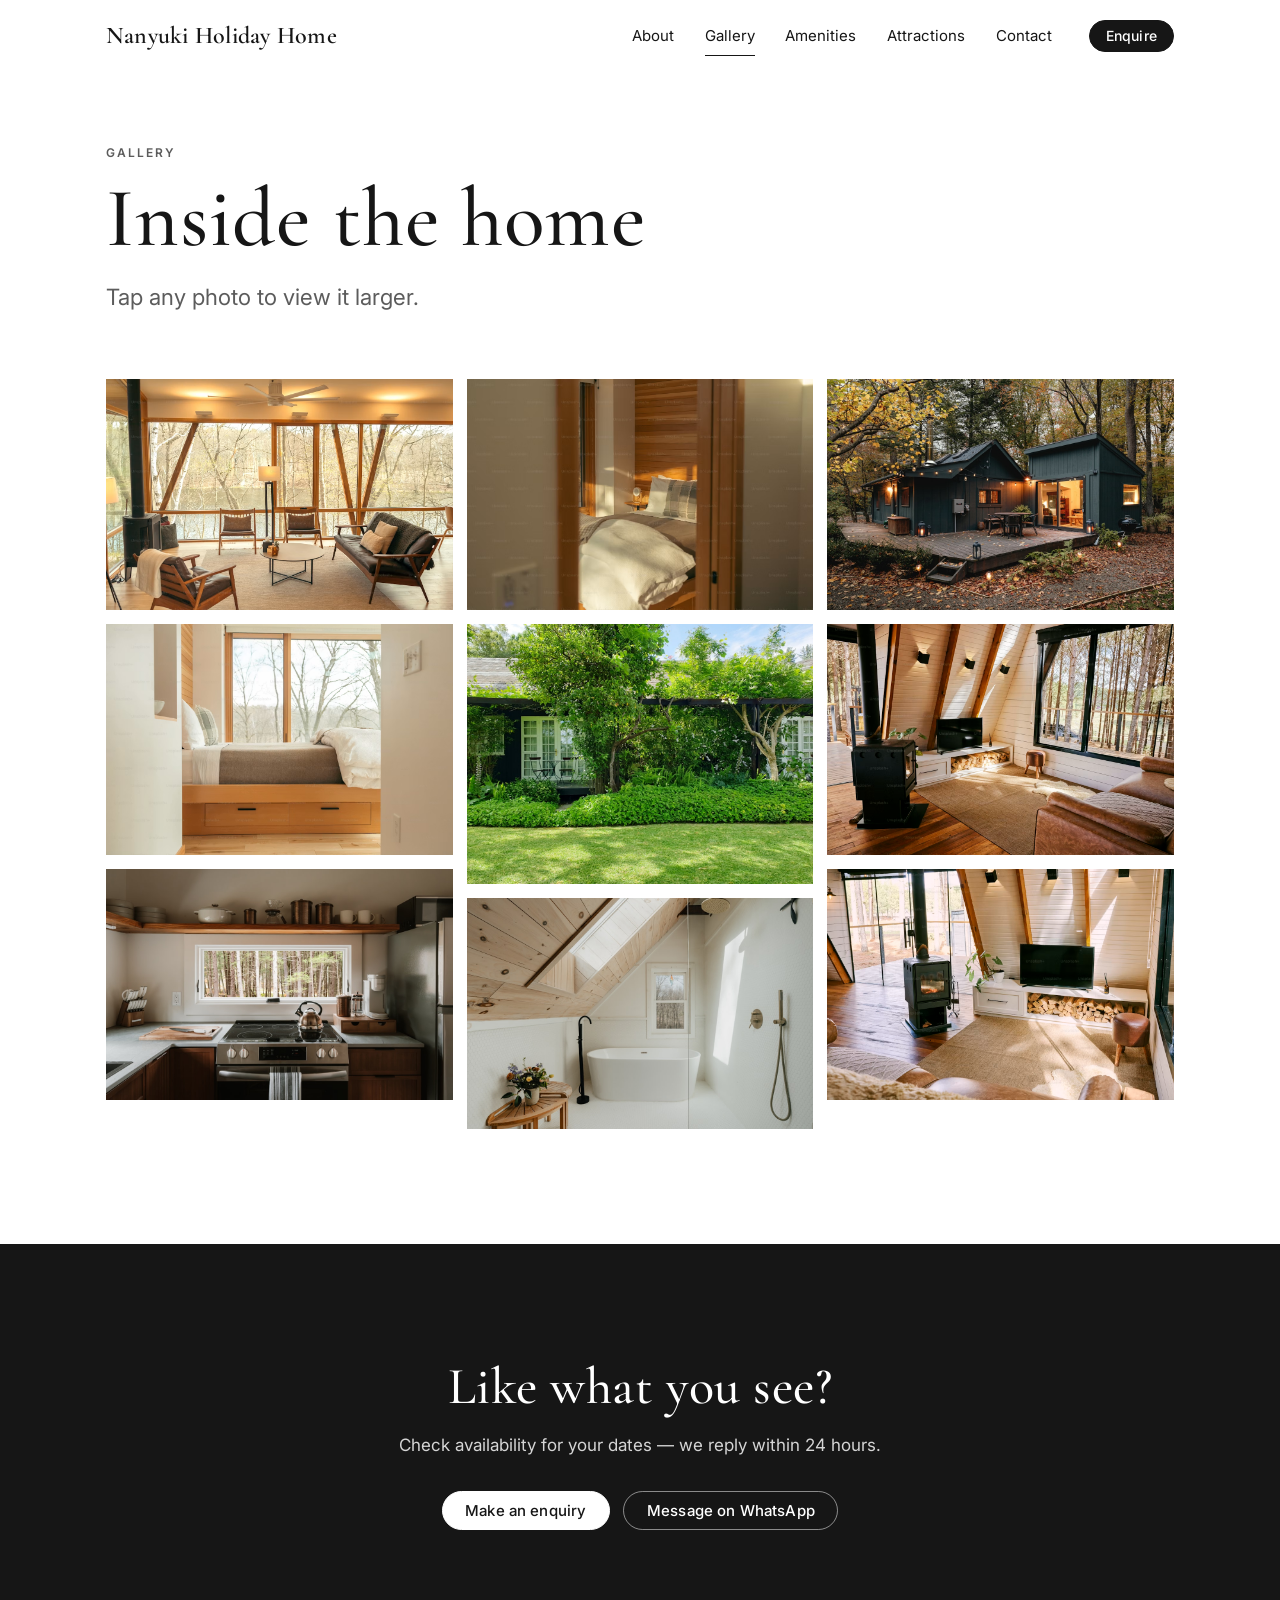
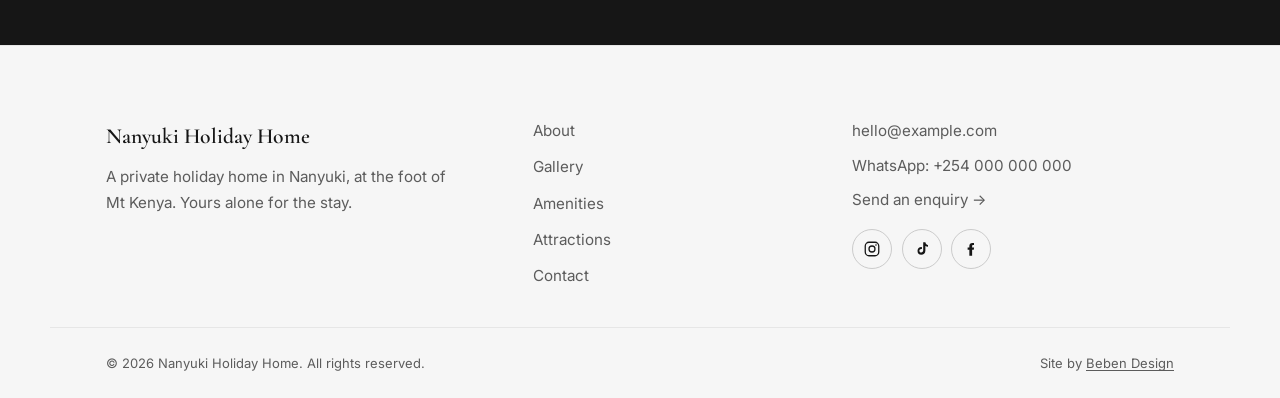
<file: gallery.html>
<!doctype html>
<html lang="en">
<head>
  <meta charset="utf-8">
  <meta name="viewport" content="width=device-width, initial-scale=1">
  <title>Photo gallery — Nanyuki Holiday Home</title>
  <meta name="description" content="A look inside Nanyuki Holiday Home — living areas, bedrooms, kitchen and garden. Photo gallery of the property.">
  <link rel="canonical" href="https://REPLACE-WITH-DOMAIN/gallery.html">
  <meta property="og:type" content="website">
  <meta property="og:site_name" content="Nanyuki Holiday Home">
  <meta property="og:title" content="Photo gallery — Nanyuki Holiday Home">
  <meta property="og:description" content="A look inside the property — living areas, bedrooms and garden.">
  <meta property="og:url" content="https://REPLACE-WITH-DOMAIN/gallery.html">
  <meta property="og:image" content="https://REPLACE-WITH-DOMAIN/assets/img/og-cover.jpg">
  <meta name="twitter:card" content="summary_large_image">
  <link rel="icon" href="assets/img/favicon.svg" type="image/svg+xml">
  <link rel="alternate icon" href="assets/img/favicon-32.png">
  <link rel="apple-touch-icon" href="assets/img/apple-touch-icon.png">
  <link rel="manifest" href="site.webmanifest">
  <meta name="theme-color" content="#ffffff">
  <link rel="preconnect" href="https://fonts.googleapis.com">
  <link rel="preconnect" href="https://fonts.gstatic.com" crossorigin>
  <link href="https://fonts.googleapis.com/css2?family=Cormorant+Garamond:ital,wght@0,400;0,500;0,600;1,500;1,600&family=Inter:wght@400;500;600&display=swap" rel="stylesheet">
  <link rel="stylesheet" href="assets/css/styles.css">
</head>
<body>
  <a class="skip-link" href="#main">Skip to content</a>

  <header class="site-header" id="siteHeader">
    <div class="container header-inner">
      <a class="brand" href="index.html">Nanyuki Holiday Home</a>
      <nav class="nav" id="primaryNav" aria-label="Primary">
        <a href="about.html">About</a>
        <a href="gallery.html" aria-current="page">Gallery</a>
        <a href="amenities.html">Amenities</a>
        <a href="attractions.html">Attractions</a>
        <a href="contact.html">Contact</a>
        <a class="btn btn--primary btn--sm nav-cta" href="contact.html#enquire">Enquire</a>
      </nav>
      <button class="hamburger" id="navToggle" aria-label="Open menu" aria-expanded="false" aria-controls="primaryNav">
        <span></span><span></span><span></span>
      </button>
    </div>
  </header>

  <main id="main">

    <section class="section section--tight">
      <div class="container">
        <span class="eyebrow reveal">Gallery</span>
        <h1 class="reveal" style="margin-top:.5rem; max-width:14ch;">Inside the home</h1>
        <p class="lead reveal" style="margin-top:1rem;">Tap any photo to view it larger.</p>
      </div>
    </section>

    <section class="section" style="padding-top:0;">
      <div class="container">
        <!-- Replace placeholder images with real, high-resolution photography. -->
        <div class="gallery" data-lightbox>
          <figure><button class="tile" type="button" aria-label="View: Living area"><img src="assets/img/wide.avif" alt="Living area" loading="lazy"></button></figure>
          <figure><button class="tile" type="button" aria-label="View: Master bedroom"><img src="assets/img/bed side.avif" alt="Master bedroom" loading="lazy"></button></figure>
          <figure><button class="tile" type="button" aria-label="View: Kitchen"><img src="assets/img/g-3.jpg" alt="Kitchen" loading="lazy"></button></figure>
          <figure><button class="tile" type="button" aria-label="View: Second bedroom"><img src="assets/img/bed.avif" alt="Second bedroom" loading="lazy"></button></figure>
          <figure><button class="tile" type="button" aria-label="View: Garden and grounds"><img src="assets/img/g-5.jpg" alt="Garden and grounds" loading="lazy"></button></figure>
          <figure><button class="tile" type="button" aria-label="View: Bathroom"><img src="assets/img/g-6.jpg" alt="Bathroom" loading="lazy"></button></figure>
          <figure><button class="tile" type="button" aria-label="View: Exterior at dusk"><img src="assets/img/exterior-dusk.jpg" alt="Exterior at dusk" loading="lazy"></button></figure>
          <figure><button class="tile" type="button" aria-label="View: Living area detail"><img src="assets/img/tv place.avif" alt="Living area detail" loading="lazy"></button></figure>
          <figure><button class="tile" type="button" aria-label="View: Reading corner"><img src="assets/img/fireplace.avif" alt="Reading corner" loading="lazy"></button></figure>
        </div>
      </div>
    </section>

    <section class="section cta-band">
      <div class="container">
        <h2 class="reveal">Like what you see?</h2>
        <p class="reveal">Check availability for your dates — we reply within 24 hours.</p>
        <div class="btn-row reveal">
          <a class="btn btn--primary" href="contact.html#enquire">Make an enquiry</a>
          <a class="btn btn--ghost" href="https://wa.me/000000000000?text=Hi%2C%20I%27d%20like%20to%20enquire%20about%20a%20stay%20at%20Nanyuki%20Holiday%20Home" target="_blank" rel="noopener">Message on WhatsApp</a>
        </div>
      </div>
    </section>

  </main>

  <footer class="site-footer">
    <div class="container footer-grid">
      <div class="footer-brand">
        <p class="footer-logo">Nanyuki Holiday Home</p>
        <p class="muted">A private holiday home in Nanyuki, at the foot of Mt Kenya. Yours alone for the stay.</p>
      </div>
      <nav class="footer-nav" aria-label="Footer">
        <a href="about.html">About</a>
        <a href="gallery.html">Gallery</a>
        <a href="amenities.html">Amenities</a>
        <a href="attractions.html">Attractions</a>
        <a href="contact.html">Contact</a>
      </nav>
      <div class="footer-contact">
        <a href="mailto:hello@example.com">hello@example.com</a>
        <a href="https://wa.me/000000000000" target="_blank" rel="noopener">WhatsApp: +254 000 000 000</a>
        <a href="contact.html#enquire">Send an enquiry →</a>
        <div class="socials">
          <a href="#" aria-label="Instagram" target="_blank" rel="noopener">
            <svg viewBox="0 0 24 24" fill="none" stroke="currentColor" stroke-width="1.7"><rect x="3" y="3" width="18" height="18" rx="5"/><circle cx="12" cy="12" r="4"/><circle cx="17.3" cy="6.7" r="1.1" fill="currentColor" stroke="none"/></svg>
          </a>
          <a href="#" aria-label="TikTok" target="_blank" rel="noopener">
            <svg viewBox="0 0 24 24" fill="currentColor"><path d="M16.5 3c.3 1.9 1.4 3.4 3.5 3.6v2.4c-1.2 0-2.4-.4-3.5-1.1v6.3c0 3.2-2.6 5.3-5.4 5.3A5.3 5.3 0 0 1 6 14.2c.1-2.7 2.3-4.8 5-4.8.3 0 .6 0 .9.1v2.6c-.3-.1-.6-.2-.9-.2-1.4 0-2.5 1-2.5 2.4 0 1.4 1.1 2.4 2.5 2.4 1.5 0 2.6-1.1 2.6-2.9V3h2.9z"/></svg>
          </a>
          <a href="#" aria-label="Facebook" target="_blank" rel="noopener">
            <svg viewBox="0 0 24 24" fill="currentColor"><path d="M13.5 21v-8h2.2l.4-3H13.5V8.1c0-.9.3-1.5 1.6-1.5H16V4a20 20 0 0 0-2.3-.1c-2.3 0-3.9 1.4-3.9 4v2H7.5v3h2.3v8h3.7z"/></svg>
          </a>
        </div>
      </div>
    </div>
    <div class="container footer-base">
      <p>© <span id="year">2026</span> Nanyuki Holiday Home. All rights reserved.</p>
      <p>Site by <a href="#">Beben Design</a></p>
    </div>
  </footer>

  <script src="assets/js/main.js" defer></script>
</body>
</html>
</file>
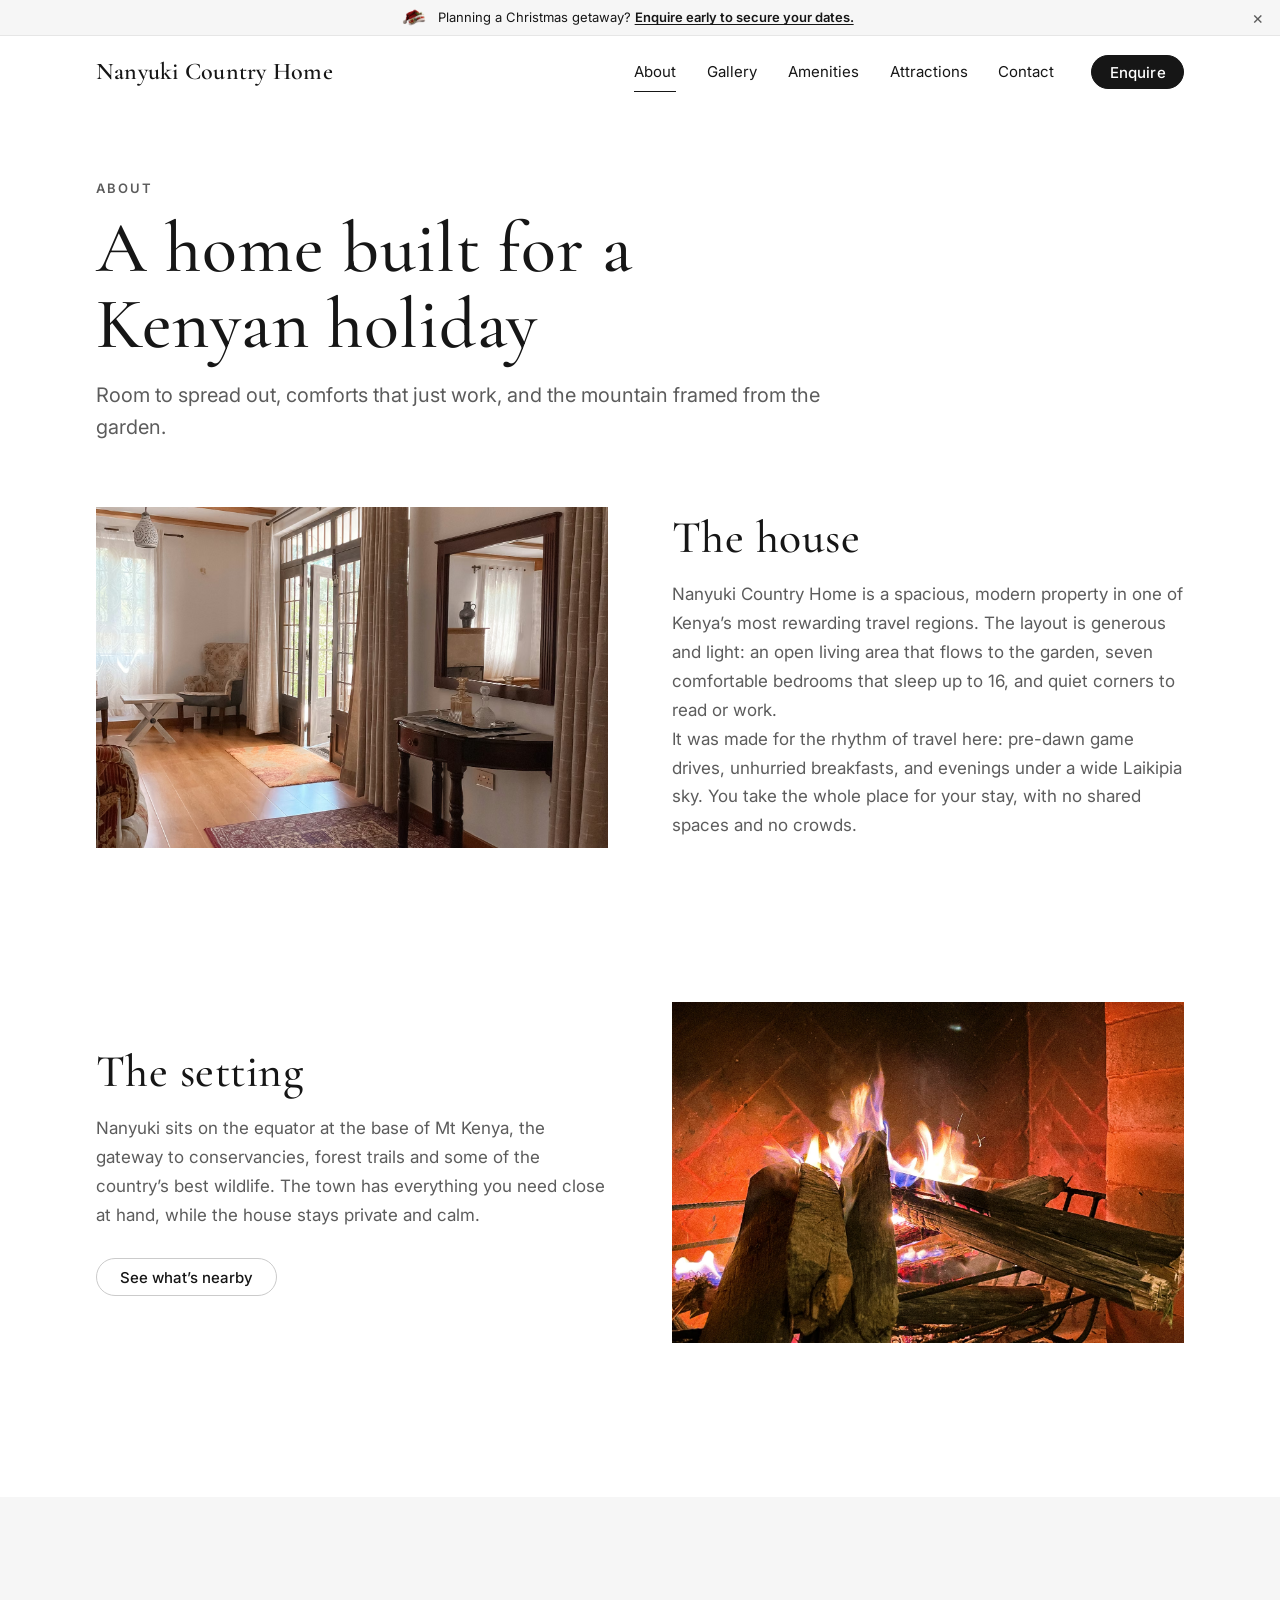
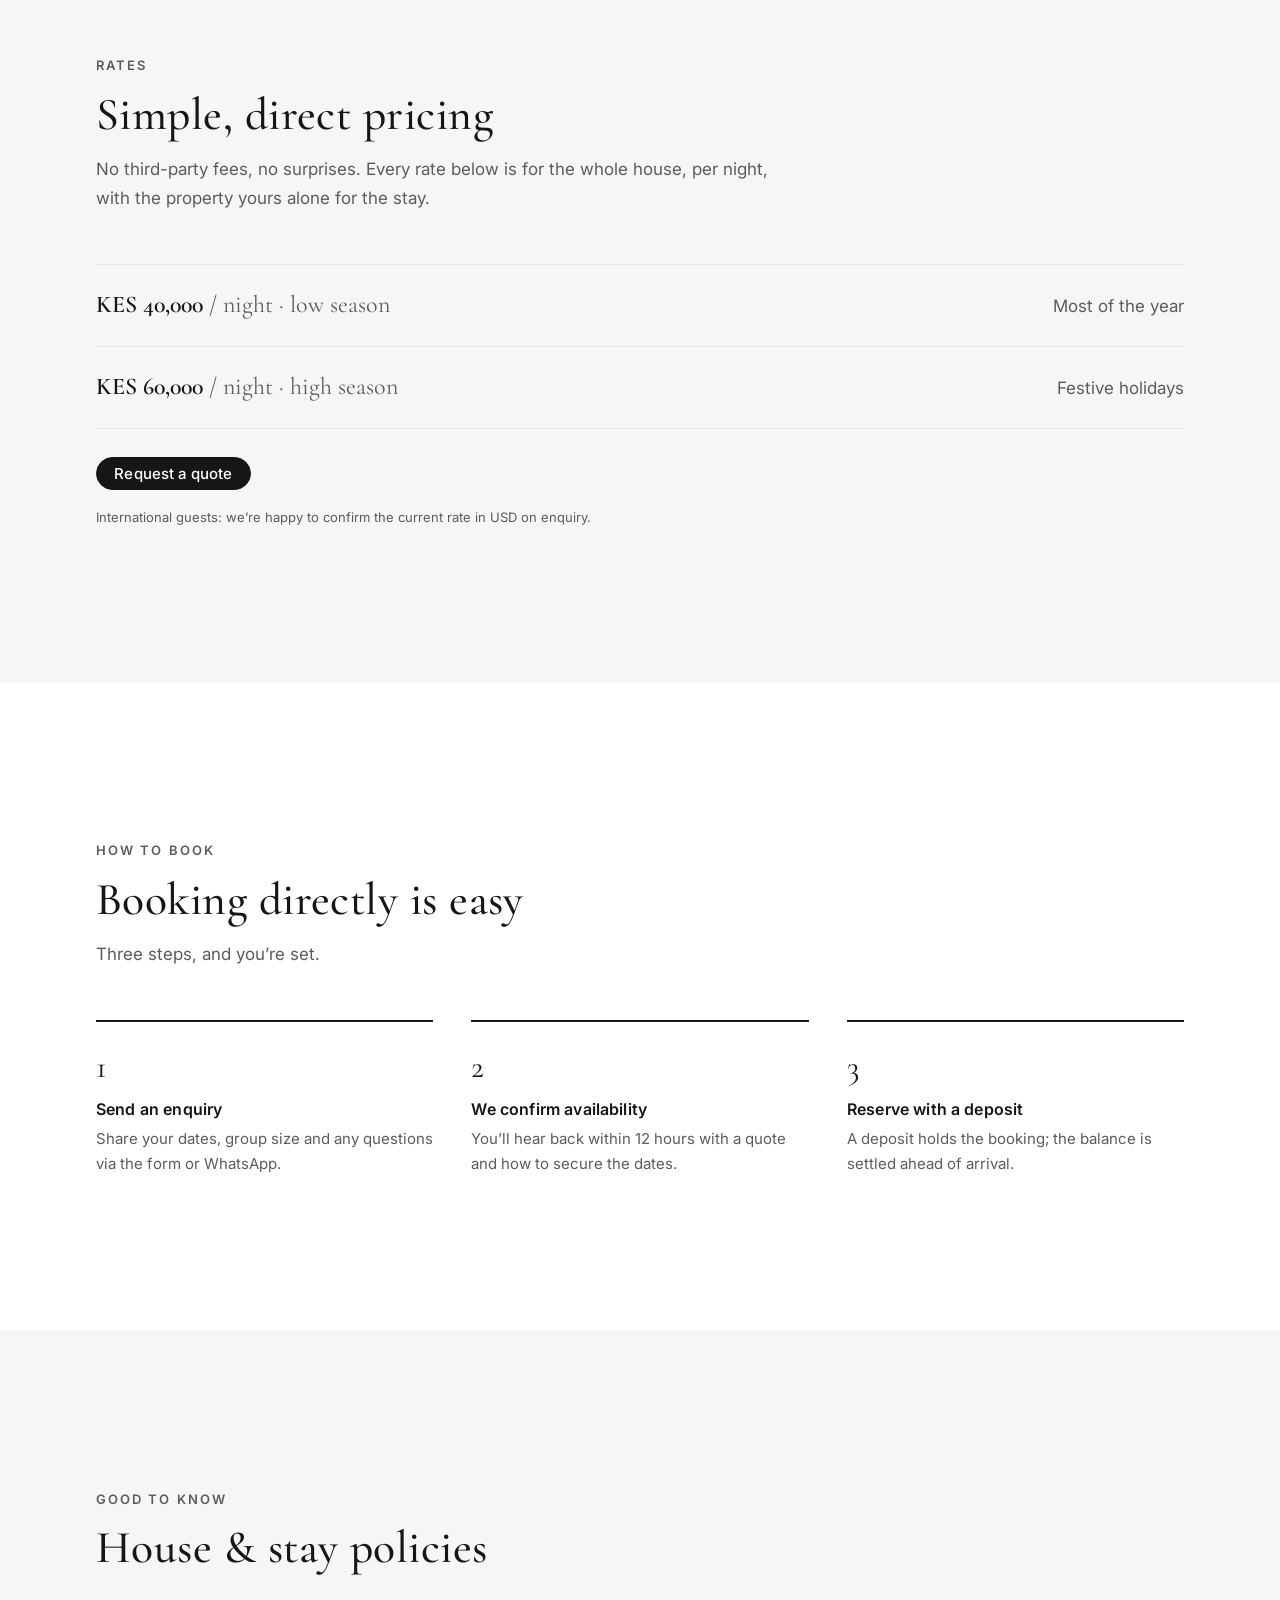
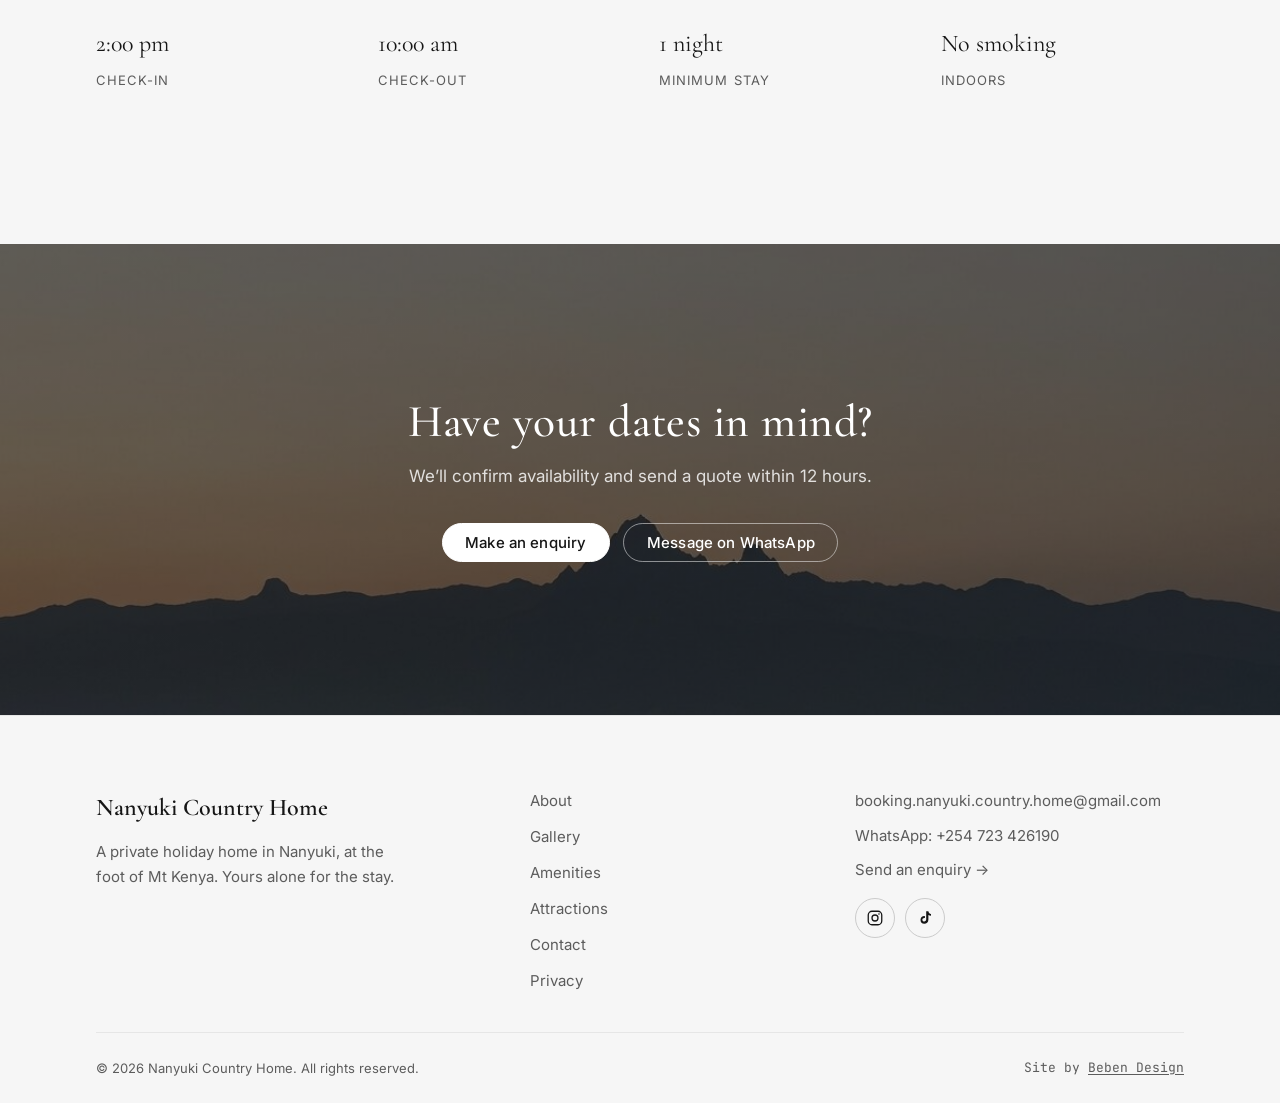
<file: docs/about.html>
<!doctype html>
<html lang="en">
<head>
  <meta charset="utf-8">
  <meta name="viewport" content="width=device-width, initial-scale=1">
  <title>About &amp; Rates | Nanyuki Country Home</title>
  <meta name="description" content="About Nanyuki Country Home: a 7-bedroom holiday home in Nanyuki sleeping up to 16. Whole-house rates from KES 40,000 a night, direct booking and house policies.">

  <link rel="canonical" href="https://nanyukicountryhome.com/about">
  <meta property="og:type" content="website">
  <meta property="og:site_name" content="Nanyuki Country Home">
  <meta property="og:title" content="About &amp; Rates | Nanyuki Country Home">
  <meta property="og:description" content="A spacious private house in Nanyuki, Kenya. Rates, direct booking and policies.">
  <meta property="og:url" content="https://nanyukicountryhome.com/about">
  <meta property="og:locale" content="en_KE">
  <meta property="og:image" content="https://nanyukicountryhome.com/assets/img/og-cover.jpg">
  <meta property="og:image:width" content="1200">
  <meta property="og:image:height" content="630">
  <meta property="og:image:alt" content="The living room at Nanyuki Country Home, opening onto the garden">
  <meta name="twitter:card" content="summary_large_image">
  <meta name="twitter:image" content="https://nanyukicountryhome.com/assets/img/og-cover.jpg">
  <link rel="icon" href="assets/img/favicon.svg" type="image/svg+xml">
  <link rel="alternate icon" href="assets/img/favicon-32.png">
  <link rel="apple-touch-icon" href="assets/img/apple-touch-icon.png">
  <link rel="manifest" href="site.webmanifest">
  <meta name="theme-color" content="#ffffff">
  <link rel="preconnect" href="https://fonts.googleapis.com">
  <link rel="preconnect" href="https://fonts.gstatic.com" crossorigin>
  <link href="https://fonts.googleapis.com/css2?family=Cormorant+Garamond:ital,wght@0,400;0,500;0,600;1,500;1,600&family=Inter:wght@400;500;600&family=JetBrains+Mono:wght@400;500&display=swap" rel="stylesheet">
  <link rel="stylesheet" href="assets/css/styles.css">
  <script type="application/ld+json">
  {
    "@context": "https://schema.org",
    "@type": "BreadcrumbList",
    "itemListElement": [
      { "@type": "ListItem", "position": 1, "name": "Home", "item": "https://nanyukicountryhome.com/" },
      { "@type": "ListItem", "position": 2, "name": "About & rates", "item": "https://nanyukicountryhome.com/about" }
    ]
  }
  </script>
</head>
<body>
  <a class="skip-link" href="#main">Skip to content</a>

  <div class="top-stick">
  <div class="xmas-banner" id="xmasBanner" role="region" aria-label="Christmas announcement">
    <p class="xmas-banner__text">
      <img class="xmas-banner__icon" src="assets/img/xmas-santas-hat.png" alt="" width="154" height="96">
      <span>Planning a Christmas getaway? <a href="contact.html#enquire">Enquire early to secure your dates.</a></span>
    </p>
    <button class="xmas-banner__close" type="button" aria-label="Dismiss Christmas announcement">×</button>
  </div>

  <header class="site-header" id="siteHeader">
    <div class="container header-inner">
      <a class="brand" href="index.html">Nanyuki Country Home</a>
      <nav class="nav" id="primaryNav" aria-label="Primary">
        <a href="about.html" aria-current="page">About</a>
        <a href="gallery.html">Gallery</a>
        <a href="amenities.html">Amenities</a>
        <a href="attractions.html">Attractions</a>
        <a href="contact.html">Contact</a>
        <a class="btn btn--primary btn--sm nav-cta" href="contact.html#enquire">Enquire</a>
      </nav>
      <button class="hamburger" id="navToggle" aria-label="Open menu" aria-expanded="false" aria-controls="primaryNav">
        <span></span><span></span><span></span>
      </button>
    </div>
  </header>
  </div><!-- /.top-stick -->

  <main id="main">

    <!-- PAGE HEAD -->
    <section class="section section--tight">
      <div class="container">
        <span class="eyebrow reveal">About</span>
        <h1 class="reveal" style="margin-top:.5rem; max-width:16ch;">A home built for a Kenyan holiday</h1>
        <p class="lead reveal" style="margin-top:1rem;">Room to spread out, comforts that just work, and the mountain framed from the garden.</p>
      </div>
    </section>

    <!-- STORY SPLIT -->
    <section class="section" style="padding-top:0;">
      <div class="container">
        <div class="split">
          <div class="split-media reveal">
            <img src="assets/img/entrance-hall.avif" alt="The living area opening onto the garden through french doors" width="1600" height="1067" fetchpriority="high" decoding="async">
          </div>
          <div class="split-copy">
            <h2 class="reveal">The house</h2>
            <p class="reveal muted">Nanyuki Country Home is a spacious, modern property in one of Kenya’s most rewarding travel regions. The layout is generous and light: an open living area that flows to the garden, seven comfortable bedrooms that sleep up to 16, and quiet corners to read or work.</p>
            <p class="reveal muted">It was made for the rhythm of travel here: pre-dawn game drives, unhurried breakfasts, and evenings under a wide Laikipia sky. You take the whole place for your stay, with no shared spaces and no crowds.</p>
          </div>
        </div>
      </div>
    </section>

    <section class="section" style="padding-top:0;">
      <div class="container">
        <div class="split split--reverse">
          <div class="split-media reveal">
            <img src="assets/img/fireplace-lit.avif" alt="A fire lit in the sitting-room fireplace" width="1600" height="1067" loading="lazy" decoding="async">
          </div>
          <div class="split-copy">
            <h2 class="reveal">The setting</h2>
            <p class="reveal muted">Nanyuki sits on the equator at the base of Mt Kenya, the gateway to conservancies, forest trails and some of the country’s best wildlife. The town has everything you need close at hand, while the house stays private and calm.</p>
            <div class="btn-row reveal">
              <a class="btn btn--ghost" href="attractions.html">See what’s nearby</a>
            </div>
          </div>
        </div>
      </div>
    </section>

    <!-- RATES -->
    <section class="section section--soft" id="rates">
      <div class="container">
        <div class="section-head">
          <span class="eyebrow reveal">Rates</span>
          <h2 class="reveal">Simple, direct pricing</h2>
          <p class="reveal muted">No third-party fees, no surprises. Every rate below is for the whole house, per night, with the property yours alone for the stay.</p>
        </div>
        <div class="rate-strip reveal" style="border-top:1px solid var(--line);">
          <p class="rate"><b>KES 40,000</b> <span class="muted">/ night · low season</span></p>
          <p class="muted">Most of the year</p>
        </div>
        <div class="rate-strip reveal">
          <p class="rate"><b>KES 60,000</b> <span class="muted">/ night · high season</span></p>
          <p class="muted">Festive holidays</p>
        </div>
        <div class="btn-row reveal" style="margin-top:1.75rem;">
          <a class="btn btn--primary btn--sm" href="contact.html#enquire">Request a quote</a>
        </div>
        <p class="form-note reveal" style="margin-top:1rem;">International guests: we’re happy to confirm the current rate in USD on enquiry.</p>
      </div>
    </section>

    <!-- HOW TO BOOK -->
    <section class="section">
      <div class="container">
        <div class="section-head">
          <span class="eyebrow reveal">How to book</span>
          <h2 class="reveal">Booking directly is easy</h2>
          <p class="reveal muted">Three steps, and you’re set.</p>
        </div>
        <div class="steps" data-stagger>
          <div class="step reveal">
            <div class="num">1</div>
            <h3>Send an enquiry</h3>
            <p>Share your dates, group size and any questions via the form or WhatsApp.</p>
          </div>
          <div class="step reveal">
            <div class="num">2</div>
            <h3>We confirm availability</h3>
            <p>You’ll hear back within 12 hours with a quote and how to secure the dates.</p>
          </div>
          <div class="step reveal">
            <div class="num">3</div>
            <h3>Reserve with a deposit</h3>
            <p>A deposit holds the booking; the balance is settled ahead of arrival.</p>
          </div>
        </div>
      </div>
    </section>

    <!-- HOUSE RULES / POLICIES -->
    <section class="section section--soft">
      <div class="container">
        <div class="section-head">
          <span class="eyebrow reveal">Good to know</span>
          <h2 class="reveal">House &amp; stay policies</h2>
        </div>
        <div class="facts" data-stagger style="row-gap:2rem;">
          <div class="fact reveal"><div class="n" style="font-size:1.5rem;">2:00 pm</div><div class="k">Check-in</div></div>
          <div class="fact reveal"><div class="n" style="font-size:1.5rem;">10:00 am</div><div class="k">Check-out</div></div>
          <div class="fact reveal"><div class="n" style="font-size:1.5rem;">1 night</div><div class="k">Minimum stay</div></div>
          <div class="fact reveal"><div class="n" style="font-size:1.5rem;">No smoking</div><div class="k">Indoors</div></div>
        </div>
      </div>
    </section>

    <!-- CTA -->
    <section class="section cta-band">
      <div class="container">
        <h2 class="reveal">Have your dates in mind?</h2>
        <p class="reveal">We’ll confirm availability and send a quote within 12 hours.</p>
        <div class="btn-row reveal">
          <a class="btn btn--primary" href="contact.html#enquire">Make an enquiry</a>
          <a class="btn btn--ghost" href="https://wa.me/254723426190?text=Hi%2C%20I%27d%20like%20to%20enquire%20about%20a%20stay%20at%20Nanyuki%20Country%20Home" target="_blank" rel="noopener">Message on WhatsApp</a>
        </div>
      </div>
    </section>

  </main>

  <footer class="site-footer">
    <div class="container footer-grid">
      <div class="footer-brand">
        <p class="footer-logo">Nanyuki Country Home</p>
        <p class="muted">A private holiday home in Nanyuki, at the foot of Mt Kenya. Yours alone for the stay.</p>
      </div>
      <nav class="footer-nav" aria-label="Footer">
        <a href="about.html">About</a>
        <a href="gallery.html">Gallery</a>
        <a href="amenities.html">Amenities</a>
        <a href="attractions.html">Attractions</a>
        <a href="contact.html">Contact</a>
        <a href="privacy.html">Privacy</a>
      </nav>
      <div class="footer-contact">
        <a href="mailto:booking.nanyuki.country.home@gmail.com">booking.nanyuki.country.home@gmail.com</a>
        <a href="https://wa.me/254723426190" target="_blank" rel="noopener">WhatsApp: +254 723 426190</a>
        <a href="contact.html#enquire">Send an enquiry →</a>
        <div class="socials">
          <a href="https://www.instagram.com/nanyuki.country.home/" aria-label="Instagram" target="_blank" rel="noopener">
            <svg viewBox="0 0 24 24" fill="none" stroke="currentColor" stroke-width="1.7"><rect x="3" y="3" width="18" height="18" rx="5"/><circle cx="12" cy="12" r="4"/><circle cx="17.3" cy="6.7" r="1.1" fill="currentColor" stroke="none"/></svg>
          </a>
          <a href="https://www.tiktok.com/@nanyukicountryhome" aria-label="TikTok" target="_blank" rel="noopener">
            <svg viewBox="0 0 24 24" fill="currentColor"><path d="M16.5 3c.3 1.9 1.4 3.4 3.5 3.6v2.4c-1.2 0-2.4-.4-3.5-1.1v6.3c0 3.2-2.6 5.3-5.4 5.3A5.3 5.3 0 0 1 6 14.2c.1-2.7 2.3-4.8 5-4.8.3 0 .6 0 .9.1v2.6c-.3-.1-.6-.2-.9-.2-1.4 0-2.5 1-2.5 2.4 0 1.4 1.1 2.4 2.5 2.4 1.5 0 2.6-1.1 2.6-2.9V3h2.9z"/></svg>
          </a>
        </div>
      </div>
    </div>
    <div class="container footer-base">
      <p>© <span id="year">2026</span> Nanyuki Country Home. All rights reserved.</p>
      <p class="credit">Site by <a href="https://beben.design" target="_blank" rel="noopener">Beben Design</a></p>
    </div>
  </footer>

  <script src="assets/js/main.js" defer></script>
</body>
</html>
</file>
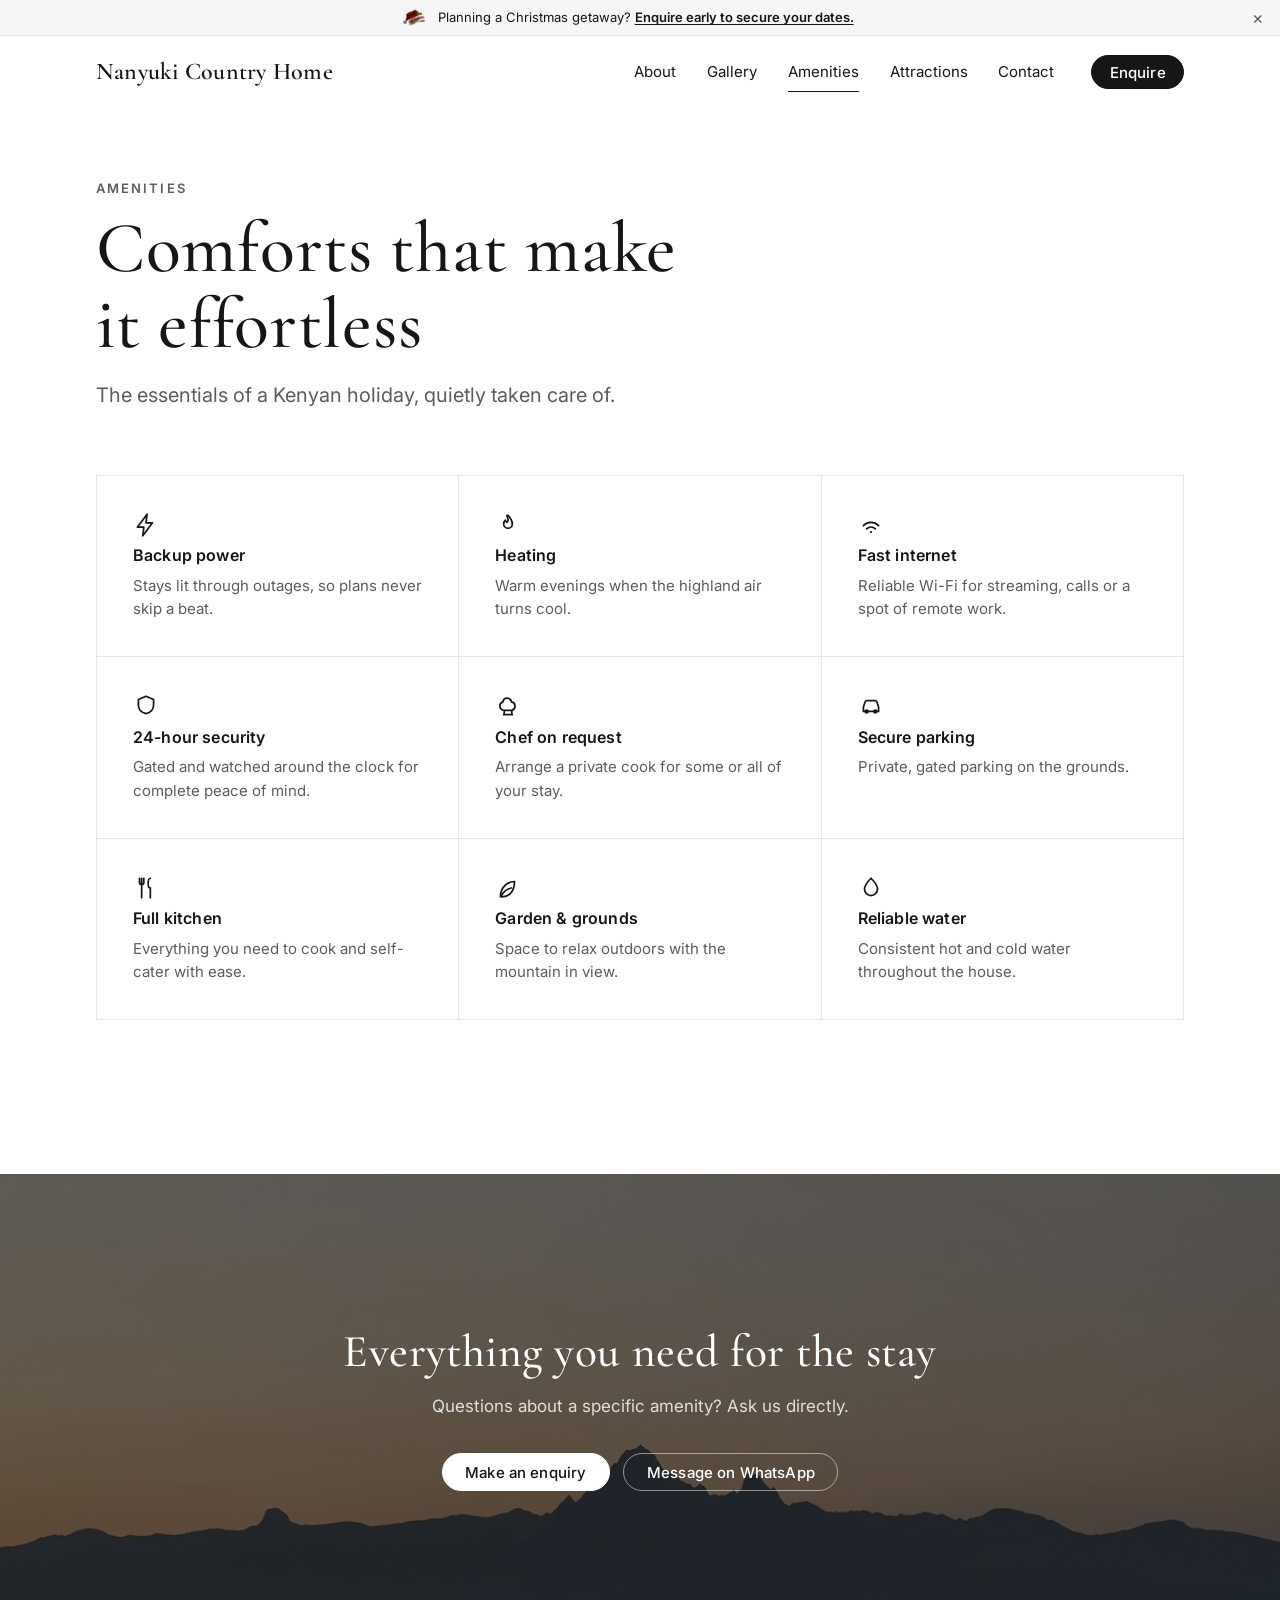
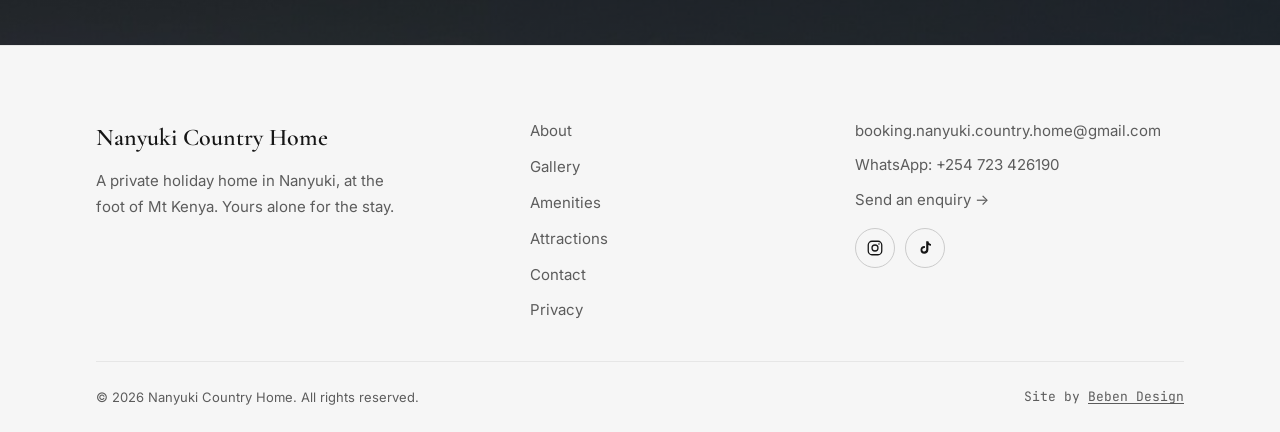
<file: docs/amenities.html>
<!doctype html>
<html lang="en">
<head>
  <meta charset="utf-8">
  <meta name="viewport" content="width=device-width, initial-scale=1">
  <title>Amenities | Nanyuki Country Home</title>
  <meta name="description" content="Amenities at Nanyuki Country Home: backup power, heating, fast internet, 24-hour security, chef on request, secure parking, full kitchen and reliable water.">

  <link rel="canonical" href="https://nanyukicountryhome.com/amenities">
  <meta property="og:type" content="website">
  <meta property="og:site_name" content="Nanyuki Country Home">
  <meta property="og:title" content="Amenities | Nanyuki Country Home">
  <meta property="og:description" content="Backup power, heating, fast internet, security, chef on request and more.">
  <meta property="og:url" content="https://nanyukicountryhome.com/amenities">
  <meta property="og:locale" content="en_KE">
  <meta property="og:image" content="https://nanyukicountryhome.com/assets/img/og-cover.jpg">
  <meta property="og:image:width" content="1200">
  <meta property="og:image:height" content="630">
  <meta property="og:image:alt" content="The living room at Nanyuki Country Home, opening onto the garden">
  <meta name="twitter:card" content="summary_large_image">
  <meta name="twitter:image" content="https://nanyukicountryhome.com/assets/img/og-cover.jpg">
  <link rel="icon" href="assets/img/favicon.svg" type="image/svg+xml">
  <link rel="alternate icon" href="assets/img/favicon-32.png">
  <link rel="apple-touch-icon" href="assets/img/apple-touch-icon.png">
  <link rel="manifest" href="site.webmanifest">
  <meta name="theme-color" content="#ffffff">
  <link rel="preconnect" href="https://fonts.googleapis.com">
  <link rel="preconnect" href="https://fonts.gstatic.com" crossorigin>
  <link href="https://fonts.googleapis.com/css2?family=Cormorant+Garamond:ital,wght@0,400;0,500;0,600;1,500;1,600&family=Inter:wght@400;500;600&family=JetBrains+Mono:wght@400;500&display=swap" rel="stylesheet">
  <link rel="stylesheet" href="assets/css/styles.css">
  <script type="application/ld+json">
  {
    "@context": "https://schema.org",
    "@type": "BreadcrumbList",
    "itemListElement": [
      { "@type": "ListItem", "position": 1, "name": "Home", "item": "https://nanyukicountryhome.com/" },
      { "@type": "ListItem", "position": 2, "name": "Amenities", "item": "https://nanyukicountryhome.com/amenities" }
    ]
  }
  </script>
</head>
<body>
  <a class="skip-link" href="#main">Skip to content</a>

  <div class="top-stick">
  <div class="xmas-banner" id="xmasBanner" role="region" aria-label="Christmas announcement">
    <p class="xmas-banner__text">
      <img class="xmas-banner__icon" src="assets/img/xmas-santas-hat.png" alt="" width="154" height="96">
      <span>Planning a Christmas getaway? <a href="contact.html#enquire">Enquire early to secure your dates.</a></span>
    </p>
    <button class="xmas-banner__close" type="button" aria-label="Dismiss Christmas announcement">×</button>
  </div>

  <header class="site-header" id="siteHeader">
    <div class="container header-inner">
      <a class="brand" href="index.html">Nanyuki Country Home</a>
      <nav class="nav" id="primaryNav" aria-label="Primary">
        <a href="about.html">About</a>
        <a href="gallery.html">Gallery</a>
        <a href="amenities.html" aria-current="page">Amenities</a>
        <a href="attractions.html">Attractions</a>
        <a href="contact.html">Contact</a>
        <a class="btn btn--primary btn--sm nav-cta" href="contact.html#enquire">Enquire</a>
      </nav>
      <button class="hamburger" id="navToggle" aria-label="Open menu" aria-expanded="false" aria-controls="primaryNav">
        <span></span><span></span><span></span>
      </button>
    </div>
  </header>
  </div><!-- /.top-stick -->

  <main id="main">

    <section class="section section--tight">
      <div class="container">
        <span class="eyebrow reveal">Amenities</span>
        <h1 class="reveal" style="margin-top:.5rem; max-width:18ch;">Comforts that make it effortless</h1>
        <p class="lead reveal" style="margin-top:1rem;">The essentials of a Kenyan holiday, quietly taken care of.</p>
      </div>
    </section>

    <section class="section" style="padding-top:0;">
      <div class="container">
        <div class="amenity-grid" data-stagger>

          <div class="amenity reveal">
            <span class="ico"><svg viewBox="0 0 24 24" fill="none" stroke="currentColor" stroke-width="1.6" stroke-linejoin="round"><path d="M13 2 4 14h6l-1 8 9-12h-6z"/></svg></span>
            <h3>Backup power</h3>
            <p>Stays lit through outages, so plans never skip a beat.</p>
          </div>

          <div class="amenity reveal">
            <span class="ico"><svg viewBox="0 0 24 24" fill="none" stroke="currentColor" stroke-width="1.6" stroke-linejoin="round"><path d="M12 3c3 3 4 5 4 8a4 4 0 0 1-8 0c0-1.5.5-2.5 1.5-3.5.3 1.5 1.5 2 1.5 2 1 0 1-1.5 1-2.5s-1-3-1-4z"/></svg></span>
            <h3>Heating</h3>
            <p>Warm evenings when the highland air turns cool.</p>
          </div>

          <div class="amenity reveal">
            <span class="ico"><svg viewBox="0 0 24 24" fill="none" stroke="currentColor" stroke-width="1.6" stroke-linecap="round"><path d="M5 12.5a10 10 0 0 1 14 0"/><path d="M8 15.5a6 6 0 0 1 8 0"/><circle cx="12" cy="18.5" r="1" fill="currentColor" stroke="none"/></svg></span>
            <h3>Fast internet</h3>
            <p>Reliable Wi-Fi for streaming, calls or a spot of remote work.</p>
          </div>

          <div class="amenity reveal">
            <span class="ico"><svg viewBox="0 0 24 24" fill="none" stroke="currentColor" stroke-width="1.6" stroke-linejoin="round"><path d="M12 3 5 6v5c0 4 3 7 7 8 4-1 7-4 7-8V6z"/></svg></span>
            <h3>24-hour security</h3>
            <p>Gated and watched around the clock for complete peace of mind.</p>
          </div>

          <div class="amenity reveal">
            <span class="ico"><svg viewBox="0 0 24 24" fill="none" stroke="currentColor" stroke-width="1.6" stroke-linecap="round" stroke-linejoin="round"><path d="M8 20h8M8.5 20v-4M15.5 20v-4M8.5 16a4 4 0 0 1-1.2-7.8 4 4 0 0 1 7.9 0A4 4 0 0 1 15.5 16z"/></svg></span>
            <h3>Chef on request</h3>
            <p>Arrange a private cook for some or all of your stay.</p>
          </div>

          <div class="amenity reveal">
            <span class="ico"><svg viewBox="0 0 24 24" fill="none" stroke="currentColor" stroke-width="1.6" stroke-linecap="round" stroke-linejoin="round"><path d="M5 13l1.4-4.2A2 2 0 0 1 8.3 7h7.4a2 2 0 0 1 1.9 1.8L19 13v4H5z"/><circle cx="8" cy="17" r="1.3"/><circle cx="16" cy="17" r="1.3"/></svg></span>
            <h3>Secure parking</h3>
            <p>Private, gated parking on the grounds.</p>
          </div>

          <div class="amenity reveal">
            <span class="ico"><svg viewBox="0 0 24 24" fill="none" stroke="currentColor" stroke-width="1.6" stroke-linecap="round"><path d="M8 3v7M6 3v4a2 2 0 0 0 4 0V3M8 10v11M16 3c-1.5 0-2 2-2 5s.5 4 2 4v9"/></svg></span>
            <h3>Full kitchen</h3>
            <p>Everything you need to cook and self-cater with ease.</p>
          </div>

          <div class="amenity reveal">
            <span class="ico"><svg viewBox="0 0 24 24" fill="none" stroke="currentColor" stroke-width="1.6" stroke-linecap="round" stroke-linejoin="round"><path d="M5 20c7 1 13-4 13-14C11 6 5 12 5 20z"/><path d="M6 19c2-4 5-6 9-7"/></svg></span>
            <h3>Garden &amp; grounds</h3>
            <p>Space to relax outdoors with the mountain in view.</p>
          </div>

          <div class="amenity reveal">
            <span class="ico"><svg viewBox="0 0 24 24" fill="none" stroke="currentColor" stroke-width="1.6" stroke-linejoin="round"><path d="M12 3s6 6 6 10a6 6 0 0 1-12 0c0-4 6-10 6-10z"/></svg></span>
            <h3>Reliable water</h3>
            <p>Consistent hot and cold water throughout the house.</p>
          </div>

        </div>
      </div>
    </section>

    <section class="section cta-band">
      <div class="container">
        <h2 class="reveal">Everything you need for the stay</h2>
        <p class="reveal">Questions about a specific amenity? Ask us directly.</p>
        <div class="btn-row reveal">
          <a class="btn btn--primary" href="contact.html#enquire">Make an enquiry</a>
          <a class="btn btn--ghost" href="https://wa.me/254723426190?text=Hi%2C%20I%27d%20like%20to%20enquire%20about%20a%20stay%20at%20Nanyuki%20Country%20Home" target="_blank" rel="noopener">Message on WhatsApp</a>
        </div>
      </div>
    </section>

  </main>

  <footer class="site-footer">
    <div class="container footer-grid">
      <div class="footer-brand">
        <p class="footer-logo">Nanyuki Country Home</p>
        <p class="muted">A private holiday home in Nanyuki, at the foot of Mt Kenya. Yours alone for the stay.</p>
      </div>
      <nav class="footer-nav" aria-label="Footer">
        <a href="about.html">About</a>
        <a href="gallery.html">Gallery</a>
        <a href="amenities.html">Amenities</a>
        <a href="attractions.html">Attractions</a>
        <a href="contact.html">Contact</a>
        <a href="privacy.html">Privacy</a>
      </nav>
      <div class="footer-contact">
        <a href="mailto:booking.nanyuki.country.home@gmail.com">booking.nanyuki.country.home@gmail.com</a>
        <a href="https://wa.me/254723426190" target="_blank" rel="noopener">WhatsApp: +254 723 426190</a>
        <a href="contact.html#enquire">Send an enquiry →</a>
        <div class="socials">
          <a href="https://www.instagram.com/nanyuki.country.home/" aria-label="Instagram" target="_blank" rel="noopener">
            <svg viewBox="0 0 24 24" fill="none" stroke="currentColor" stroke-width="1.7"><rect x="3" y="3" width="18" height="18" rx="5"/><circle cx="12" cy="12" r="4"/><circle cx="17.3" cy="6.7" r="1.1" fill="currentColor" stroke="none"/></svg>
          </a>
          <a href="https://www.tiktok.com/@nanyukicountryhome" aria-label="TikTok" target="_blank" rel="noopener">
            <svg viewBox="0 0 24 24" fill="currentColor"><path d="M16.5 3c.3 1.9 1.4 3.4 3.5 3.6v2.4c-1.2 0-2.4-.4-3.5-1.1v6.3c0 3.2-2.6 5.3-5.4 5.3A5.3 5.3 0 0 1 6 14.2c.1-2.7 2.3-4.8 5-4.8.3 0 .6 0 .9.1v2.6c-.3-.1-.6-.2-.9-.2-1.4 0-2.5 1-2.5 2.4 0 1.4 1.1 2.4 2.5 2.4 1.5 0 2.6-1.1 2.6-2.9V3h2.9z"/></svg>
          </a>
        </div>
      </div>
    </div>
    <div class="container footer-base">
      <p>© <span id="year">2026</span> Nanyuki Country Home. All rights reserved.</p>
      <p class="credit">Site by <a href="https://beben.design" target="_blank" rel="noopener">Beben Design</a></p>
    </div>
  </footer>

  <script src="assets/js/main.js" defer></script>
</body>
</html>
</file>
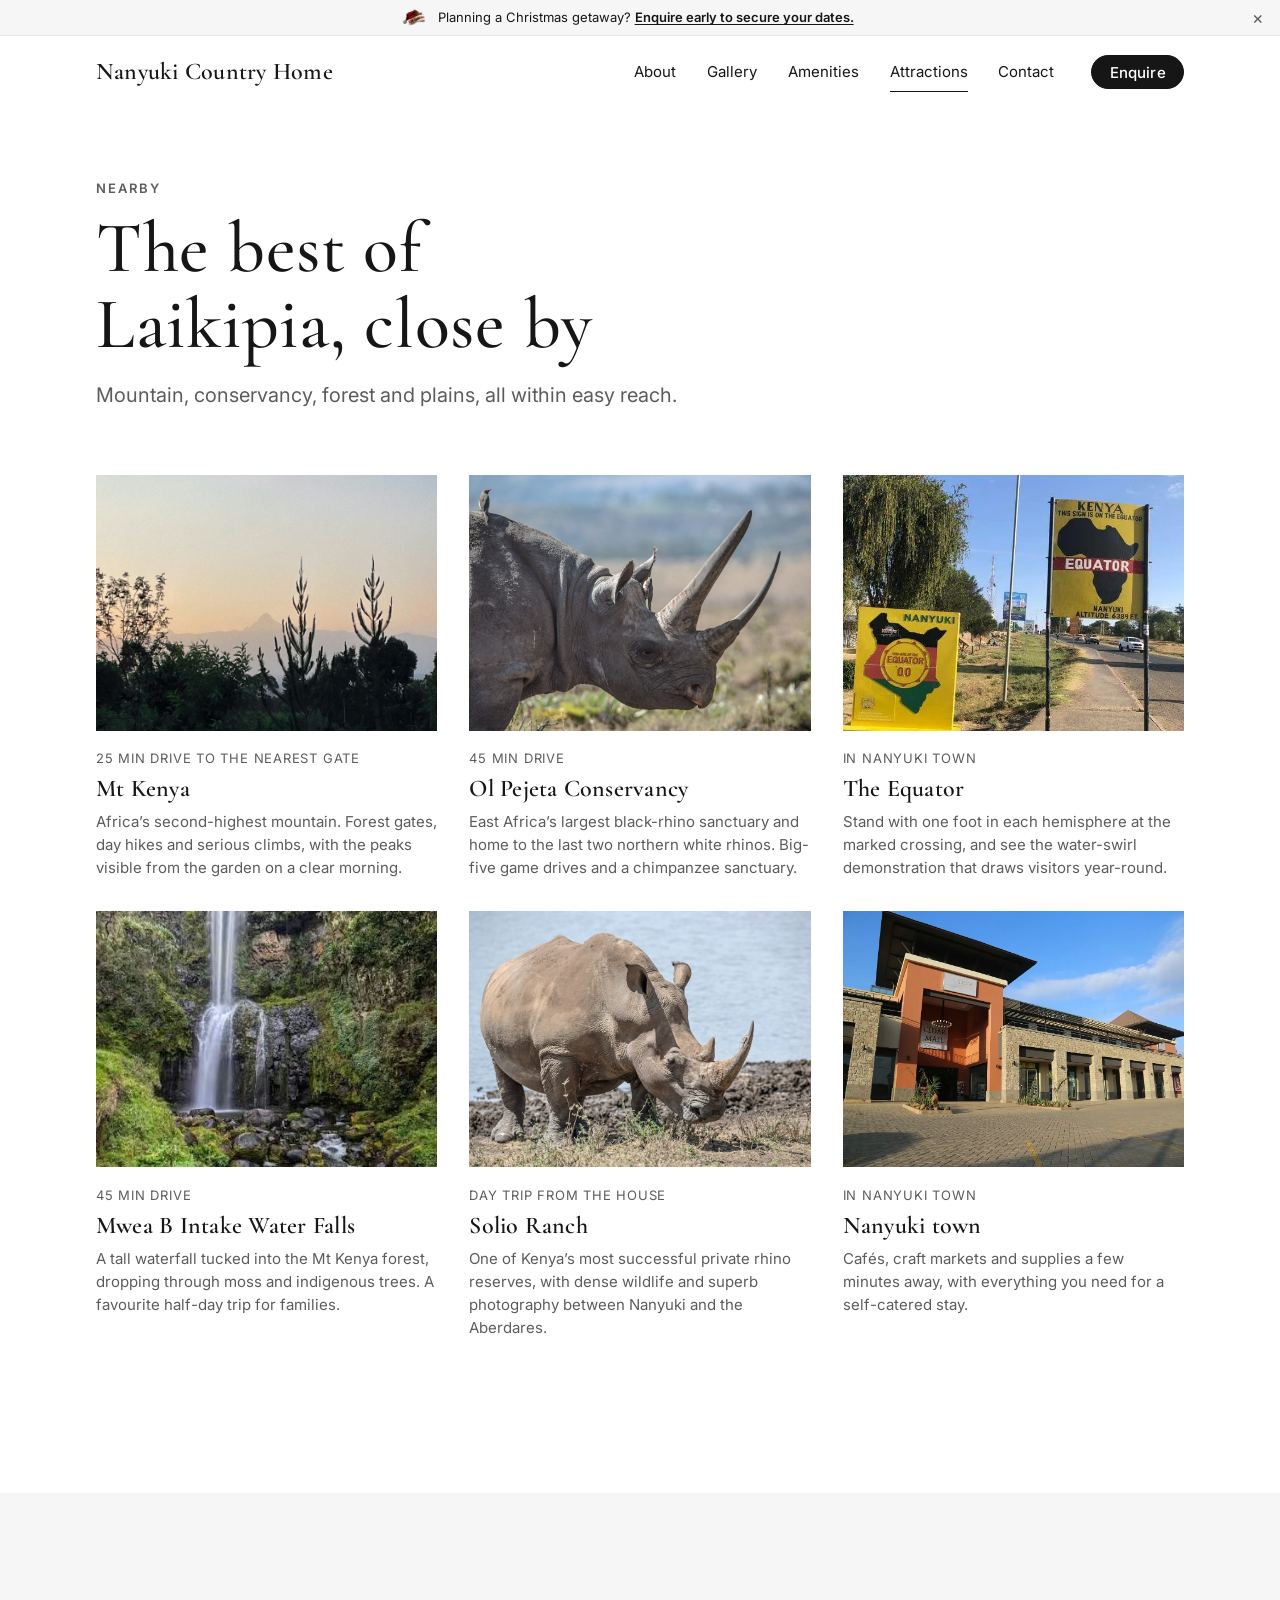
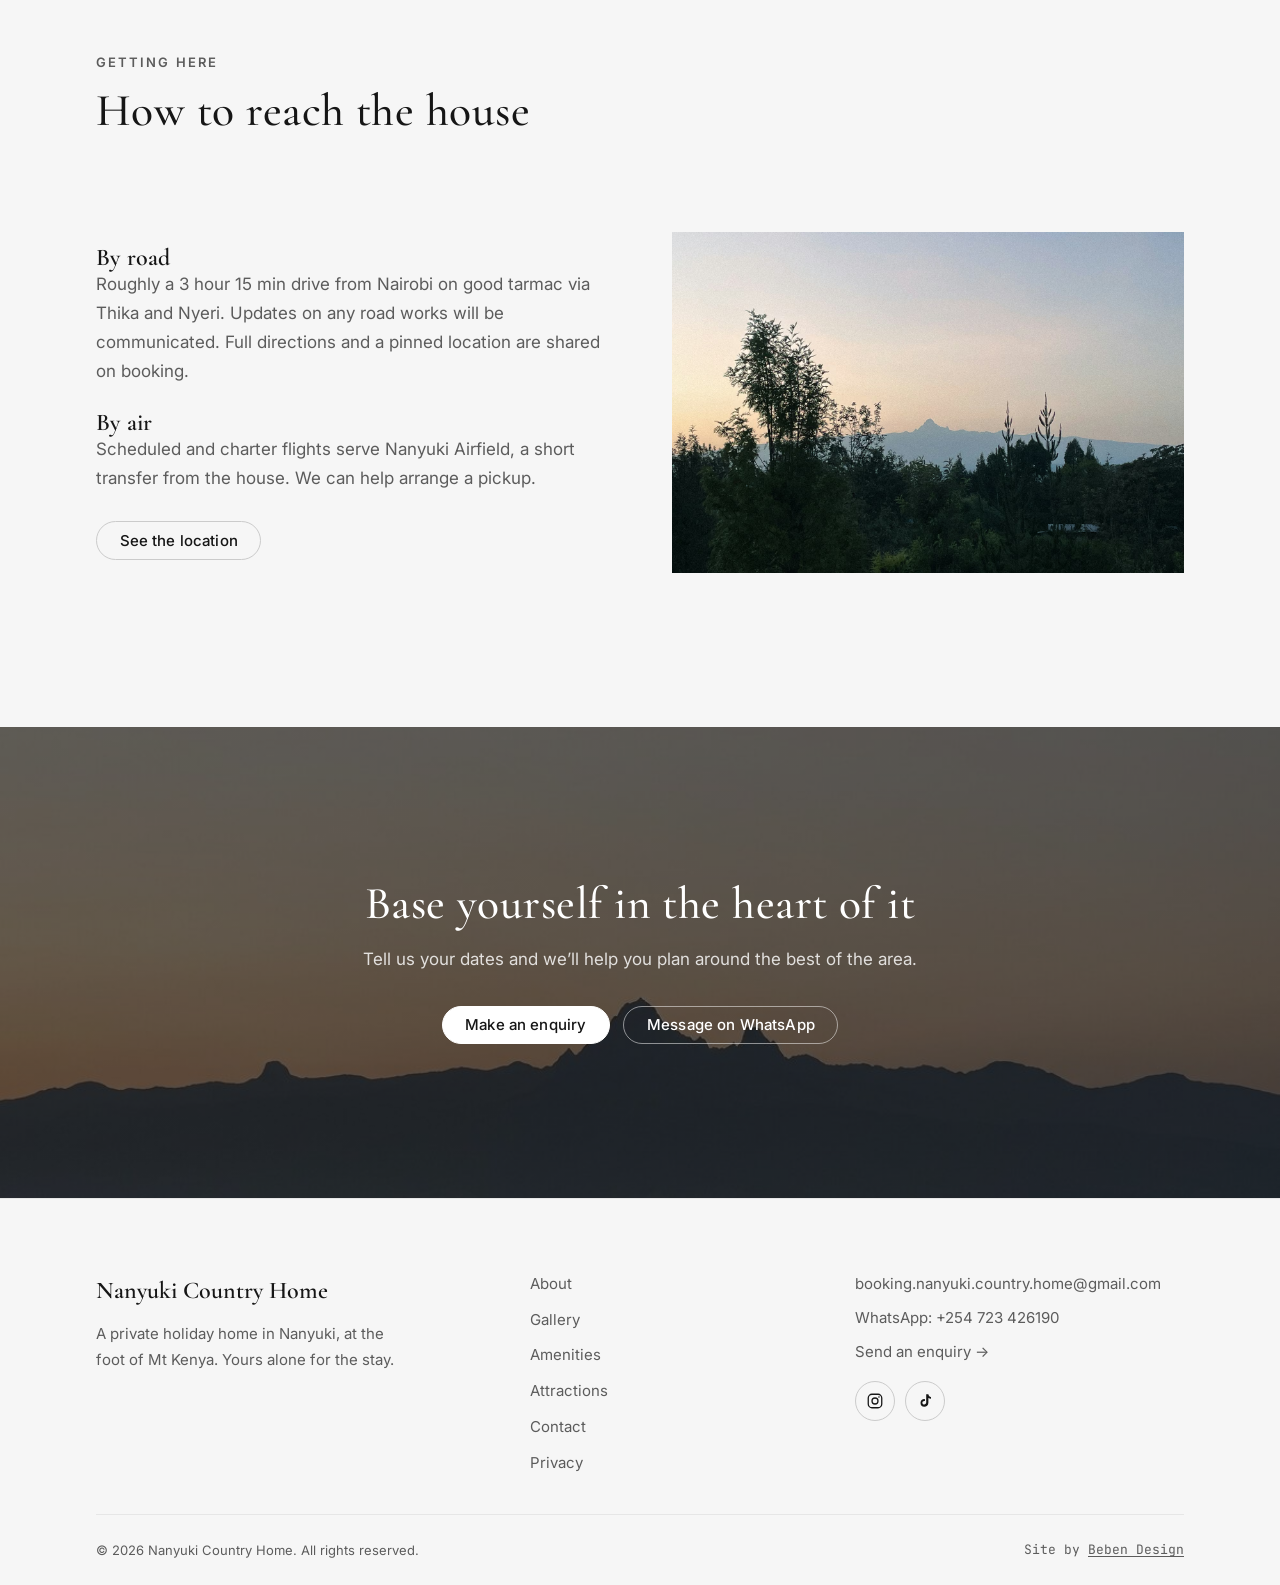
<file: docs/attractions.html>
<!doctype html>
<html lang="en">
<head>
  <meta charset="utf-8">
  <meta name="viewport" content="width=device-width, initial-scale=1">
  <title>Things to Do Near Nanyuki | Nanyuki Country Home</title>
  <meta name="description" content="Near Nanyuki Country Home: Mt Kenya 25 minutes away, Ol Pejeta Conservancy 45 minutes, the Equator, Mwea Falls and Solio Ranch, plus how to get here.">

  <link rel="canonical" href="https://nanyukicountryhome.com/attractions">
  <meta property="og:type" content="website">
  <meta property="og:site_name" content="Nanyuki Country Home">
  <meta property="og:title" content="Things to Do Near Nanyuki | Nanyuki Country Home">
  <meta property="og:description" content="Mt Kenya, Ol Pejeta, the Equator and Solio Ranch, all minutes away.">
  <meta property="og:url" content="https://nanyukicountryhome.com/attractions">
  <meta property="og:locale" content="en_KE">
  <meta property="og:image" content="https://nanyukicountryhome.com/assets/img/og-cover.jpg">
  <meta property="og:image:width" content="1200">
  <meta property="og:image:height" content="630">
  <meta property="og:image:alt" content="The living room at Nanyuki Country Home, opening onto the garden">
  <meta name="twitter:card" content="summary_large_image">
  <meta name="twitter:image" content="https://nanyukicountryhome.com/assets/img/og-cover.jpg">
  <link rel="icon" href="assets/img/favicon.svg" type="image/svg+xml">
  <link rel="alternate icon" href="assets/img/favicon-32.png">
  <link rel="apple-touch-icon" href="assets/img/apple-touch-icon.png">
  <link rel="manifest" href="site.webmanifest">
  <meta name="theme-color" content="#ffffff">
  <link rel="preconnect" href="https://fonts.googleapis.com">
  <link rel="preconnect" href="https://fonts.gstatic.com" crossorigin>
  <link href="https://fonts.googleapis.com/css2?family=Cormorant+Garamond:ital,wght@0,400;0,500;0,600;1,500;1,600&family=Inter:wght@400;500;600&family=JetBrains+Mono:wght@400;500&display=swap" rel="stylesheet">
  <link rel="stylesheet" href="assets/css/styles.css">
  <script type="application/ld+json">
  {
    "@context": "https://schema.org",
    "@type": "BreadcrumbList",
    "itemListElement": [
      { "@type": "ListItem", "position": 1, "name": "Home", "item": "https://nanyukicountryhome.com/" },
      { "@type": "ListItem", "position": 2, "name": "Nearby attractions", "item": "https://nanyukicountryhome.com/attractions" }
    ]
  }
  </script>
</head>
<body>
  <a class="skip-link" href="#main">Skip to content</a>

  <div class="top-stick">
  <div class="xmas-banner" id="xmasBanner" role="region" aria-label="Christmas announcement">
    <p class="xmas-banner__text">
      <img class="xmas-banner__icon" src="assets/img/xmas-santas-hat.png" alt="" width="154" height="96">
      <span>Planning a Christmas getaway? <a href="contact.html#enquire">Enquire early to secure your dates.</a></span>
    </p>
    <button class="xmas-banner__close" type="button" aria-label="Dismiss Christmas announcement">×</button>
  </div>

  <header class="site-header" id="siteHeader">
    <div class="container header-inner">
      <a class="brand" href="index.html">Nanyuki Country Home</a>
      <nav class="nav" id="primaryNav" aria-label="Primary">
        <a href="about.html">About</a>
        <a href="gallery.html">Gallery</a>
        <a href="amenities.html">Amenities</a>
        <a href="attractions.html" aria-current="page">Attractions</a>
        <a href="contact.html">Contact</a>
        <a class="btn btn--primary btn--sm nav-cta" href="contact.html#enquire">Enquire</a>
      </nav>
      <button class="hamburger" id="navToggle" aria-label="Open menu" aria-expanded="false" aria-controls="primaryNav">
        <span></span><span></span><span></span>
      </button>
    </div>
  </header>
  </div><!-- /.top-stick -->

  <main id="main">

    <section class="section section--tight">
      <div class="container">
        <span class="eyebrow reveal">Nearby</span>
        <h1 class="reveal" style="margin-top:.5rem; max-width:16ch;">The best of Laikipia, close by</h1>
        <p class="lead reveal" style="margin-top:1rem;">Mountain, conservancy, forest and plains, all within easy reach.</p>
      </div>
    </section>

    <section class="section" style="padding-top:0;">
      <div class="container">
        <div class="card-grid" data-stagger>

          <article class="card reveal">
            <div class="card-media"><img src="assets/img/attr-mtkenya.avif" alt="The peak of Mt Kenya at dusk, seen from the property" width="1600" height="1200" fetchpriority="high" decoding="async"></div>
            <div class="card-body">
              <p class="meta">25 min drive to the nearest gate</p>
              <h3>Mt Kenya</h3>
              <p>Africa’s second-highest mountain. Forest gates, day hikes and serious climbs, with the peaks visible from the garden on a clear morning.</p>
            </div>
          </article>

          <article class="card reveal">
            <div class="card-media"><img src="assets/img/attr-olpejeta.jpg" alt="Ol Pejeta Conservancy" width="1080" height="727" loading="lazy" decoding="async"></div>
            <div class="card-body">
              <p class="meta">45 min drive</p>
              <h3>Ol Pejeta Conservancy</h3>
              <p>East Africa’s largest black-rhino sanctuary and home to the last two northern white rhinos. Big-five game drives and a chimpanzee sanctuary.</p>
            </div>
          </article>

          <article class="card reveal">
            <div class="card-media"><img src="assets/img/attr-equator.avif" alt="The Equator signs beside the road at Nanyuki" width="600" height="450" loading="lazy" decoding="async"></div>
            <div class="card-body">
              <p class="meta">In Nanyuki town</p>
              <h3>The Equator</h3>
              <p>Stand with one foot in each hemisphere at the marked crossing, and see the water-swirl demonstration that draws visitors year-round.</p>
            </div>
          </article>

          <article class="card reveal">
            <div class="card-media"><img src="assets/img/attr-mweafalls.avif" alt="Mwea B Intake Water Falls in the Mt Kenya forest" width="401" height="301" loading="lazy" decoding="async"></div>
            <div class="card-body">
              <p class="meta">45 min drive</p>
              <h3>Mwea B Intake Water Falls</h3>
              <p>A tall waterfall tucked into the Mt Kenya forest, dropping through moss and indigenous trees. A favourite half-day trip for families.</p>
            </div>
          </article>

          <article class="card reveal">
            <div class="card-media"><img src="assets/img/attr-solio.jpg" alt="Solio Ranch" width="1080" height="719" loading="lazy" decoding="async"></div>
            <div class="card-body">
              <p class="meta">Day trip from the house</p>
              <h3>Solio Ranch</h3>
              <p>One of Kenya’s most successful private rhino reserves, with dense wildlife and superb photography between Nanyuki and the Aberdares.</p>
            </div>
          </article>

          <article class="card reveal">
            <div class="card-media"><img src="assets/img/attr-nanyuki.avif" alt="Cedar Mall in Nanyuki town" width="1143" height="857" loading="lazy" decoding="async"></div>
            <div class="card-body">
              <p class="meta">In Nanyuki town</p>
              <h3>Nanyuki town</h3>
              <p>Cafés, craft markets and supplies a few minutes away, with everything you need for a self-catered stay.</p>
            </div>
          </article>

        </div>
      </div>
    </section>

    <!-- GETTING HERE -->
    <section class="section section--soft">
      <div class="container">
        <div class="section-head">
          <span class="eyebrow reveal">Getting here</span>
          <h2 class="reveal">How to reach the house</h2>
          <p class="reveal muted">It’s 15 minutes from the Nanyuki airstrip, a distance of 5km.</p>
        </div>
        <div class="split">
          <div class="split-copy">
            <h3 class="reveal" style="font-family:var(--font-display); font-weight:600;">By road</h3>
            <p class="reveal muted">Roughly a 3 hour 15 min drive from Nairobi on good tarmac via Thika and Nyeri. Updates on any road works will be communicated. Full directions and a pinned location are shared on booking.</p>
            <h3 class="reveal" style="font-family:var(--font-display); font-weight:600; margin-top:1.5rem;">By air</h3>
            <p class="reveal muted">Scheduled and charter flights serve Nanyuki Airfield, a short transfer from the house. We can help arrange a pickup.</p>
            <div class="btn-row reveal">
              <a class="btn btn--ghost" href="contact.html#map">See the location</a>
            </div>
          </div>
          <div class="split-media reveal">
            <img src="assets/img/road-mtkenya.avif" alt="Mt Kenya at dusk, seen from the garden of the house" width="1600" height="1067" loading="lazy" decoding="async">
          </div>
        </div>
      </div>
    </section>

    <section class="section cta-band">
      <div class="container">
        <h2 class="reveal">Base yourself in the heart of it</h2>
        <p class="reveal">Tell us your dates and we’ll help you plan around the best of the area.</p>
        <div class="btn-row reveal">
          <a class="btn btn--primary" href="contact.html#enquire">Make an enquiry</a>
          <a class="btn btn--ghost" href="https://wa.me/254723426190?text=Hi%2C%20I%27d%20like%20to%20enquire%20about%20a%20stay%20at%20Nanyuki%20Country%20Home" target="_blank" rel="noopener">Message on WhatsApp</a>
        </div>
      </div>
    </section>

  </main>

  <footer class="site-footer">
    <div class="container footer-grid">
      <div class="footer-brand">
        <p class="footer-logo">Nanyuki Country Home</p>
        <p class="muted">A private holiday home in Nanyuki, at the foot of Mt Kenya. Yours alone for the stay.</p>
      </div>
      <nav class="footer-nav" aria-label="Footer">
        <a href="about.html">About</a>
        <a href="gallery.html">Gallery</a>
        <a href="amenities.html">Amenities</a>
        <a href="attractions.html">Attractions</a>
        <a href="contact.html">Contact</a>
        <a href="privacy.html">Privacy</a>
      </nav>
      <div class="footer-contact">
        <a href="mailto:booking.nanyuki.country.home@gmail.com">booking.nanyuki.country.home@gmail.com</a>
        <a href="https://wa.me/254723426190" target="_blank" rel="noopener">WhatsApp: +254 723 426190</a>
        <a href="contact.html#enquire">Send an enquiry →</a>
        <div class="socials">
          <a href="https://www.instagram.com/nanyuki.country.home/" aria-label="Instagram" target="_blank" rel="noopener">
            <svg viewBox="0 0 24 24" fill="none" stroke="currentColor" stroke-width="1.7"><rect x="3" y="3" width="18" height="18" rx="5"/><circle cx="12" cy="12" r="4"/><circle cx="17.3" cy="6.7" r="1.1" fill="currentColor" stroke="none"/></svg>
          </a>
          <a href="https://www.tiktok.com/@nanyukicountryhome" aria-label="TikTok" target="_blank" rel="noopener">
            <svg viewBox="0 0 24 24" fill="currentColor"><path d="M16.5 3c.3 1.9 1.4 3.4 3.5 3.6v2.4c-1.2 0-2.4-.4-3.5-1.1v6.3c0 3.2-2.6 5.3-5.4 5.3A5.3 5.3 0 0 1 6 14.2c.1-2.7 2.3-4.8 5-4.8.3 0 .6 0 .9.1v2.6c-.3-.1-.6-.2-.9-.2-1.4 0-2.5 1-2.5 2.4 0 1.4 1.1 2.4 2.5 2.4 1.5 0 2.6-1.1 2.6-2.9V3h2.9z"/></svg>
          </a>
        </div>
      </div>
    </div>
    <div class="container footer-base">
      <p>© <span id="year">2026</span> Nanyuki Country Home. All rights reserved.</p>
      <p class="credit">Site by <a href="https://beben.design" target="_blank" rel="noopener">Beben Design</a></p>
    </div>
  </footer>

  <script src="assets/js/main.js" defer></script>
</body>
</html>
</file>
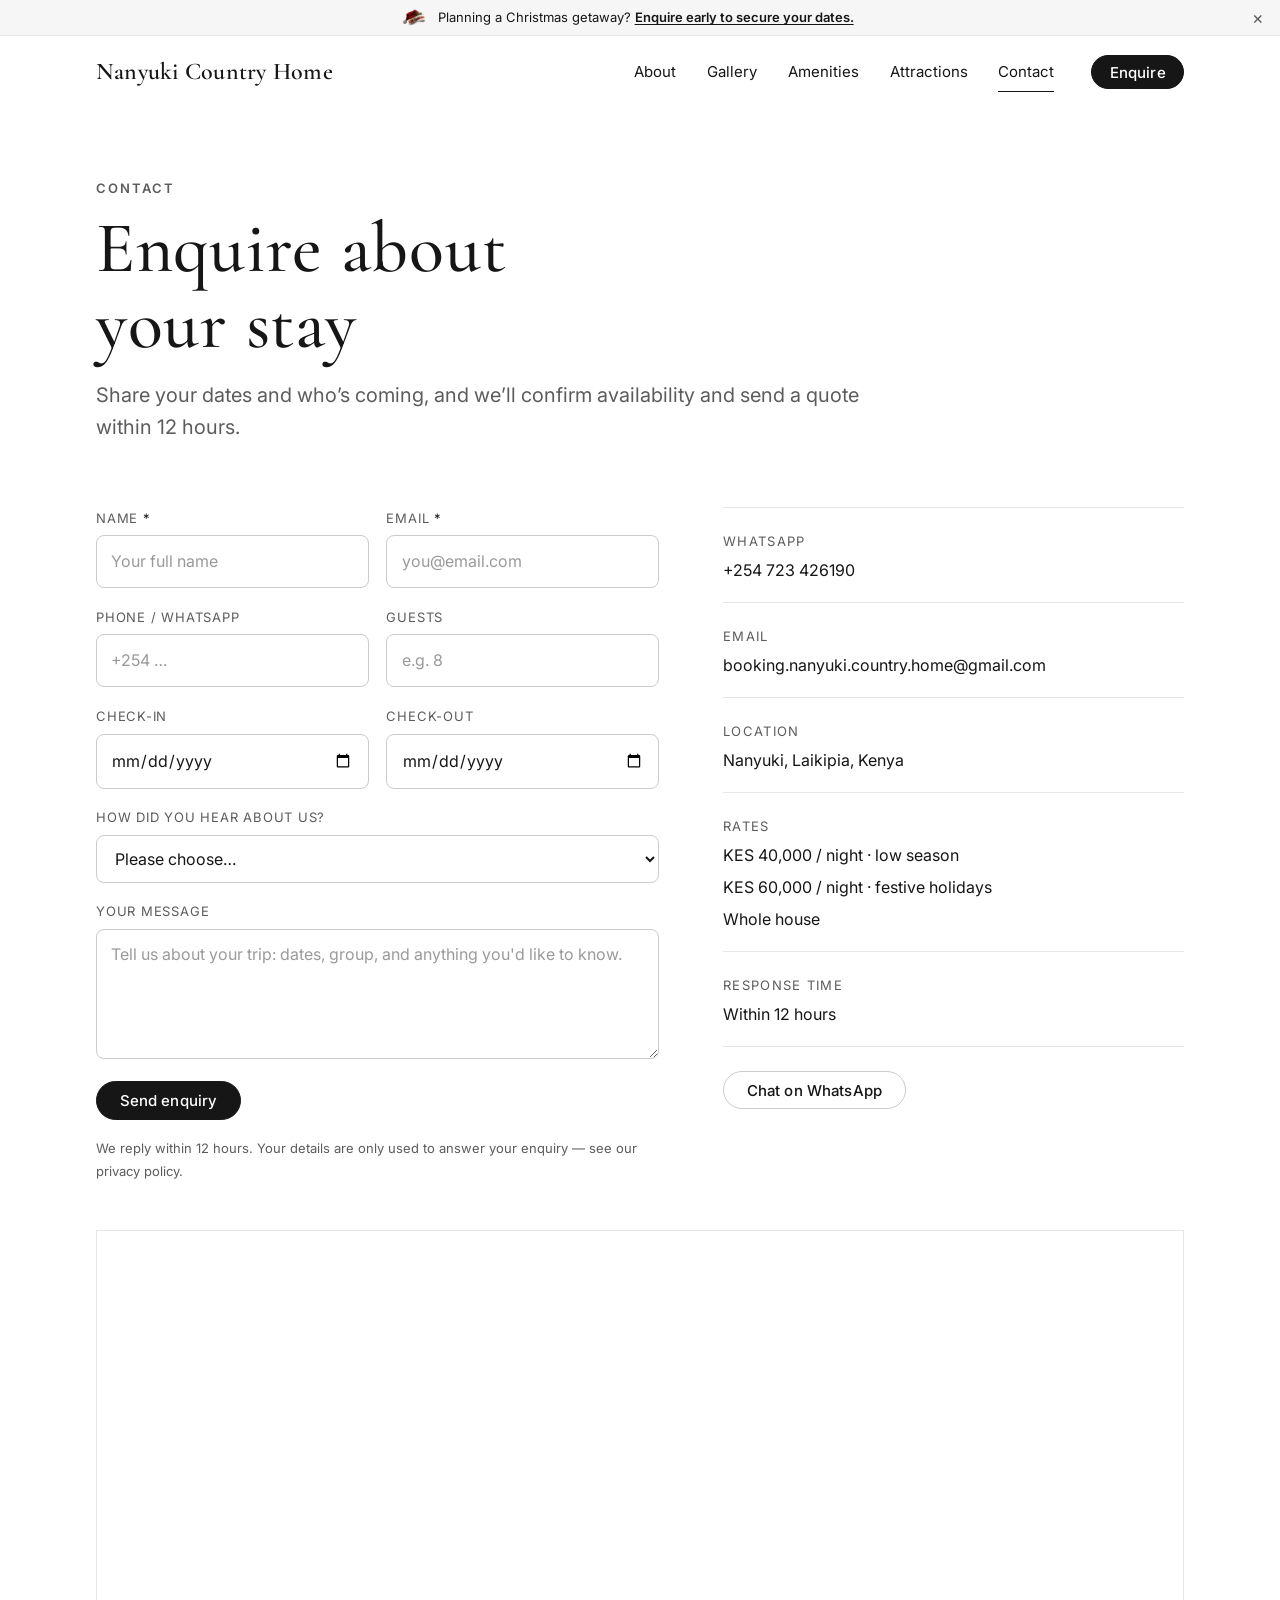
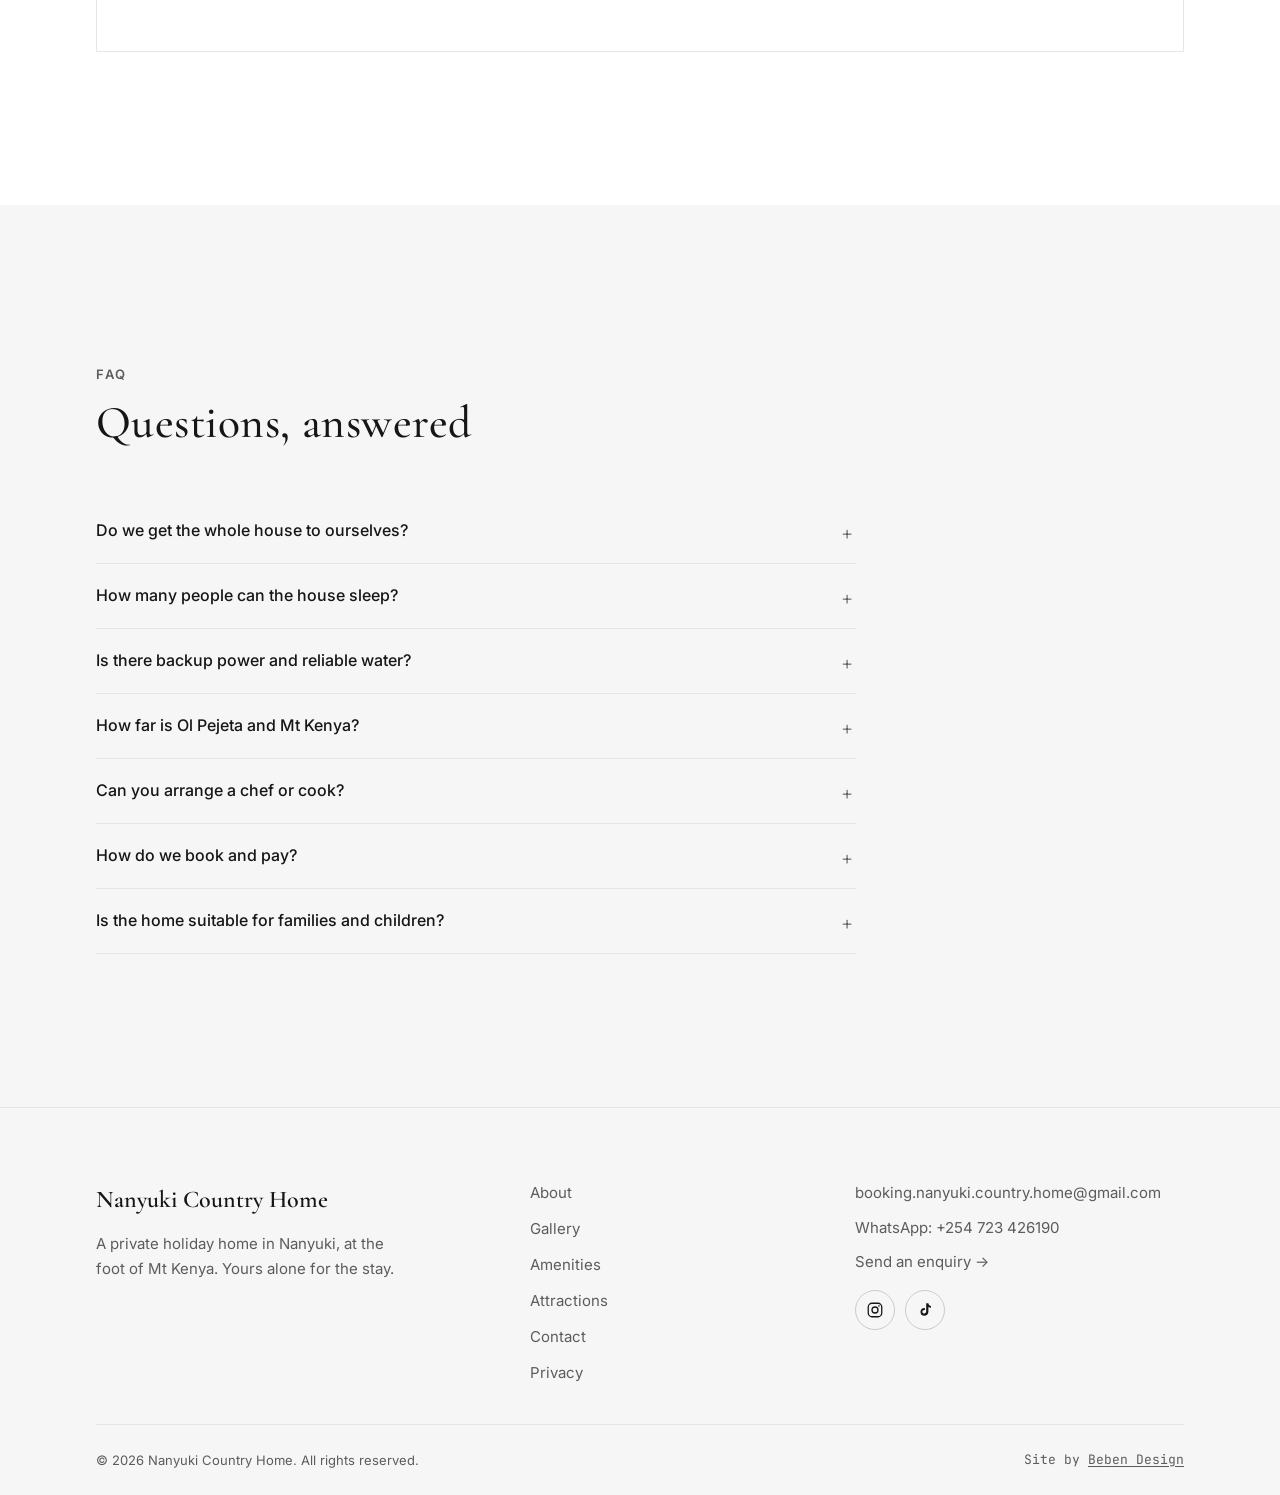
<file: docs/contact.html>
<!doctype html>
<html lang="en">
<head>
  <meta charset="utf-8">
  <meta name="viewport" content="width=device-width, initial-scale=1">
  <title>Contact &amp; Enquiries | Nanyuki Country Home</title>
  <meta name="description" content="Enquire about a stay at Nanyuki Country Home. Send your dates by form or WhatsApp and we reply within 12 hours. Location map, rates and FAQs.">

  <link rel="canonical" href="https://nanyukicountryhome.com/contact">
  <meta property="og:type" content="website">
  <meta property="og:site_name" content="Nanyuki Country Home">
  <meta property="og:title" content="Contact &amp; Enquiries | Nanyuki Country Home">
  <meta property="og:description" content="Send us your dates. We reply within 12 hours.">
  <meta property="og:url" content="https://nanyukicountryhome.com/contact">
  <meta property="og:locale" content="en_KE">
  <meta property="og:image" content="https://nanyukicountryhome.com/assets/img/og-cover.jpg">
  <meta property="og:image:width" content="1200">
  <meta property="og:image:height" content="630">
  <meta property="og:image:alt" content="The living room at Nanyuki Country Home, opening onto the garden">
  <meta name="twitter:card" content="summary_large_image">
  <meta name="twitter:image" content="https://nanyukicountryhome.com/assets/img/og-cover.jpg">
  <link rel="icon" href="assets/img/favicon.svg" type="image/svg+xml">
  <link rel="alternate icon" href="assets/img/favicon-32.png">
  <link rel="apple-touch-icon" href="assets/img/apple-touch-icon.png">
  <link rel="manifest" href="site.webmanifest">
  <meta name="theme-color" content="#ffffff">
  <link rel="preconnect" href="https://fonts.googleapis.com">
  <link rel="preconnect" href="https://fonts.gstatic.com" crossorigin>
  <link href="https://fonts.googleapis.com/css2?family=Cormorant+Garamond:ital,wght@0,400;0,500;0,600;1,500;1,600&family=Inter:wght@400;500;600&family=JetBrains+Mono:wght@400;500&display=swap" rel="stylesheet">
  <link rel="stylesheet" href="assets/css/styles.css">

  <!-- FAQ structured data. Every Q&A here must match the visible FAQ below word for word. -->
  <script type="application/ld+json">
  {
    "@context": "https://schema.org",
    "@type": "FAQPage",
    "mainEntity": [
      { "@type": "Question", "name": "Do we get the whole house to ourselves?",
        "acceptedAnswer": { "@type": "Answer", "text": "Yes. The property is booked exclusively for your group for the duration of the stay, with no shared spaces." } },
      { "@type": "Question", "name": "How many people can the house sleep?",
        "acceptedAnswer": { "@type": "Answer", "text": "Up to 16 guests across 7 bedrooms and 7 bathrooms, with the whole house yours alone. Tell us your group and we will confirm the best bed configuration." } },
      { "@type": "Question", "name": "Is there backup power and reliable water?",
        "acceptedAnswer": { "@type": "Answer", "text": "Yes. The home has backup power for outages and a consistent hot and cold water supply." } },
      { "@type": "Question", "name": "How do we book and pay?",
        "acceptedAnswer": { "@type": "Answer", "text": "Send an enquiry with your dates. We confirm availability within 12 hours and hold the booking with a deposit; the balance is settled before arrival." } },
      { "@type": "Question", "name": "Can you arrange a chef?",
        "acceptedAnswer": { "@type": "Answer", "text": "Yes, a private cook can be arranged on request for some or all of your stay." } },
      { "@type": "Question", "name": "How far is Ol Pejeta and Mt Kenya?",
        "acceptedAnswer": { "@type": "Answer", "text": "Ol Pejeta Conservancy is about a 45 minute drive, and the nearest Mt Kenya gate about 25 minutes." } },
      { "@type": "Question", "name": "Is the home suitable for families and children?",
        "acceptedAnswer": { "@type": "Answer", "text": "Yes. The space, garden and comforts make it a comfortable base for families. Let us know your group and we can advise." } }
    ]
  }
  </script>
  <script type="application/ld+json">
  {
    "@context": "https://schema.org",
    "@type": "BreadcrumbList",
    "itemListElement": [
      { "@type": "ListItem", "position": 1, "name": "Home", "item": "https://nanyukicountryhome.com/" },
      { "@type": "ListItem", "position": 2, "name": "Contact & enquiries", "item": "https://nanyukicountryhome.com/contact" }
    ]
  }
  </script>
</head>
<body>
  <a class="skip-link" href="#main">Skip to content</a>

  <div class="top-stick">
  <div class="xmas-banner" id="xmasBanner" role="region" aria-label="Christmas announcement">
    <p class="xmas-banner__text">
      <img class="xmas-banner__icon" src="assets/img/xmas-santas-hat.png" alt="" width="154" height="96">
      <span>Planning a Christmas getaway? <a href="contact.html#enquire">Enquire early to secure your dates.</a></span>
    </p>
    <button class="xmas-banner__close" type="button" aria-label="Dismiss Christmas announcement">×</button>
  </div>

  <header class="site-header" id="siteHeader">
    <div class="container header-inner">
      <a class="brand" href="index.html">Nanyuki Country Home</a>
      <nav class="nav" id="primaryNav" aria-label="Primary">
        <a href="about.html">About</a>
        <a href="gallery.html">Gallery</a>
        <a href="amenities.html">Amenities</a>
        <a href="attractions.html">Attractions</a>
        <a href="contact.html" aria-current="page">Contact</a>
        <a class="btn btn--primary btn--sm nav-cta" href="#enquire">Enquire</a>
      </nav>
      <button class="hamburger" id="navToggle" aria-label="Open menu" aria-expanded="false" aria-controls="primaryNav">
        <span></span><span></span><span></span>
      </button>
    </div>
  </header>
  </div><!-- /.top-stick -->

  <main id="main">

    <section class="section section--tight">
      <div class="container">
        <span class="eyebrow reveal">Contact</span>
        <h1 class="reveal" style="margin-top:.5rem; max-width:16ch;">Enquire about your stay</h1>
        <p class="lead reveal" style="margin-top:1rem;">Share your dates and who’s coming, and we’ll confirm availability and send a quote within 12 hours.</p>
      </div>
    </section>

    <section class="section" style="padding-top:0;" id="enquire">
      <div class="container">
        <div class="contact-grid">

          <!-- ENQUIRY FORM -->
          <div>
            <form id="enquiryForm" action="https://formspree.io/f/xqpklldy" method="POST" class="form" novalidate>
              <div class="row-2">
                <div class="field">
                  <label for="name">Name <span class="req">*</span></label>
                  <input type="text" id="name" name="name" autocomplete="name" placeholder="Your full name" required>
                </div>
                <div class="field">
                  <label for="email">Email <span class="req">*</span></label>
                  <input type="email" id="email" name="email" autocomplete="email" placeholder="you@email.com" required>
                </div>
              </div>

              <div class="row-2">
                <div class="field">
                  <label for="phone">Phone / WhatsApp</label>
                  <input type="tel" id="phone" name="phone" autocomplete="tel" placeholder="+254 …">
                </div>
                <div class="field">
                  <label for="guests">Guests</label>
                  <input type="number" id="guests" name="guests" min="1" max="16" placeholder="e.g. 8">
                </div>
              </div>

              <div class="row-2">
                <div class="field">
                  <label for="checkin">Check-in</label>
                  <input type="date" id="checkin" name="check_in">
                </div>
                <div class="field">
                  <label for="checkout">Check-out</label>
                  <input type="date" id="checkout" name="check_out">
                </div>
              </div>

              <!-- Attribution field: with no analytics, this is how bookings get traced to a marketing channel. -->
              <div class="field">
                <label for="source">How did you hear about us?</label>
                <select id="source" name="how_did_you_hear">
                  <option value="" selected>Please choose…</option>
                  <option>Instagram</option>
                  <option>TikTok</option>
                  <option>Google search</option>
                  <option>Referral / word of mouth</option>
                  <option>Returning guest</option>
                  <option>Other</option>
                </select>
              </div>

              <div class="field">
                <label for="message">Your message</label>
                <textarea id="message" name="message" placeholder="Tell us about your trip: dates, group, and anything you'd like to know."></textarea>
              </div>

              <!-- anti-spam honeypot: leave empty -->
              <input class="hp" type="text" name="_gotcha" tabindex="-1" autocomplete="off" aria-hidden="true">
              <input type="hidden" name="_subject" value="New enquiry: Nanyuki Country Home">

              <button type="submit" class="btn btn--primary">Send enquiry</button>
              <p class="form-note">We reply within 12 hours. Your details are only used to answer your enquiry — see our <a href="privacy.html">privacy policy</a>.</p>
              <p id="formStatus" class="form-status" role="status" aria-live="polite"></p>
            </form>
          </div>

          <!-- CONTACT ASIDE -->
          <aside class="contact-aside">
            <div class="info-item">
              <p class="k">WhatsApp</p>
              <a href="https://wa.me/254723426190?text=Hi%2C%20I%27d%20like%20to%20enquire%20about%20a%20stay%20at%20Nanyuki%20Country%20Home" target="_blank" rel="noopener">+254 723 426190</a>
            </div>
            <div class="info-item">
              <p class="k">Email</p>
              <a href="mailto:booking.nanyuki.country.home@gmail.com">booking.nanyuki.country.home@gmail.com</a>
            </div>
            <div class="info-item">
              <p class="k">Location</p>
              <p>Nanyuki, Laikipia, Kenya</p>
            </div>
            <div class="info-item">
              <p class="k">Rates</p>
              <p>KES 40,000 / night · low season</p>
              <p>KES 60,000 / night · festive holidays</p>
              <p class="muted">Whole house</p>
            </div>
            <div class="info-item">
              <p class="k">Response time</p>
              <p>Within 12 hours</p>
            </div>
            <div class="btn-row" style="margin-top:1.5rem;">
              <a class="btn btn--wa" href="https://wa.me/254723426190?text=Hi%2C%20I%27d%20like%20to%20enquire%20about%20a%20stay%20at%20Nanyuki%20Country%20Home" target="_blank" rel="noopener">Chat on WhatsApp</a>
            </div>
          </aside>

        </div>

        <!-- MAP -->
        <div class="map-embed reveal" id="map">
          <iframe
            title="Map showing the location of Nanyuki Country Home"
            src="https://www.google.com/maps/embed?pb=!1m18!1m12!1m3!1d7850.667892267528!2d37.02233967183191!3d-0.0559771227789699!2m3!1f0!2f0!3f0!3m2!1i1024!2i768!4f13.1!3m3!1m2!1s0x18281f13f279b45d%3A0xf47a7d6c447fe451!2sNanyuki%20holiday%20home!5e0!3m2!1sen!2ske!4v1783936050688!5m2!1sen!2ske"
            allowfullscreen loading="lazy" referrerpolicy="strict-origin-when-cross-origin"></iframe>
        </div>
      </div>
    </section>

    <!-- FAQ -->
    <section class="section section--soft">
      <div class="container">
        <div class="section-head">
          <span class="eyebrow reveal">FAQ</span>
          <h2 class="reveal">Questions, answered</h2>
        </div>
        <div class="faq reveal">
          <details>
            <summary>Do we get the whole house to ourselves?</summary>
            <p>Yes. The property is booked exclusively for your group for the whole stay, with no shared spaces.</p>
          </details>
          <details>
            <summary>How many people can the house sleep?</summary>
            <p>Up to 16 guests across 7 bedrooms and 7 bathrooms, with the whole house yours alone. Tell us your group and we’ll confirm the best bed configuration.</p>
          </details>
          <details>
            <summary>Is there backup power and reliable water?</summary>
            <p>Yes. The home has backup power to see you through outages, and a consistent hot and cold water supply.</p>
          </details>
          <details>
            <summary>How far is Ol Pejeta and Mt Kenya?</summary>
            <p>Ol Pejeta Conservancy is about a 45 minute drive, and the nearest Mt Kenya gate about 25 minutes. We’re happy to help plan your days around both.</p>
          </details>
          <details>
            <summary>Can you arrange a chef or cook?</summary>
            <p>Yes, a private cook can be arranged on request for some or all of your stay.</p>
          </details>
          <details>
            <summary>How do we book and pay?</summary>
            <p>Send an enquiry with your dates. We confirm availability within 12 hours and hold the booking with a deposit; the balance is settled before arrival.</p>
          </details>
          <details>
            <summary>Is the home suitable for families and children?</summary>
            <p>Absolutely. The space, garden and comforts make it a comfortable base for families. Let us know your group and we’ll advise.</p>
          </details>
        </div>
      </div>
    </section>

  </main>

  <footer class="site-footer">
    <div class="container footer-grid">
      <div class="footer-brand">
        <p class="footer-logo">Nanyuki Country Home</p>
        <p class="muted">A private holiday home in Nanyuki, at the foot of Mt Kenya. Yours alone for the stay.</p>
      </div>
      <nav class="footer-nav" aria-label="Footer">
        <a href="about.html">About</a>
        <a href="gallery.html">Gallery</a>
        <a href="amenities.html">Amenities</a>
        <a href="attractions.html">Attractions</a>
        <a href="contact.html">Contact</a>
        <a href="privacy.html">Privacy</a>
      </nav>
      <div class="footer-contact">
        <a href="mailto:booking.nanyuki.country.home@gmail.com">booking.nanyuki.country.home@gmail.com</a>
        <a href="https://wa.me/254723426190" target="_blank" rel="noopener">WhatsApp: +254 723 426190</a>
        <a href="#enquire">Send an enquiry →</a>
        <div class="socials">
          <a href="https://www.instagram.com/nanyuki.country.home/" aria-label="Instagram" target="_blank" rel="noopener">
            <svg viewBox="0 0 24 24" fill="none" stroke="currentColor" stroke-width="1.7"><rect x="3" y="3" width="18" height="18" rx="5"/><circle cx="12" cy="12" r="4"/><circle cx="17.3" cy="6.7" r="1.1" fill="currentColor" stroke="none"/></svg>
          </a>
          <a href="https://www.tiktok.com/@nanyukicountryhome" aria-label="TikTok" target="_blank" rel="noopener">
            <svg viewBox="0 0 24 24" fill="currentColor"><path d="M16.5 3c.3 1.9 1.4 3.4 3.5 3.6v2.4c-1.2 0-2.4-.4-3.5-1.1v6.3c0 3.2-2.6 5.3-5.4 5.3A5.3 5.3 0 0 1 6 14.2c.1-2.7 2.3-4.8 5-4.8.3 0 .6 0 .9.1v2.6c-.3-.1-.6-.2-.9-.2-1.4 0-2.5 1-2.5 2.4 0 1.4 1.1 2.4 2.5 2.4 1.5 0 2.6-1.1 2.6-2.9V3h2.9z"/></svg>
          </a>
        </div>
      </div>
    </div>
    <div class="container footer-base">
      <p>© <span id="year">2026</span> Nanyuki Country Home. All rights reserved.</p>
      <p class="credit">Site by <a href="https://beben.design" target="_blank" rel="noopener">Beben Design</a></p>
    </div>
  </footer>

  <script src="assets/js/main.js" defer></script>
</body>
</html>
</file>
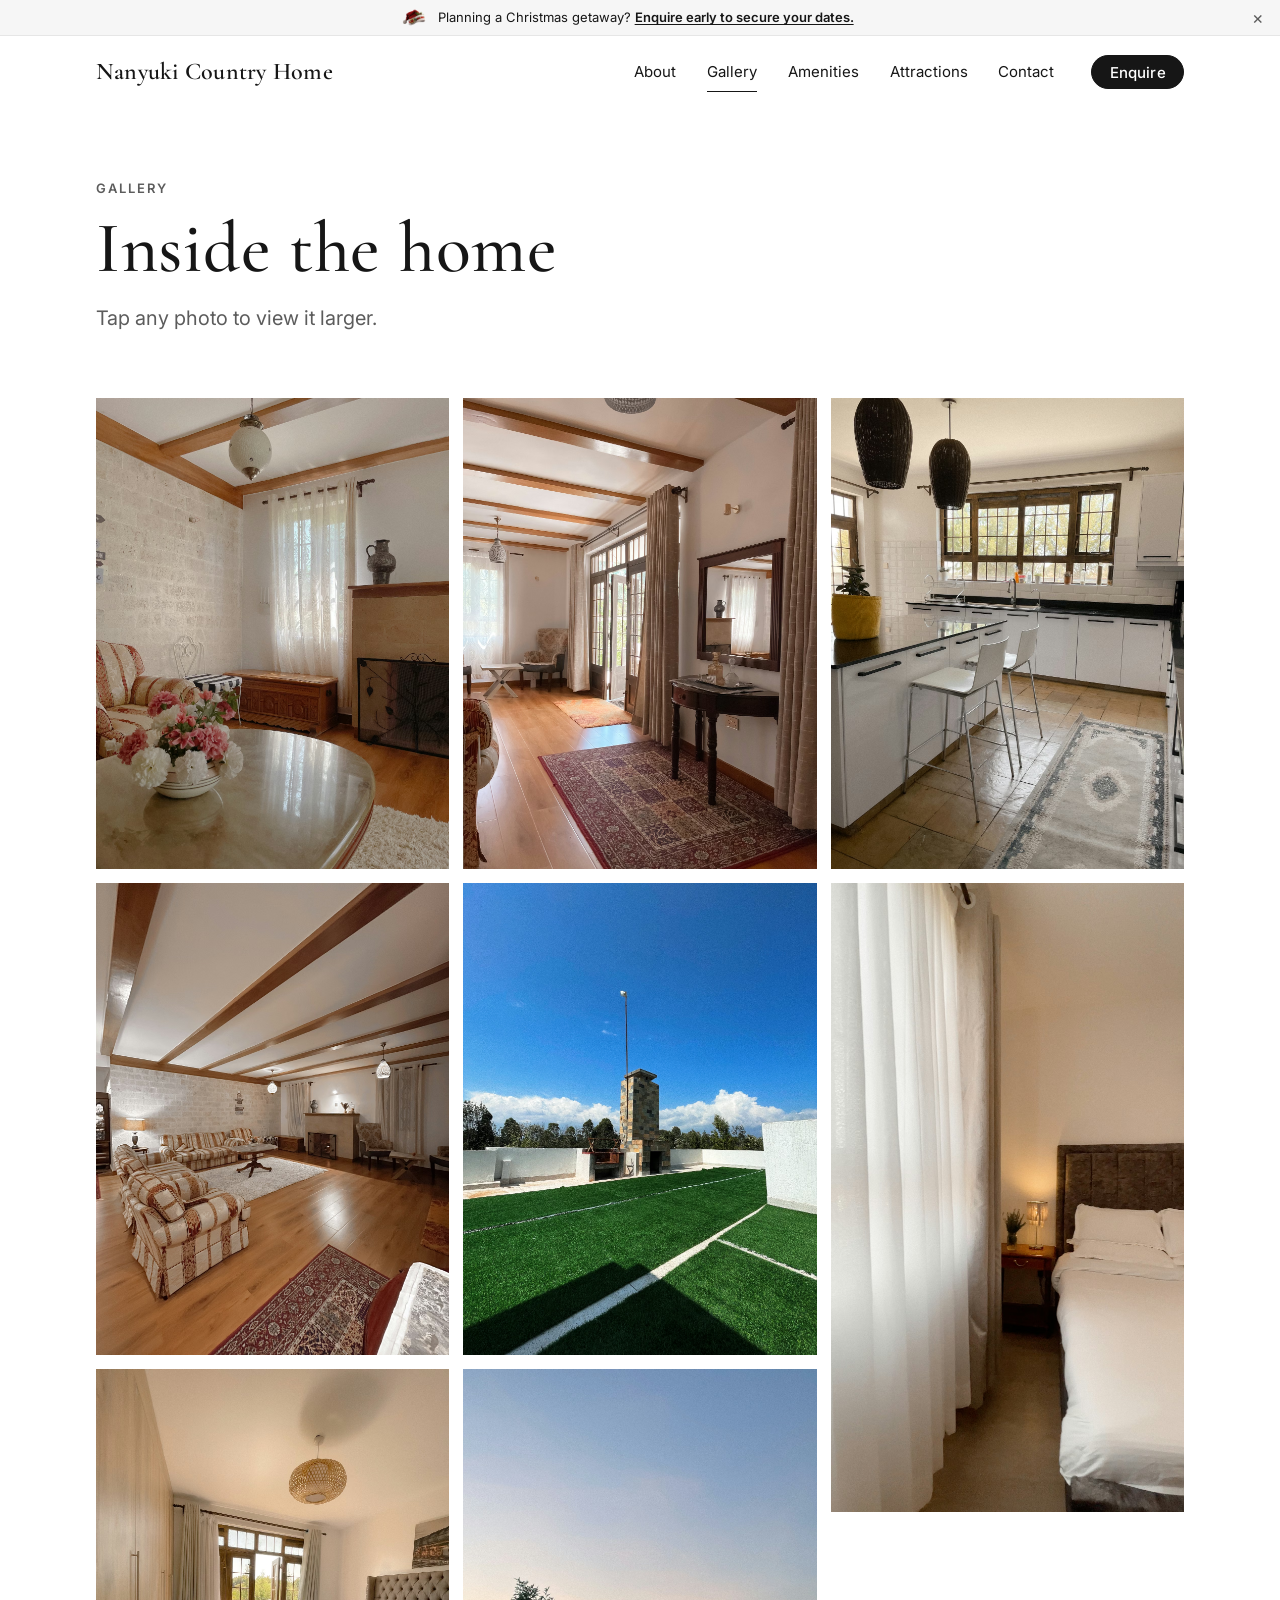
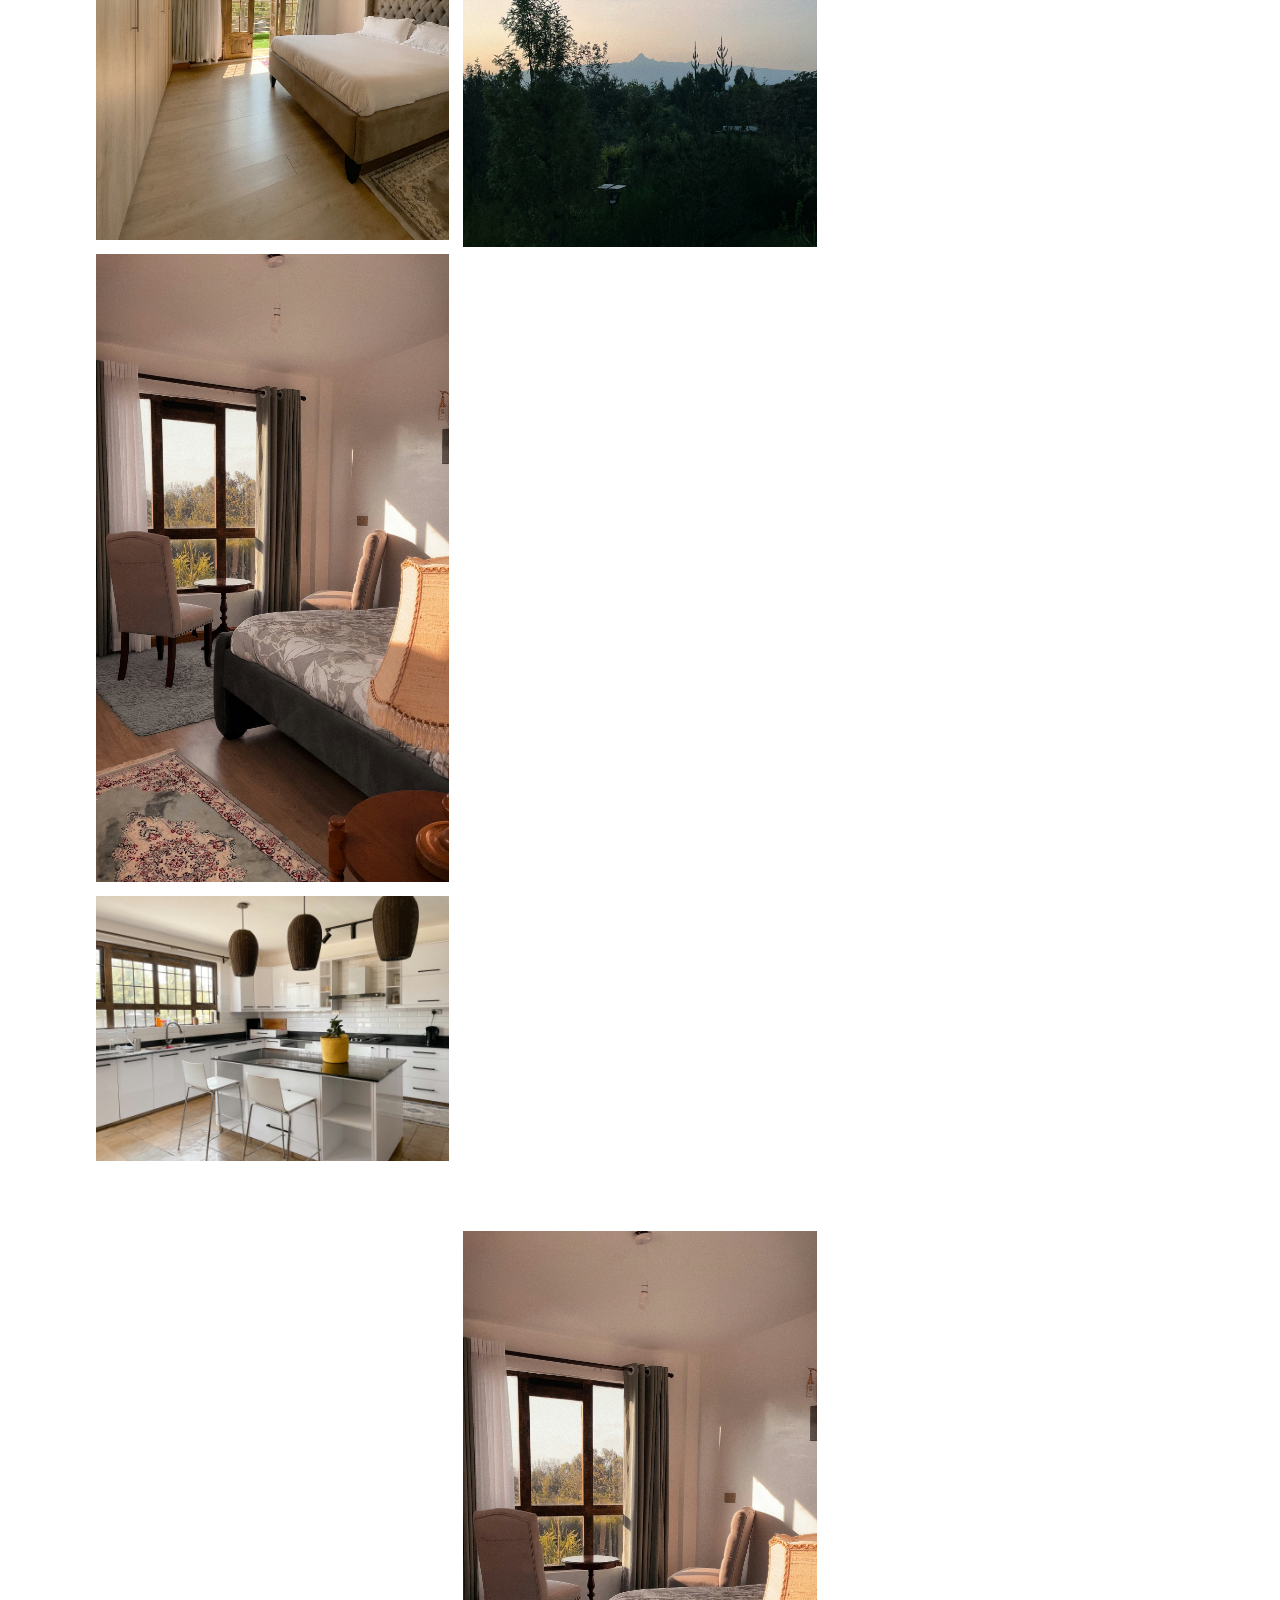
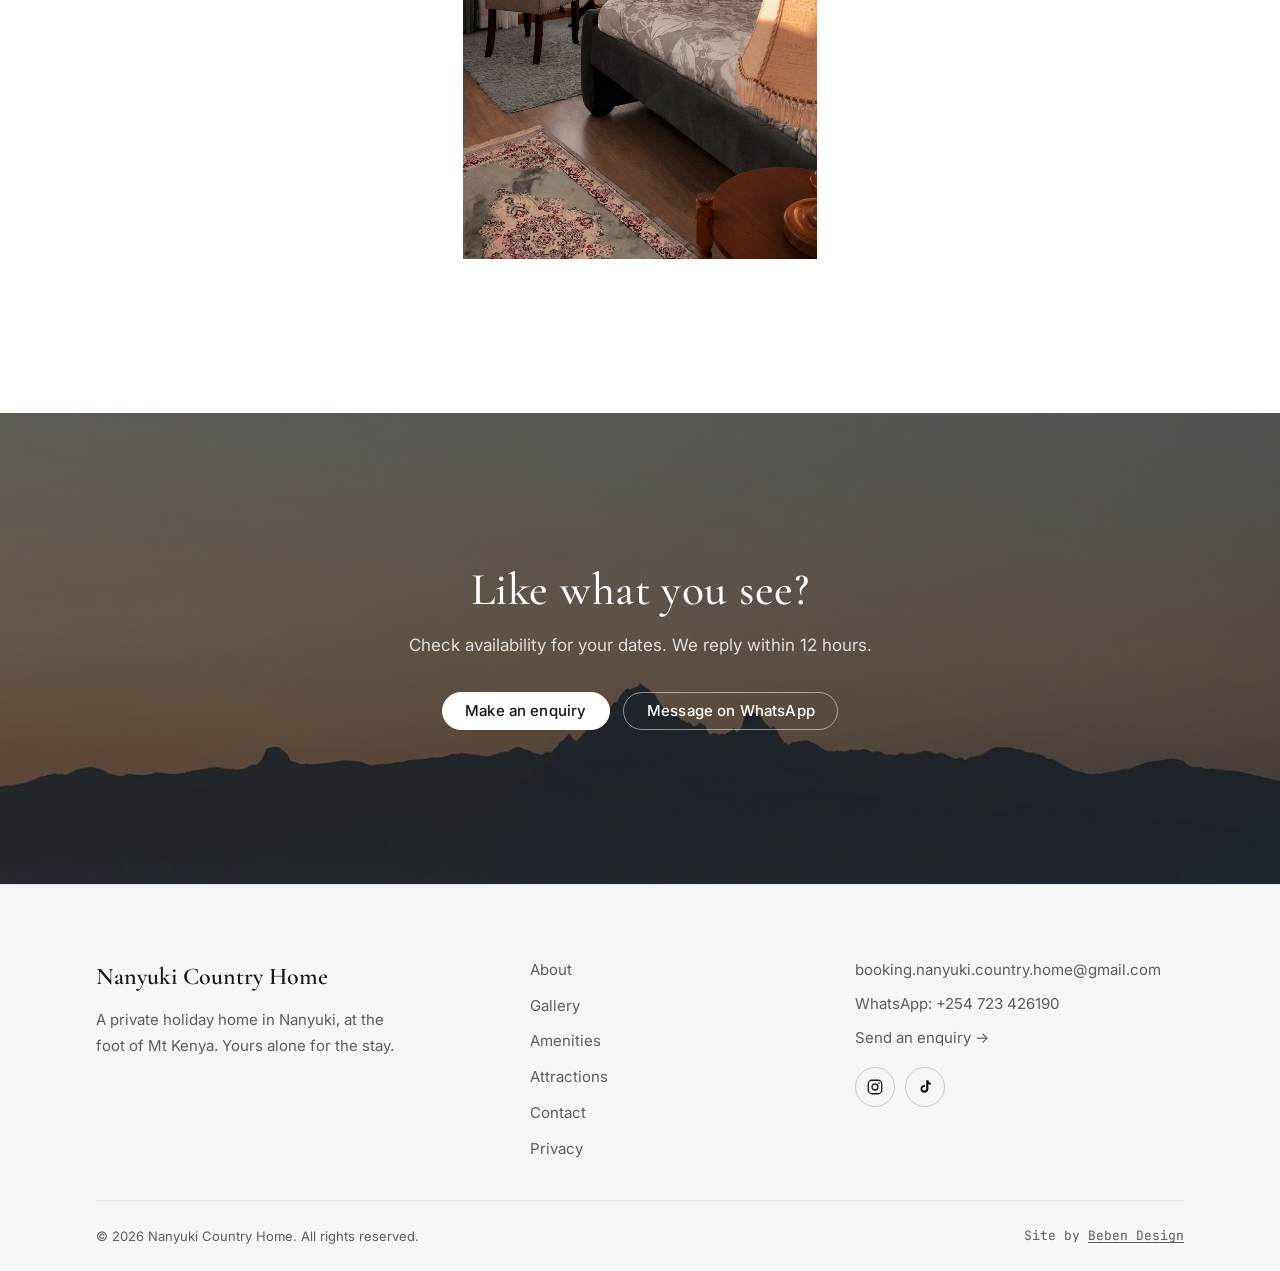
<file: docs/gallery.html>
<!doctype html>
<html lang="en">
<head>
  <meta charset="utf-8">
  <meta name="viewport" content="width=device-width, initial-scale=1">
  <title>Photo Gallery | Nanyuki Country Home</title>
  <meta name="description" content="A look inside Nanyuki Country Home: living areas, seven bedrooms, the kitchen, terrace and garden, photographed at the house in Nanyuki, Kenya.">

  <link rel="canonical" href="https://nanyukicountryhome.com/gallery">
  <meta property="og:type" content="website">
  <meta property="og:site_name" content="Nanyuki Country Home">
  <meta property="og:title" content="Photo Gallery | Nanyuki Country Home">
  <meta property="og:description" content="A look inside the property: living areas, bedrooms, kitchen and garden.">
  <meta property="og:url" content="https://nanyukicountryhome.com/gallery">
  <meta property="og:locale" content="en_KE">
  <meta property="og:image" content="https://nanyukicountryhome.com/assets/img/og-cover.jpg">
  <meta property="og:image:width" content="1200">
  <meta property="og:image:height" content="630">
  <meta property="og:image:alt" content="The living room at Nanyuki Country Home, opening onto the garden">
  <meta name="twitter:card" content="summary_large_image">
  <meta name="twitter:image" content="https://nanyukicountryhome.com/assets/img/og-cover.jpg">
  <link rel="icon" href="assets/img/favicon.svg" type="image/svg+xml">
  <link rel="alternate icon" href="assets/img/favicon-32.png">
  <link rel="apple-touch-icon" href="assets/img/apple-touch-icon.png">
  <link rel="manifest" href="site.webmanifest">
  <meta name="theme-color" content="#ffffff">
  <link rel="preconnect" href="https://fonts.googleapis.com">
  <link rel="preconnect" href="https://fonts.gstatic.com" crossorigin>
  <link href="https://fonts.googleapis.com/css2?family=Cormorant+Garamond:ital,wght@0,400;0,500;0,600;1,500;1,600&family=Inter:wght@400;500;600&family=JetBrains+Mono:wght@400;500&display=swap" rel="stylesheet">
  <link rel="stylesheet" href="assets/css/styles.css">
  <script type="application/ld+json">
  {
    "@context": "https://schema.org",
    "@type": "BreadcrumbList",
    "itemListElement": [
      { "@type": "ListItem", "position": 1, "name": "Home", "item": "https://nanyukicountryhome.com/" },
      { "@type": "ListItem", "position": 2, "name": "Photo gallery", "item": "https://nanyukicountryhome.com/gallery" }
    ]
  }
  </script>
</head>
<body>
  <a class="skip-link" href="#main">Skip to content</a>

  <div class="top-stick">
  <div class="xmas-banner" id="xmasBanner" role="region" aria-label="Christmas announcement">
    <p class="xmas-banner__text">
      <img class="xmas-banner__icon" src="assets/img/xmas-santas-hat.png" alt="" width="154" height="96">
      <span>Planning a Christmas getaway? <a href="contact.html#enquire">Enquire early to secure your dates.</a></span>
    </p>
    <button class="xmas-banner__close" type="button" aria-label="Dismiss Christmas announcement">×</button>
  </div>

  <header class="site-header" id="siteHeader">
    <div class="container header-inner">
      <a class="brand" href="index.html">Nanyuki Country Home</a>
      <nav class="nav" id="primaryNav" aria-label="Primary">
        <a href="about.html">About</a>
        <a href="gallery.html" aria-current="page">Gallery</a>
        <a href="amenities.html">Amenities</a>
        <a href="attractions.html">Attractions</a>
        <a href="contact.html">Contact</a>
        <a class="btn btn--primary btn--sm nav-cta" href="contact.html#enquire">Enquire</a>
      </nav>
      <button class="hamburger" id="navToggle" aria-label="Open menu" aria-expanded="false" aria-controls="primaryNav">
        <span></span><span></span><span></span>
      </button>
    </div>
  </header>
  </div><!-- /.top-stick -->

  <main id="main">

    <section class="section section--tight">
      <div class="container">
        <span class="eyebrow reveal">Gallery</span>
        <h1 class="reveal" style="margin-top:.5rem; max-width:14ch;">Inside the home</h1>
        <p class="lead reveal" style="margin-top:1rem;">Tap any photo to view it larger.</p>
      </div>
    </section>

    <section class="section" style="padding-top:0;">
      <div class="container">
        <div class="gallery" data-lightbox>
          <figure><button class="tile" type="button" aria-label="View: The sitting room, with its stone wall and fireplace"><img src="assets/img/gal-living-corner.avif" alt="The sitting room, with its stone wall and fireplace" width="1400" height="1867" fetchpriority="high" decoding="async"></button></figure>
          <figure><button class="tile" type="button" aria-label="View: The sitting room at night, with striped sofas around the fireplace"><img src="assets/img/gal-living-fireplace.avif" alt="The sitting room at night, with striped sofas around the fireplace" width="1400" height="1867" loading="lazy" decoding="async"></button></figure>
          <figure><button class="tile" type="button" aria-label="View: The main bedroom, opening onto the garden"><img src="assets/img/gal-bedroom-main.avif" alt="The main bedroom, opening onto the garden" width="1400" height="1867" loading="lazy" decoding="async"></button></figure>
          <figure><button class="tile" type="button" aria-label="View: A bedroom with two chairs by the window overlooking the trees"><img src="assets/img/gal-bedroom-chairs.avif" alt="A bedroom with two chairs by the window overlooking the trees" width="1400" height="2489" loading="lazy" decoding="async"></button></figure>
          <figure><button class="tile" type="button" aria-label="View: The kitchen, with island and breakfast bar"><img src="assets/img/gal-kitchen.avif" alt="The kitchen, with island and breakfast bar" width="1600" height="1200" loading="lazy" decoding="async"></button></figure>
          <figure><button class="tile" type="button" aria-label="View: A sunlit seating corner by the window"><img src="assets/img/gal-seating.avif" alt="A sunlit seating corner by the window" width="1400" height="2004" loading="lazy" decoding="async"></button></figure>
          <figure><button class="tile" type="button" aria-label="View: The sitting room console with mirror, looking towards the french doors and garden"><img src="assets/img/gal-sitting-mirror.avif" alt="The sitting room console with mirror, looking towards the french doors and garden" width="1400" height="1867" loading="lazy" decoding="async"></button></figure>
          <figure><button class="tile" type="button" aria-label="View: The walled terrace and barbecue"><img src="assets/img/gal-terrace.avif" alt="The walled terrace and barbecue" width="1400" height="1867" loading="lazy" decoding="async"></button></figure>
          <figure><button class="tile" type="button" aria-label="View: Mount Kenya at dusk, seen over the trees from the house"><img src="assets/img/gal-mtkenya-dusk.avif" alt="Mount Kenya at dusk, seen over the trees from the house" width="1400" height="1894" loading="lazy" decoding="async"></button></figure>
          <figure><button class="tile" type="button" aria-label="View: The kitchen breakfast bar"><img src="assets/img/gal-kitchen-bar.avif" alt="The kitchen breakfast bar" width="1400" height="1867" loading="lazy" decoding="async"></button></figure>
          <figure><button class="tile" type="button" aria-label="View: Afternoon light through the french doors"><img src="assets/img/gal-doors.avif" alt="Afternoon light through the french doors" width="1400" height="1867" loading="lazy" decoding="async"></button></figure>
          <figure><button class="tile" type="button" aria-label="View: A second bedroom looking out over the trees"><img src="assets/img/gal-bedroom-window.avif" alt="A second bedroom looking out over the trees" width="1400" height="2489" loading="lazy" decoding="async"></button></figure>
          <figure><button class="tile" type="button" aria-label="View: The kitchen worktop, looking out to the garden"><img src="assets/img/gal-kitchen-sink.avif" alt="The kitchen worktop, looking out to the garden" width="1400" height="1867" loading="lazy" decoding="async"></button></figure>
          <figure><button class="tile" type="button" aria-label="View: Bedside lamp and fresh linen"><img src="assets/img/gal-bedroom-detail.avif" alt="Bedside lamp and fresh linen" width="1400" height="2489" loading="lazy" decoding="async"></button></figure>
          <figure><button class="tile" type="button" aria-label="View: Logs burning in the stone fireplace"><img src="assets/img/gal-fireplace-close.avif" alt="Logs burning in the stone fireplace" width="1400" height="1867" loading="lazy" decoding="async"></button></figure>
          <figure><button class="tile" type="button" aria-label="View: The doors onto the pergola"><img src="assets/img/gal-doors-pergola.avif" alt="The doors onto the pergola" width="1400" height="1867" loading="lazy" decoding="async"></button></figure>
          <figure><button class="tile" type="button" aria-label="View: A wrought-iron chair against the travertine wall"><img src="assets/img/gal-detail-chair.avif" alt="A wrought-iron chair against the travertine wall" width="1400" height="1867" loading="lazy" decoding="async"></button></figure>
        </div>
      </div>
    </section>

    <section class="section cta-band">
      <div class="container">
        <h2 class="reveal">Like what you see?</h2>
        <p class="reveal">Check availability for your dates. We reply within 12 hours.</p>
        <div class="btn-row reveal">
          <a class="btn btn--primary" href="contact.html#enquire">Make an enquiry</a>
          <a class="btn btn--ghost" href="https://wa.me/254723426190?text=Hi%2C%20I%27d%20like%20to%20enquire%20about%20a%20stay%20at%20Nanyuki%20Country%20Home" target="_blank" rel="noopener">Message on WhatsApp</a>
        </div>
      </div>
    </section>

  </main>

  <footer class="site-footer">
    <div class="container footer-grid">
      <div class="footer-brand">
        <p class="footer-logo">Nanyuki Country Home</p>
        <p class="muted">A private holiday home in Nanyuki, at the foot of Mt Kenya. Yours alone for the stay.</p>
      </div>
      <nav class="footer-nav" aria-label="Footer">
        <a href="about.html">About</a>
        <a href="gallery.html">Gallery</a>
        <a href="amenities.html">Amenities</a>
        <a href="attractions.html">Attractions</a>
        <a href="contact.html">Contact</a>
        <a href="privacy.html">Privacy</a>
      </nav>
      <div class="footer-contact">
        <a href="mailto:booking.nanyuki.country.home@gmail.com">booking.nanyuki.country.home@gmail.com</a>
        <a href="https://wa.me/254723426190" target="_blank" rel="noopener">WhatsApp: +254 723 426190</a>
        <a href="contact.html#enquire">Send an enquiry →</a>
        <div class="socials">
          <a href="https://www.instagram.com/nanyuki.country.home/" aria-label="Instagram" target="_blank" rel="noopener">
            <svg viewBox="0 0 24 24" fill="none" stroke="currentColor" stroke-width="1.7"><rect x="3" y="3" width="18" height="18" rx="5"/><circle cx="12" cy="12" r="4"/><circle cx="17.3" cy="6.7" r="1.1" fill="currentColor" stroke="none"/></svg>
          </a>
          <a href="https://www.tiktok.com/@nanyukicountryhome" aria-label="TikTok" target="_blank" rel="noopener">
            <svg viewBox="0 0 24 24" fill="currentColor"><path d="M16.5 3c.3 1.9 1.4 3.4 3.5 3.6v2.4c-1.2 0-2.4-.4-3.5-1.1v6.3c0 3.2-2.6 5.3-5.4 5.3A5.3 5.3 0 0 1 6 14.2c.1-2.7 2.3-4.8 5-4.8.3 0 .6 0 .9.1v2.6c-.3-.1-.6-.2-.9-.2-1.4 0-2.5 1-2.5 2.4 0 1.4 1.1 2.4 2.5 2.4 1.5 0 2.6-1.1 2.6-2.9V3h2.9z"/></svg>
          </a>
        </div>
      </div>
    </div>
    <div class="container footer-base">
      <p>© <span id="year">2026</span> Nanyuki Country Home. All rights reserved.</p>
      <p class="credit">Site by <a href="https://beben.design" target="_blank" rel="noopener">Beben Design</a></p>
    </div>
  </footer>

  <script src="assets/js/main.js" defer></script>
</body>
</html>
</file>
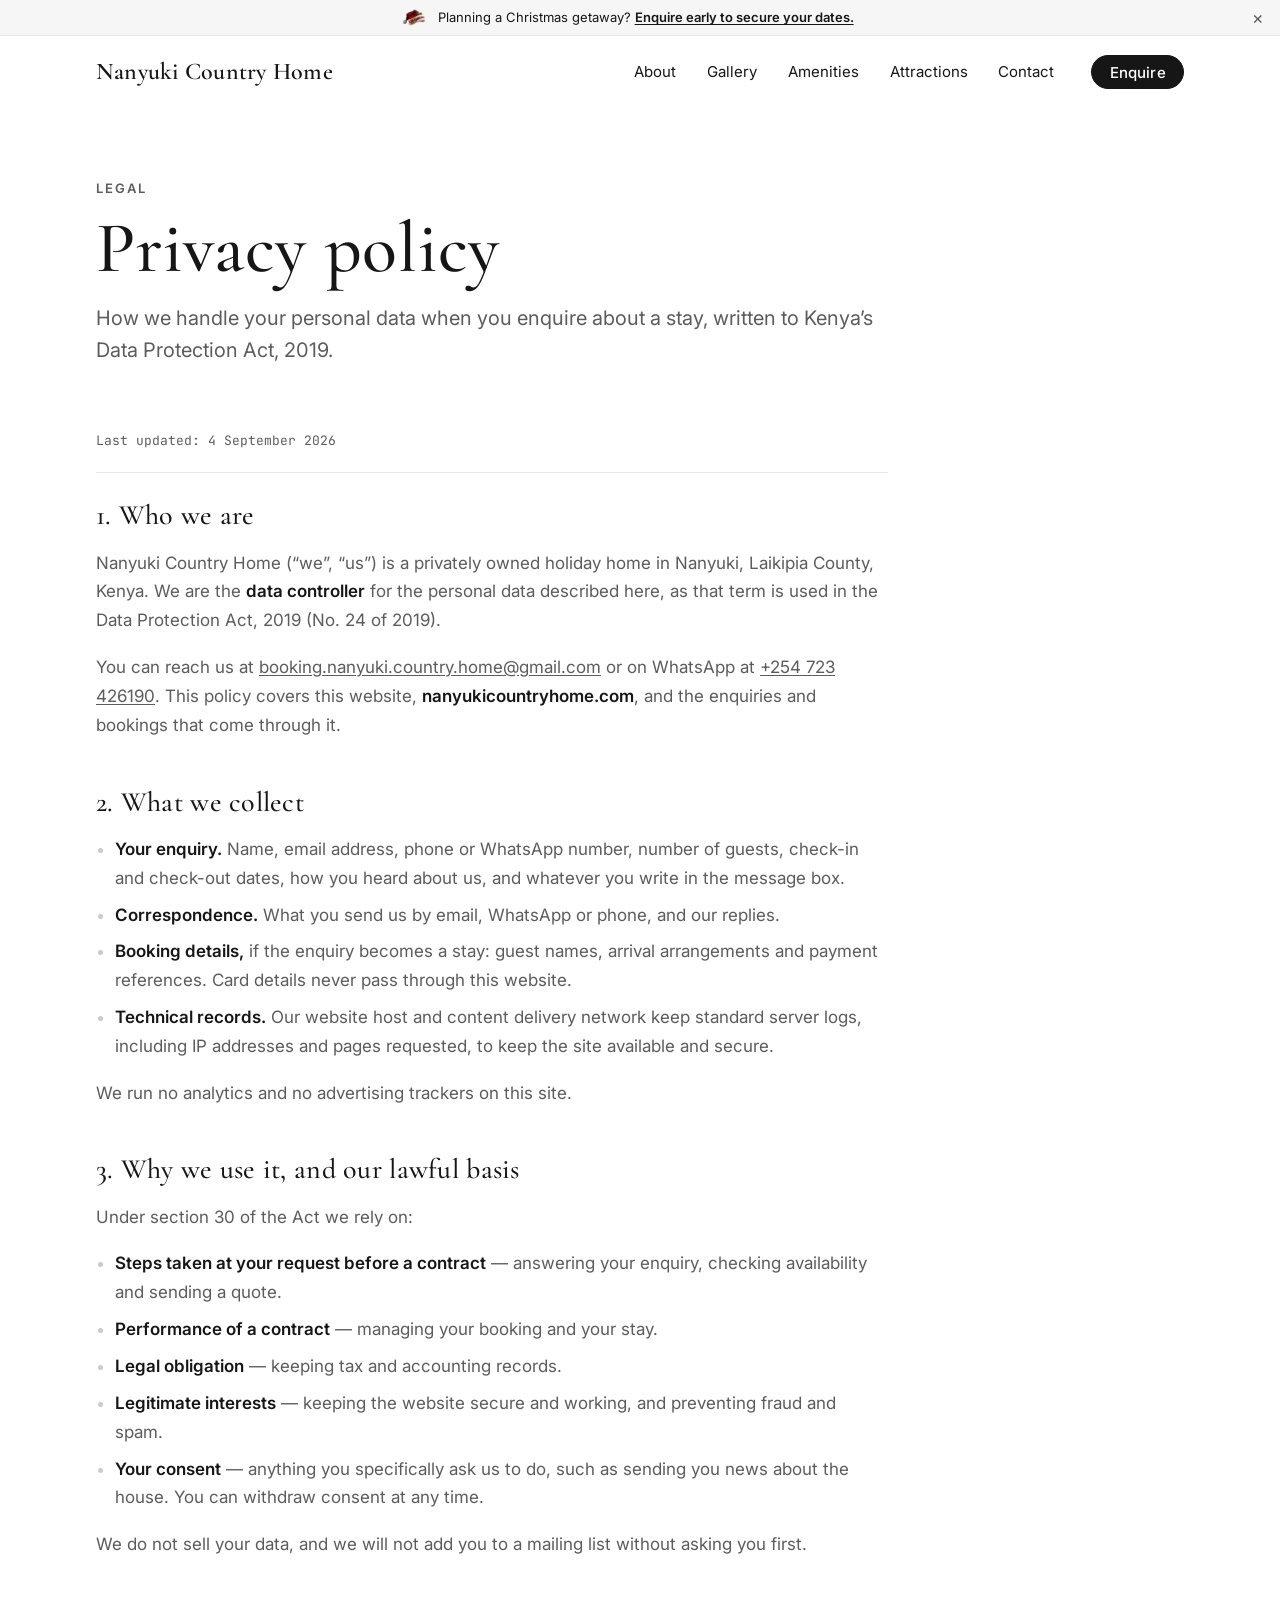
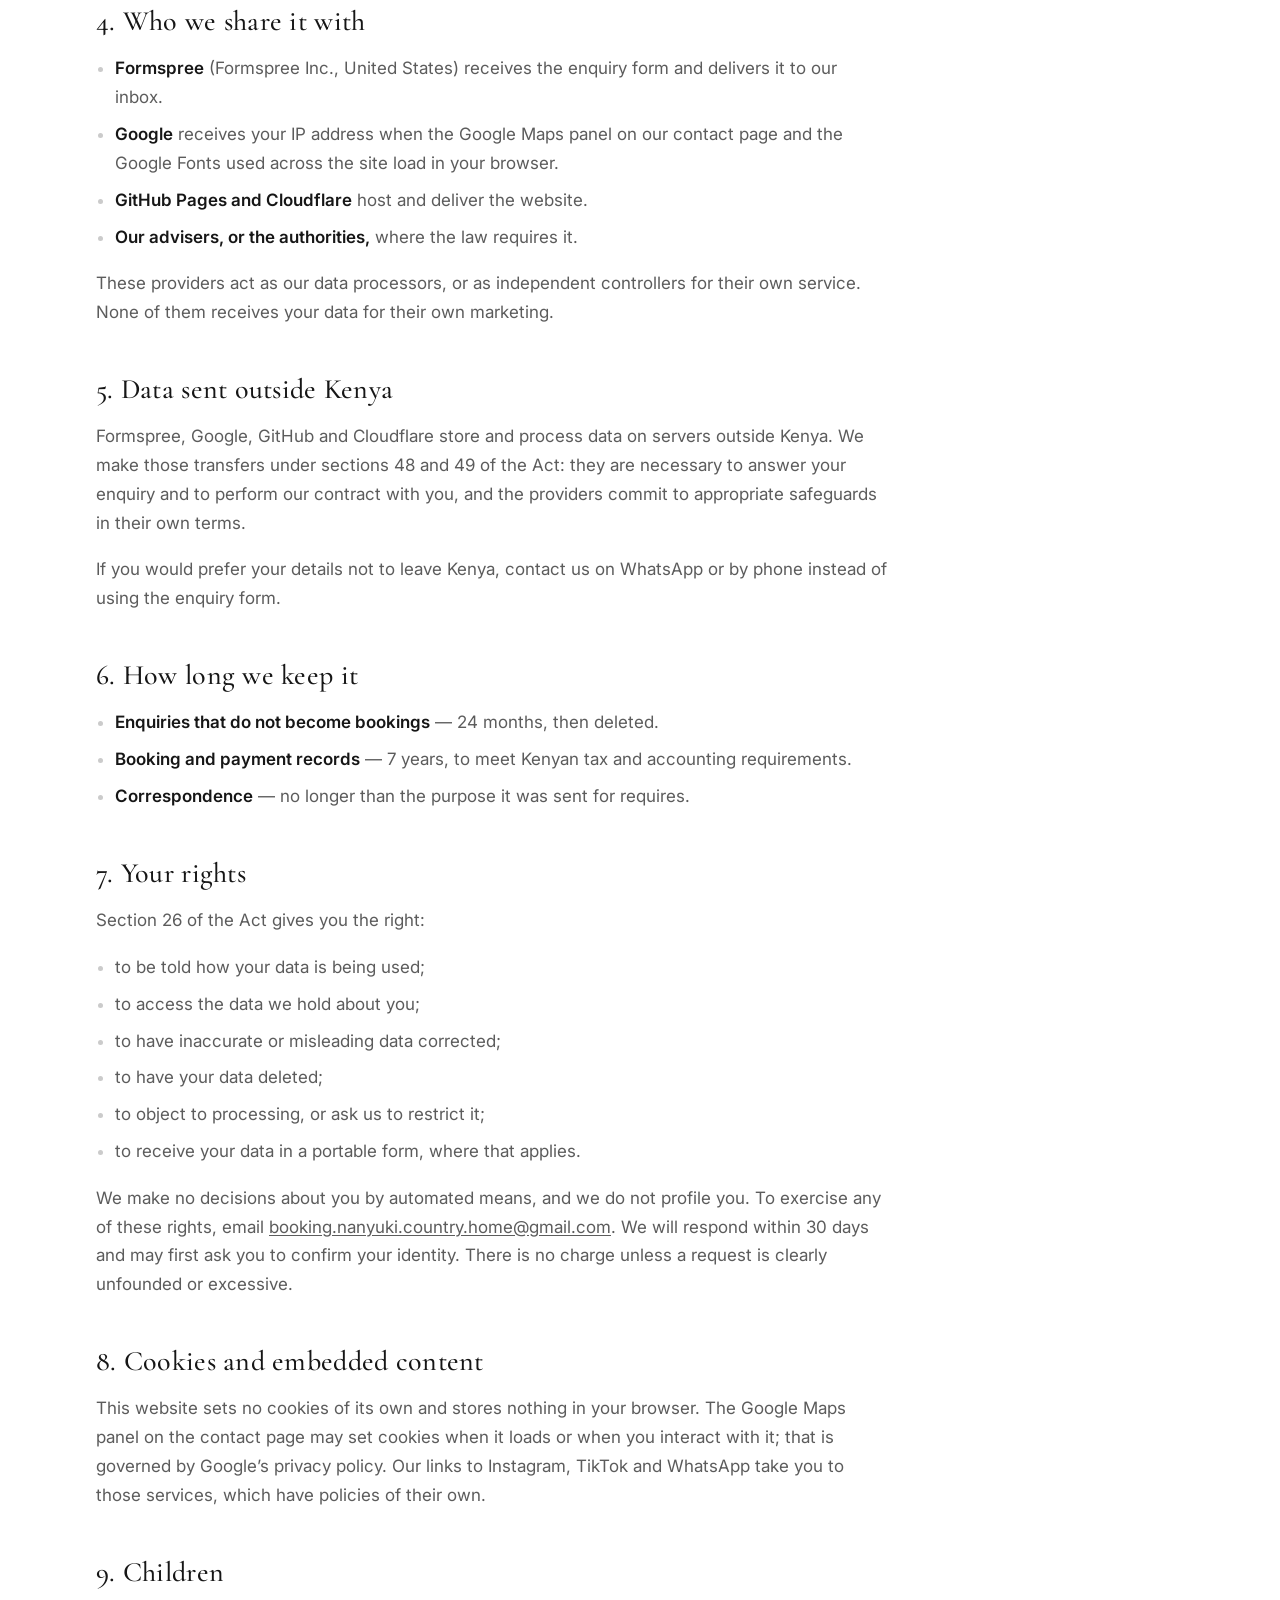
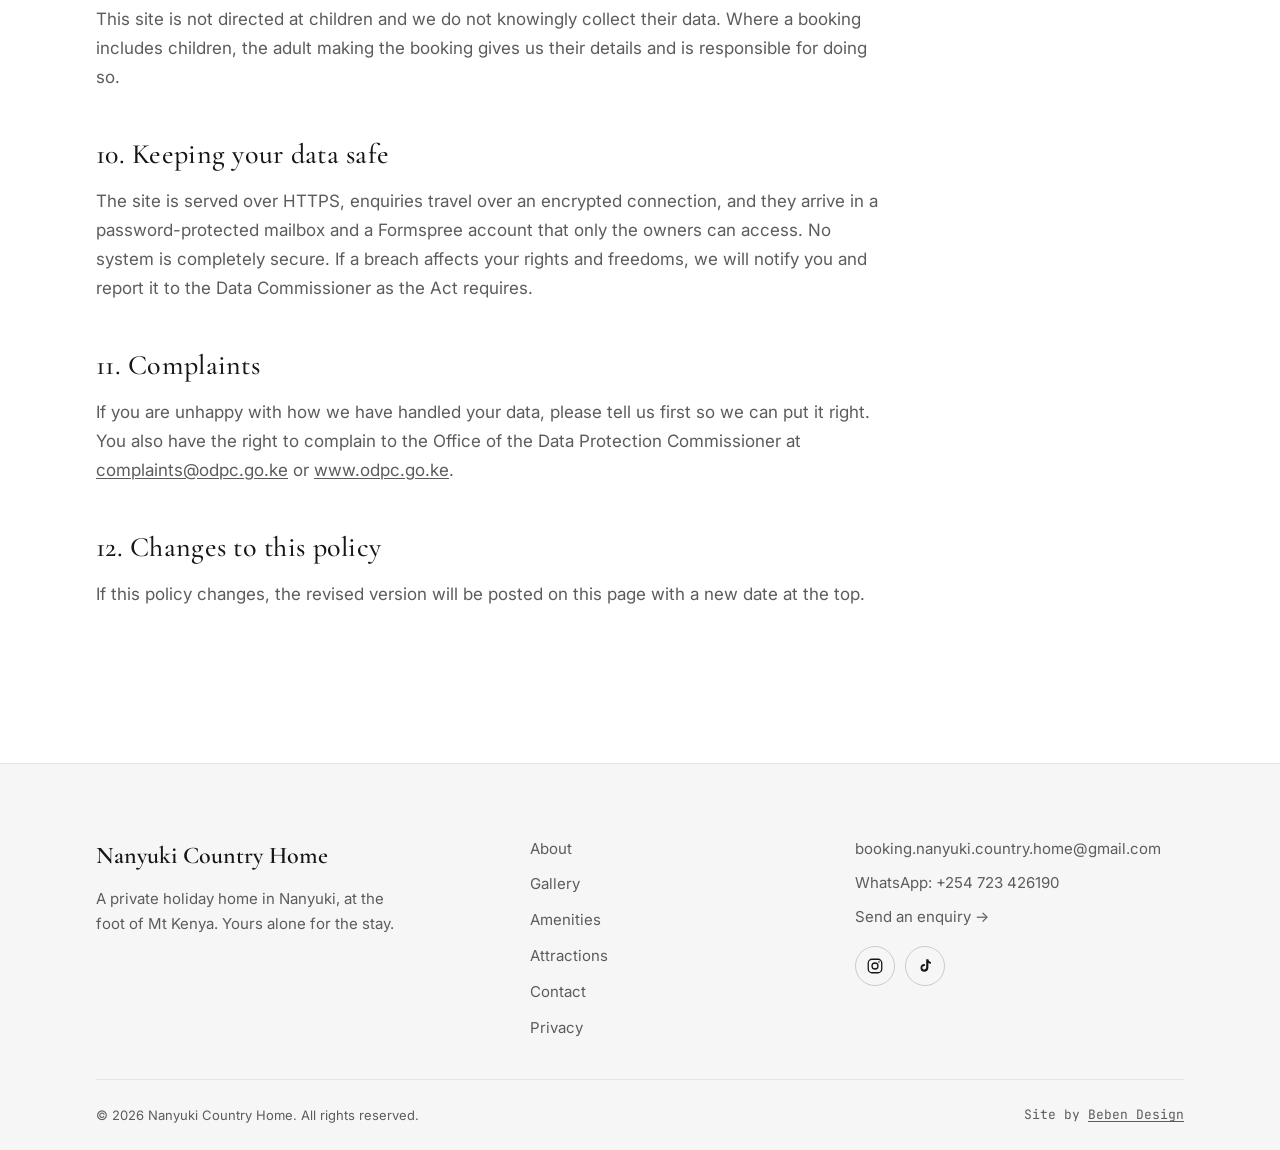
<file: docs/privacy.html>
<!doctype html>
<html lang="en">
<head>
  <meta charset="utf-8">
  <meta name="viewport" content="width=device-width, initial-scale=1">
  <title>Privacy Policy | Nanyuki Country Home</title>
  <meta name="description" content="How Nanyuki Country Home collects, uses and protects your personal data under Kenya&#39;s Data Protection Act, 2019, and how to exercise your rights.">

  <link rel="canonical" href="https://nanyukicountryhome.com/privacy">
  <meta property="og:type" content="website">
  <meta property="og:site_name" content="Nanyuki Country Home">
  <meta property="og:title" content="Privacy Policy | Nanyuki Country Home">
  <meta property="og:description" content="How we handle your personal data under Kenya&#39;s Data Protection Act, 2019.">
  <meta property="og:url" content="https://nanyukicountryhome.com/privacy">
  <meta property="og:locale" content="en_KE">
  <meta property="og:image" content="https://nanyukicountryhome.com/assets/img/og-cover.jpg">
  <meta property="og:image:width" content="1200">
  <meta property="og:image:height" content="630">
  <meta property="og:image:alt" content="The living room at Nanyuki Country Home, opening onto the garden">
  <meta name="twitter:card" content="summary_large_image">
  <meta name="twitter:image" content="https://nanyukicountryhome.com/assets/img/og-cover.jpg">

  <link rel="icon" href="assets/img/favicon.svg" type="image/svg+xml">
  <link rel="alternate icon" href="assets/img/favicon-32.png">
  <link rel="apple-touch-icon" href="assets/img/apple-touch-icon.png">
  <link rel="manifest" href="site.webmanifest">
  <meta name="theme-color" content="#ffffff">
  <link rel="preconnect" href="https://fonts.googleapis.com">
  <link rel="preconnect" href="https://fonts.gstatic.com" crossorigin>
  <link href="https://fonts.googleapis.com/css2?family=Cormorant+Garamond:ital,wght@0,400;0,500;0,600;1,500;1,600&family=Inter:wght@400;500;600&family=JetBrains+Mono:wght@400;500&display=swap" rel="stylesheet">
  <link rel="stylesheet" href="assets/css/styles.css">

  <script type="application/ld+json">
  {
    "@context": "https://schema.org",
    "@type": "BreadcrumbList",
    "itemListElement": [
      { "@type": "ListItem", "position": 1, "name": "Home", "item": "https://nanyukicountryhome.com/" },
      { "@type": "ListItem", "position": 2, "name": "Privacy policy", "item": "https://nanyukicountryhome.com/privacy" }
    ]
  }
  </script>
</head>
<body>
  <a class="skip-link" href="#main">Skip to content</a>

  <div class="top-stick">
  <div class="xmas-banner" id="xmasBanner" role="region" aria-label="Christmas announcement">
    <p class="xmas-banner__text">
      <img class="xmas-banner__icon" src="assets/img/xmas-santas-hat.png" alt="" width="154" height="96">
      <span>Planning a Christmas getaway? <a href="contact.html#enquire">Enquire early to secure your dates.</a></span>
    </p>
    <button class="xmas-banner__close" type="button" aria-label="Dismiss Christmas announcement">×</button>
  </div>

  <header class="site-header" id="siteHeader">
    <div class="container header-inner">
      <a class="brand" href="index.html">Nanyuki Country Home</a>
      <nav class="nav" id="primaryNav" aria-label="Primary">
        <a href="about.html">About</a>
        <a href="gallery.html">Gallery</a>
        <a href="amenities.html">Amenities</a>
        <a href="attractions.html">Attractions</a>
        <a href="contact.html">Contact</a>
        <a class="btn btn--primary btn--sm nav-cta" href="contact.html#enquire">Enquire</a>
      </nav>
      <button class="hamburger" id="navToggle" aria-label="Open menu" aria-expanded="false" aria-controls="primaryNav">
        <span></span><span></span><span></span>
      </button>
    </div>
  </header>
  </div><!-- /.top-stick -->
  <main id="main">

    <section class="section section--tight">
      <div class="container">
        <span class="eyebrow reveal">Legal</span>
        <h1 class="reveal" style="margin-top:.5rem; max-width:14ch;">Privacy policy</h1>
        <p class="lead reveal" style="margin-top:1rem;">How we handle your personal data when you enquire about a stay, written to Kenya&rsquo;s Data Protection Act, 2019.</p>
      </div>
    </section>

    <section class="section" style="padding-top:0;">
      <div class="container">
        <article class="legal">

          <p class="legal-meta">Last updated: 4 September 2026</p>

          <h2>1. Who we are</h2>
          <p>Nanyuki Country Home (&ldquo;we&rdquo;, &ldquo;us&rdquo;) is a privately owned holiday home in Nanyuki, Laikipia County, Kenya. We are the <b>data controller</b> for the personal data described here, as that term is used in the Data Protection Act, 2019 (No. 24 of 2019).</p>
          <p>You can reach us at <a href="mailto:booking.nanyuki.country.home@gmail.com">booking.nanyuki.country.home@gmail.com</a> or on WhatsApp at <a href="https://wa.me/254723426190" target="_blank" rel="noopener">+254 723 426190</a>. This policy covers this website, <b>nanyukicountryhome.com</b>, and the enquiries and bookings that come through it.</p>

          <h2>2. What we collect</h2>
          <ul>
            <li><b>Your enquiry.</b> Name, email address, phone or WhatsApp number, number of guests, check-in and check-out dates, how you heard about us, and whatever you write in the message box.</li>
            <li><b>Correspondence.</b> What you send us by email, WhatsApp or phone, and our replies.</li>
            <li><b>Booking details,</b> if the enquiry becomes a stay: guest names, arrival arrangements and payment references. Card details never pass through this website.</li>
            <li><b>Technical records.</b> Our website host and content delivery network keep standard server logs, including IP addresses and pages requested, to keep the site available and secure.</li>
          </ul>
          <p>We run no analytics and no advertising trackers on this site.</p>

          <h2>3. Why we use it, and our lawful basis</h2>
          <p>Under section 30 of the Act we rely on:</p>
          <ul>
            <li><b>Steps taken at your request before a contract</b> &mdash; answering your enquiry, checking availability and sending a quote.</li>
            <li><b>Performance of a contract</b> &mdash; managing your booking and your stay.</li>
            <li><b>Legal obligation</b> &mdash; keeping tax and accounting records.</li>
            <li><b>Legitimate interests</b> &mdash; keeping the website secure and working, and preventing fraud and spam.</li>
            <li><b>Your consent</b> &mdash; anything you specifically ask us to do, such as sending you news about the house. You can withdraw consent at any time.</li>
          </ul>
          <p>We do not sell your data, and we will not add you to a mailing list without asking you first.</p>

          <h2>4. Who we share it with</h2>
          <ul>
            <li><b>Formspree</b> (Formspree Inc., United States) receives the enquiry form and delivers it to our inbox.</li>
            <li><b>Google</b> receives your IP address when the Google Maps panel on our contact page and the Google Fonts used across the site load in your browser.</li>
            <li><b>GitHub Pages and Cloudflare</b> host and deliver the website.</li>
            <li><b>Our advisers, or the authorities,</b> where the law requires it.</li>
          </ul>
          <p>These providers act as our data processors, or as independent controllers for their own service. None of them receives your data for their own marketing.</p>

          <h2>5. Data sent outside Kenya</h2>
          <p>Formspree, Google, GitHub and Cloudflare store and process data on servers outside Kenya. We make those transfers under sections 48 and 49 of the Act: they are necessary to answer your enquiry and to perform our contract with you, and the providers commit to appropriate safeguards in their own terms.</p>
          <p>If you would prefer your details not to leave Kenya, contact us on WhatsApp or by phone instead of using the enquiry form.</p>

          <h2>6. How long we keep it</h2>
          <ul>
            <li><b>Enquiries that do not become bookings</b> &mdash; 24 months, then deleted.</li>
            <li><b>Booking and payment records</b> &mdash; 7 years, to meet Kenyan tax and accounting requirements.</li>
            <li><b>Correspondence</b> &mdash; no longer than the purpose it was sent for requires.</li>
          </ul>

          <h2>7. Your rights</h2>
          <p>Section 26 of the Act gives you the right:</p>
          <ul>
            <li>to be told how your data is being used;</li>
            <li>to access the data we hold about you;</li>
            <li>to have inaccurate or misleading data corrected;</li>
            <li>to have your data deleted;</li>
            <li>to object to processing, or ask us to restrict it;</li>
            <li>to receive your data in a portable form, where that applies.</li>
          </ul>
          <p>We make no decisions about you by automated means, and we do not profile you. To exercise any of these rights, email <a href="mailto:booking.nanyuki.country.home@gmail.com">booking.nanyuki.country.home@gmail.com</a>. We will respond within 30 days and may first ask you to confirm your identity. There is no charge unless a request is clearly unfounded or excessive.</p>

          <h2>8. Cookies and embedded content</h2>
          <p>This website sets no cookies of its own and stores nothing in your browser. The Google Maps panel on the contact page may set cookies when it loads or when you interact with it; that is governed by Google&rsquo;s privacy policy. Our links to Instagram, TikTok and WhatsApp take you to those services, which have policies of their own.</p>

          <h2>9. Children</h2>
          <p>This site is not directed at children and we do not knowingly collect their data. Where a booking includes children, the adult making the booking gives us their details and is responsible for doing so.</p>

          <h2>10. Keeping your data safe</h2>
          <p>The site is served over HTTPS, enquiries travel over an encrypted connection, and they arrive in a password-protected mailbox and a Formspree account that only the owners can access. No system is completely secure. If a breach affects your rights and freedoms, we will notify you and report it to the Data Commissioner as the Act requires.</p>

          <h2>11. Complaints</h2>
          <p>If you are unhappy with how we have handled your data, please tell us first so we can put it right. You also have the right to complain to the Office of the Data Protection Commissioner at <a href="mailto:complaints@odpc.go.ke">complaints@odpc.go.ke</a> or <a href="https://www.odpc.go.ke" target="_blank" rel="noopener">www.odpc.go.ke</a>.</p>

          <h2>12. Changes to this policy</h2>
          <p>If this policy changes, the revised version will be posted on this page with a new date at the top.</p>

        </article>
      </div>
    </section>

  </main>

  <footer class="site-footer">
    <div class="container footer-grid">
      <div class="footer-brand">
        <p class="footer-logo">Nanyuki Country Home</p>
        <p class="muted">A private holiday home in Nanyuki, at the foot of Mt Kenya. Yours alone for the stay.</p>
      </div>
      <nav class="footer-nav" aria-label="Footer">
        <a href="about.html">About</a>
        <a href="gallery.html">Gallery</a>
        <a href="amenities.html">Amenities</a>
        <a href="attractions.html">Attractions</a>
        <a href="contact.html">Contact</a>
        <a href="privacy.html">Privacy</a>
      </nav>
      <div class="footer-contact">
        <a href="mailto:booking.nanyuki.country.home@gmail.com">booking.nanyuki.country.home@gmail.com</a>
        <a href="https://wa.me/254723426190" target="_blank" rel="noopener">WhatsApp: +254 723 426190</a>
        <a href="contact.html#enquire">Send an enquiry →</a>
        <div class="socials">
          <a href="https://www.instagram.com/nanyuki.country.home/" aria-label="Instagram" target="_blank" rel="noopener">
            <svg viewBox="0 0 24 24" fill="none" stroke="currentColor" stroke-width="1.7"><rect x="3" y="3" width="18" height="18" rx="5"/><circle cx="12" cy="12" r="4"/><circle cx="17.3" cy="6.7" r="1.1" fill="currentColor" stroke="none"/></svg>
          </a>
          <a href="https://www.tiktok.com/@nanyukicountryhome" aria-label="TikTok" target="_blank" rel="noopener">
            <svg viewBox="0 0 24 24" fill="currentColor"><path d="M16.5 3c.3 1.9 1.4 3.4 3.5 3.6v2.4c-1.2 0-2.4-.4-3.5-1.1v6.3c0 3.2-2.6 5.3-5.4 5.3A5.3 5.3 0 0 1 6 14.2c.1-2.7 2.3-4.8 5-4.8.3 0 .6 0 .9.1v2.6c-.3-.1-.6-.2-.9-.2-1.4 0-2.5 1-2.5 2.4 0 1.4 1.1 2.4 2.5 2.4 1.5 0 2.6-1.1 2.6-2.9V3h2.9z"/></svg>
          </a>
        </div>
      </div>
    </div>
    <div class="container footer-base">
      <p>© <span id="year">2026</span> Nanyuki Country Home. All rights reserved.</p>
      <p class="credit">Site by <a href="https://beben.design" target="_blank" rel="noopener">Beben Design</a></p>
    </div>
  </footer>

  <script src="assets/js/main.js" defer></script>
</body>
</html>
</file>
<file: assets/css/styles.css>
/* =========================================================================
   Nanyuki Holiday Home — styles.css
   Minimalist editorial system. White bg, black ink, grey secondary.
   Display: Cormorant Garamond · Body/UI: Inter.
   ========================================================================= */

/* ---- Design tokens ---------------------------------------------------- */
:root {
  --bg:          #ffffff;
  --bg-soft:     #f6f6f6;   /* footer, form fields, subtle blocks */
  --ink:         #161616;   /* near-black, reads as black         */
  --ink-hover:   #000000;
  --muted:       #5c5c5c;   /* secondary text — AA safe on white  */
  --line:        #e6e6e6;   /* hairline dividers                  */
  --line-strong: #cbcbcb;   /* pill / input borders               */

  --font-display: "Cormorant Garamond", Georgia, "Times New Roman", serif;
  --font-body:    "Inter", -apple-system, BlinkMacSystemFont, "Segoe UI", Roboto, sans-serif;

  --wrap: 1180px;
  --pad: clamp(1.25rem, 5vw, 3.5rem);
  --section-y: clamp(4rem, 9vw, 7.5rem);
  --gap: clamp(1.5rem, 3vw, 2.5rem);

  --radius-pill: 999px;
  --radius-sm: 8px;

  --header-h: 72px;

  --ease: cubic-bezier(0.22, 1, 0.36, 1);
}

/* ---- Reset / base ----------------------------------------------------- */
*, *::before, *::after { box-sizing: border-box; }
* { margin: 0; }

html {
  scroll-behavior: smooth;
  scroll-padding-top: calc(var(--header-h) + 12px);
  -webkit-text-size-adjust: 100%;
}

body {
  font-family: var(--font-body);
  font-size: clamp(1rem, 0.97rem + 0.15vw, 1.0625rem);
  line-height: 1.7;
  color: var(--ink);
  background: var(--bg);
  -webkit-font-smoothing: antialiased;
  text-rendering: optimizeLegibility;
}

img, svg, iframe { display: block; max-width: 100%; }
img { height: auto; }
a { color: inherit; text-decoration: none; }
button { font: inherit; cursor: pointer; }

/* ---- Typography ------------------------------------------------------- */
h1, h2, h3, .display {
  font-family: var(--font-display);
  font-weight: 500;
  line-height: 1.06;
  letter-spacing: 0.01em;
  color: var(--ink);
}
h1 { font-size: clamp(2.75rem, 1.6rem + 5.6vw, 5.25rem); }
h2 { font-size: clamp(2rem, 1.35rem + 2.9vw, 3.25rem); }
h3 { font-size: clamp(1.35rem, 1.15rem + 0.9vw, 1.7rem); font-weight: 600; }

p { color: var(--ink); }
p.lead {
  font-size: clamp(1.1rem, 1.02rem + 0.5vw, 1.4rem);
  color: var(--muted);
  line-height: 1.6;
  max-width: 60ch;
}
.muted { color: var(--muted); }

.eyebrow {
  font-family: var(--font-body);
  font-size: 0.75rem;
  font-weight: 600;
  letter-spacing: 0.16em;
  text-transform: uppercase;
  color: var(--muted);
  display: inline-block;
}

.quote {
  font-family: var(--font-display);
  font-style: italic;
  font-weight: 500;
  font-size: clamp(1.5rem, 1.2rem + 1.4vw, 2.25rem);
  line-height: 1.35;
  color: var(--ink);
}

/* ---- Layout primitives ------------------------------------------------ */
.container { width: 100%; max-width: var(--wrap); margin-inline: auto; padding-inline: var(--pad); }

.section { padding-block: var(--section-y); }
.section--soft { background: var(--bg-soft); }
.section--tight { padding-block: clamp(2.5rem, 5vw, 4rem); }

.section-head { max-width: 62ch; margin-bottom: clamp(2rem, 4vw, 3.25rem); }
.section-head .eyebrow { margin-bottom: 0.9rem; }
.section-head h2 + p { margin-top: 1rem; }

.divider { height: 1px; background: var(--line); border: 0; }

.stack > * + * { margin-top: 1.1rem; }

/* ---- Buttons (pill, thin border) ------------------------------------- */
.btn {
  --btn-bg: transparent;
  --btn-fg: var(--ink);
  --btn-bd: var(--line-strong);
  display: inline-flex;
  align-items: center;
  justify-content: center;
  gap: 0.5em;
  padding: 0.72em 1.5em;
  font-family: var(--font-body);
  font-size: 0.9375rem;
  font-weight: 500;
  line-height: 1;
  letter-spacing: 0.01em;
  color: var(--btn-fg);
  background: var(--btn-bg);
  border: 1px solid var(--btn-bd);
  border-radius: var(--radius-pill);
  transition: background .3s var(--ease), color .3s var(--ease),
              border-color .3s var(--ease), transform .3s var(--ease);
  white-space: nowrap;
}
.btn:hover { transform: translateY(-1px); }
.btn--primary { --btn-bg: var(--ink); --btn-fg: #fff; --btn-bd: var(--ink); }
.btn--primary:hover { --btn-bg: var(--ink-hover); --btn-bd: var(--ink-hover); }
.btn--ghost:hover { --btn-bg: var(--ink); --btn-fg: #fff; --btn-bd: var(--ink); }
.btn--wa { --btn-bd: var(--line-strong); }
.btn--wa:hover { --btn-bg: var(--ink); --btn-fg: #fff; --btn-bd: var(--ink); }
.btn--sm { padding: 0.55em 1.15em; font-size: 0.875rem; }

.btn-row { display: flex; flex-wrap: wrap; gap: 0.85rem; align-items: center; }

/* focus visibility (a11y floor) */
:where(a, button, input, select, textarea, summary):focus-visible {
  outline: 2px solid var(--ink);
  outline-offset: 3px;
  border-radius: 4px;
}

.skip-link {
  position: absolute; left: 12px; top: -60px;
  background: var(--ink); color: #fff;
  padding: 0.6rem 1rem; border-radius: var(--radius-sm);
  z-index: 200; transition: top .2s ease;
}
.skip-link:focus { top: 12px; }

/* ---- Header ----------------------------------------------------------- */
.site-header {
  position: sticky; top: 0; z-index: 100;
  background: rgba(255,255,255,0.86);
  backdrop-filter: saturate(150%) blur(8px);
  border-bottom: 1px solid transparent;
  transition: border-color .3s ease, box-shadow .3s ease, background .3s ease;
}
.site-header.is-scrolled {
  border-bottom-color: var(--line);
  box-shadow: 0 1px 20px rgba(0,0,0,0.03);
}
.header-inner {
  display: flex; align-items: center; justify-content: space-between;
  min-height: var(--header-h);
}
.brand {
  font-family: var(--font-display);
  font-size: 1.5rem;
  font-weight: 600;
  letter-spacing: 0.01em;
  color: var(--ink);
  white-space: nowrap;
}
.nav { display: flex; align-items: center; gap: clamp(1rem, 2.4vw, 2.2rem); }
.nav > a:not(.btn) {
  font-size: 0.9375rem;
  color: var(--ink);
  padding: 0.35rem 0;
  position: relative;
  transition: color .2s ease;
}
.nav > a:not(.btn)::after {
  content: ""; position: absolute; left: 0; right: 100%; bottom: -2px;
  height: 1px; background: var(--ink); transition: right .28s var(--ease);
}
.nav > a:not(.btn):hover::after,
.nav > a[aria-current="page"]::after { right: 0; }
.nav > a[aria-current="page"] { color: var(--ink); }
.nav .nav-cta { margin-left: 0.4rem; }

/* Hamburger */
.hamburger {
  display: none;
  width: 44px; height: 44px;
  border: 0; background: transparent;
  padding: 10px; position: relative; z-index: 120;
}
.hamburger span {
  display: block; height: 1.5px; width: 100%; background: var(--ink);
  border-radius: 2px; transition: transform .32s var(--ease), opacity .2s ease;
}
.hamburger span + span { margin-top: 6px; }
.hamburger[aria-expanded="true"] span:nth-child(1) { transform: translateY(7.5px) rotate(45deg); }
.hamburger[aria-expanded="true"] span:nth-child(2) { opacity: 0; }
.hamburger[aria-expanded="true"] span:nth-child(3) { transform: translateY(-7.5px) rotate(-45deg); }

/* ---- Hero ------------------------------------------------------------- */
.hero { position: relative; }
.hero-media {
  position: relative;
  aspect-ratio: 16 / 10;
  max-height: 82vh;
  overflow: hidden;
  background: var(--bg-soft);
}
.hero-media img { width: 100%; height: 100%; object-fit: cover; }
.hero-media::after {
  content: ""; position: absolute; inset: 0;
  background: linear-gradient(180deg, rgba(0,0,0,0) 45%, rgba(0,0,0,0.42) 100%);
}
.hero-copy {
  position: absolute; inset-inline: 0; bottom: 0; z-index: 2;
  padding-block: clamp(1.75rem, 4vw, 3rem);
  color: #fff;
}
.hero-copy .eyebrow { color: rgba(255,255,255,0.85); }
.hero-copy h1 { color: #fff; max-width: 16ch; margin-top: 0.6rem; }
.hero-copy .lead { color: rgba(255,255,255,0.9); margin-top: 1rem; max-width: 46ch; }
.hero-copy .btn-row { margin-top: 1.75rem; }
.hero-copy .btn--ghost { --btn-fg: #fff; --btn-bd: rgba(255,255,255,0.6); }
.hero-copy .btn--ghost:hover { --btn-bg: #fff; --btn-fg: var(--ink); --btn-bd: #fff; }

/* rate ribbon under hero */
.rate-strip {
  display: flex; flex-wrap: wrap; gap: 0.5rem 2rem;
  align-items: baseline; justify-content: space-between;
  padding-block: 1.25rem;
  border-bottom: 1px solid var(--line);
}
.rate-strip .rate { font-family: var(--font-display); font-size: 1.5rem; color: var(--ink); }
.rate-strip .rate b { font-weight: 600; }

/* ---- Split (image + text) -------------------------------------------- */
.split {
  display: grid; grid-template-columns: 1fr 1fr; gap: clamp(2rem, 5vw, 4.5rem);
  align-items: center;
}
.split--reverse .split-media { order: 2; }
.split-media img { width: 100%; object-fit: cover; }
.split-copy .eyebrow { margin-bottom: 1rem; }
.split-copy h2 + p { margin-top: 1.1rem; }
.split-copy .btn-row { margin-top: 1.75rem; }

/* ---- Feature / stat row ---------------------------------------------- */
.facts { display: grid; grid-template-columns: repeat(4, 1fr); gap: var(--gap); }
.fact .n { font-family: var(--font-display); font-size: clamp(2rem,1.4rem+2vw,2.9rem); color: var(--ink); }
.fact .k { font-size: 0.8125rem; letter-spacing: 0.08em; text-transform: uppercase; color: var(--muted); margin-top: 0.25rem; }

/* ---- Amenities grid --------------------------------------------------- */
.amenity-grid { display: grid; grid-template-columns: repeat(3, 1fr); gap: 1px; background: var(--line); border: 1px solid var(--line); }
.amenity {
  background: var(--bg); padding: clamp(1.5rem, 3vw, 2.25rem);
  display: flex; flex-direction: column; gap: 0.6rem;
}
.amenity .ico { width: 26px; height: 26px; color: var(--ink); }
.amenity .ico svg { width: 100%; height: 100%; }
.amenity h3 { font-family: var(--font-body); font-size: 1.0625rem; font-weight: 600; }
.amenity p { font-size: 0.9375rem; color: var(--muted); line-height: 1.55; }

/* compact amenity chips (home teaser) */
.chips { display: flex; flex-wrap: wrap; gap: 0.6rem; }
.chip {
  display: inline-flex; align-items: center; gap: 0.5rem;
  padding: 0.5rem 1rem; border: 1px solid var(--line-strong);
  border-radius: var(--radius-pill); font-size: 0.9rem; color: var(--ink);
}
.chip svg { width: 16px; height: 16px; }

/* ---- Gallery ---------------------------------------------------------- */
.gallery {
  columns: 3; column-gap: 14px;
}
.gallery figure { break-inside: avoid; margin-bottom: 14px; }
.gallery button.tile {
  display: block; width: 100%; padding: 0; border: 0; background: none;
  overflow: hidden; position: relative;
}
.gallery img { width: 100%; transition: transform .6s var(--ease), filter .3s ease; }
.gallery button.tile::after {
  content: ""; position: absolute; inset: 0; background: rgba(0,0,0,0);
  transition: background .3s ease;
}
.gallery button.tile:hover img { transform: scale(1.04); }
.gallery button.tile:hover::after { background: rgba(0,0,0,0.06); }

/* Lightbox */
.lightbox {
  position: fixed; inset: 0; z-index: 300;
  background: rgba(20,20,20,0.94);
  display: none; align-items: center; justify-content: center;
  padding: clamp(1rem, 4vw, 3rem);
}
.lightbox.is-open { display: flex; }
.lightbox img { max-width: min(92vw, 1100px); max-height: 86vh; width: auto; object-fit: contain; }
.lightbox-cap { position: absolute; bottom: 1.25rem; left: 0; right: 0; text-align: center;
  color: rgba(255,255,255,0.8); font-size: 0.875rem; letter-spacing: 0.04em; }
.lb-btn {
  position: absolute; top: 50%; transform: translateY(-50%);
  width: 52px; height: 52px; border-radius: var(--radius-pill);
  border: 1px solid rgba(255,255,255,0.4); background: rgba(0,0,0,0.2);
  color: #fff; font-size: 1.5rem; line-height: 1; display: grid; place-items: center;
  transition: background .2s ease, border-color .2s ease;
}
.lb-btn:hover { background: rgba(255,255,255,0.14); border-color: #fff; }
.lb-prev { left: clamp(0.75rem, 3vw, 2rem); }
.lb-next { right: clamp(0.75rem, 3vw, 2rem); }
.lb-close { top: clamp(0.75rem, 3vw, 1.75rem); right: clamp(0.75rem, 3vw, 1.75rem);
  transform: none; width: 46px; height: 46px; font-size: 1.25rem; }

/* ---- Cards (attractions) --------------------------------------------- */
.card-grid { display: grid; grid-template-columns: repeat(3, 1fr); gap: clamp(1.25rem, 2.5vw, 2rem); }
.card { display: flex; flex-direction: column; }
.card-media { overflow: hidden; background: var(--bg-soft); }
.card-media img { width: 100%; aspect-ratio: 4/3; object-fit: cover; transition: transform .6s var(--ease); }
.card:hover .card-media img { transform: scale(1.04); }
.card-body { padding-top: 1.1rem; }
.card .meta { font-size: 0.8125rem; letter-spacing: 0.06em; text-transform: uppercase; color: var(--muted); }
.card h3 { margin-top: 0.5rem; margin-bottom: 0.5rem; }
.card p { font-size: 0.95rem; color: var(--muted); line-height: 1.55; }

/* ---- Reviews ---------------------------------------------------------- */
.reviews { display: grid; grid-template-columns: repeat(3, 1fr); gap: clamp(1.5rem, 3vw, 2.5rem); }
.review { border-top: 1px solid var(--line); padding-top: 1.5rem; }
.review .stars { color: var(--ink); letter-spacing: 0.15em; font-size: 0.9rem; }
.review p { font-family: var(--font-display); font-style: italic; font-size: 1.2rem; line-height: 1.45; margin-top: 0.9rem; color: var(--ink); }
.review .who { margin-top: 1rem; font-size: 0.875rem; color: var(--muted); }
.review .who b { color: var(--ink); font-weight: 600; font-style: normal; }

/* ---- Steps (how to book) --------------------------------------------- */
.steps { display: grid; grid-template-columns: repeat(3, 1fr); gap: clamp(1.5rem, 3vw, 2.5rem); counter-reset: step; }
.step { border-top: 2px solid var(--ink); padding-top: 1.1rem; }
.step .num { font-family: var(--font-display); font-size: 2rem; color: var(--ink); }
.step h3 { font-family: var(--font-body); font-size: 1.0625rem; font-weight: 600; margin: 0.4rem 0 0.5rem; }
.step p { font-size: 0.95rem; color: var(--muted); }

/* ---- Contact / form --------------------------------------------------- */
.contact-grid { display: grid; grid-template-columns: 1.1fr 0.9fr; gap: clamp(2rem, 5vw, 4rem); align-items: start; }

.form { display: grid; gap: 1.1rem; }
.field { display: grid; gap: 0.4rem; }
.field label { font-size: 0.8125rem; letter-spacing: 0.06em; text-transform: uppercase; color: var(--muted); }
.field .req { color: var(--ink); }
.row-2 { display: grid; grid-template-columns: 1fr 1fr; gap: 1.1rem; }
input, select, textarea {
  font: inherit; font-size: 0.9875rem; color: var(--ink);
  background: var(--bg); border: 1px solid var(--line-strong);
  border-radius: var(--radius-sm); padding: 0.75rem 0.9rem; width: 100%;
  transition: border-color .2s ease, box-shadow .2s ease;
}
textarea { resize: vertical; min-height: 130px; line-height: 1.6; }
input::placeholder, textarea::placeholder { color: #9a9a9a; }
input:focus, select:focus, textarea:focus {
  outline: none; border-color: var(--ink); box-shadow: 0 0 0 3px rgba(22,22,22,0.08);
}
.form .btn { justify-self: start; margin-top: 0.3rem; }
.form-note { font-size: 0.8125rem; color: var(--muted); }
.hp { position: absolute; left: -9999px; opacity: 0; }

.form-status { font-size: 0.95rem; padding: 0.9rem 1.1rem; border-radius: var(--radius-sm); display: none; }
.form-status.show { display: block; }
.form-status.ok { background: #f1f5f1; color: #1f4d2b; border: 1px solid #cfe0d2; }
.form-status.err { background: #f8f1f1; color: #7a2a2a; border: 1px solid #e6cccc; }

.contact-aside .info-item { padding-block: 1.1rem; border-bottom: 1px solid var(--line); }
.contact-aside .info-item:first-child { border-top: 1px solid var(--line); }
.contact-aside .info-item .k { font-size: 0.75rem; letter-spacing: 0.1em; text-transform: uppercase; color: var(--muted); }
.contact-aside .info-item a, .contact-aside .info-item p { display: block; margin-top: 0.3rem; font-size: 1.0625rem; color: var(--ink); }
.contact-aside .info-item a:hover { text-decoration: underline; text-underline-offset: 3px; }

.map-embed { margin-top: clamp(2rem,4vw,3rem); border: 1px solid var(--line); }
.map-embed iframe { width: 100%; height: 420px; border: 0; }

/* ---- FAQ (native details) -------------------------------------------- */
.faq { max-width: 760px; }
.faq details { border-bottom: 1px solid var(--line); }
.faq summary {
  list-style: none; cursor: pointer; padding: 1.15rem 2.5rem 1.15rem 0;
  position: relative; font-size: 1.0625rem; font-weight: 500; color: var(--ink);
}
.faq summary::-webkit-details-marker { display: none; }
.faq summary::after {
  content: "+"; position: absolute; right: 0.25rem; top: 50%; transform: translateY(-50%);
  font-family: var(--font-display); font-size: 1.6rem; color: var(--muted); transition: transform .25s ease;
}
.faq details[open] summary::after { content: "\2212"; }
.faq details p { color: var(--muted); padding: 0 2.5rem 1.35rem 0; line-height: 1.65; margin-top: -0.25rem; }

/* ---- CTA band --------------------------------------------------------- */
.cta-band { background: var(--ink); color: #fff; text-align: center; }
.cta-band h2 { color: #fff; }
.cta-band p { color: rgba(255,255,255,0.82); max-width: 52ch; margin: 1rem auto 0; }
.cta-band .btn-row { justify-content: center; margin-top: 2rem; }
.cta-band .btn--primary { --btn-bg:#fff; --btn-fg: var(--ink); --btn-bd:#fff; }
.cta-band .btn--primary:hover { --btn-bg:#f0f0f0; --btn-bd:#f0f0f0; }
.cta-band .btn--ghost { --btn-fg:#fff; --btn-bd: rgba(255,255,255,0.5); }
.cta-band .btn--ghost:hover { --btn-bg:#fff; --btn-fg: var(--ink); --btn-bd:#fff; }

/* ---- Footer ----------------------------------------------------------- */
.site-footer { background: var(--bg-soft); border-top: 1px solid var(--line); }
.footer-grid {
  display: grid; grid-template-columns: 1.4fr 1fr 1.2fr; gap: clamp(2rem, 4vw, 3.5rem);
  padding-block: clamp(3rem, 6vw, 4.5rem) clamp(2rem, 3vw, 2.5rem);
}
.footer-logo { font-family: var(--font-display); font-size: 1.35rem; font-weight: 600; color: var(--ink); }
.footer-brand p.muted { margin-top: 0.6rem; max-width: 34ch; font-size: 0.95rem; }
.footer-nav { display: flex; flex-direction: column; gap: 0.65rem; }
.footer-nav a { font-size: 0.95rem; color: var(--muted); width: fit-content; }
.footer-nav a:hover { color: var(--ink); }
.footer-contact a { display: block; font-size: 0.95rem; color: var(--muted); margin-bottom: 0.55rem; }
.footer-contact a:hover { color: var(--ink); }
.socials { display: flex; gap: 0.6rem; margin-top: 1rem; }
.socials a {
  width: 40px; height: 40px; border: 1px solid var(--line-strong); border-radius: var(--radius-pill);
  display: grid; place-items: center; color: var(--ink);
  transition: background .25s var(--ease), color .25s var(--ease), border-color .25s var(--ease);
}
.socials a:hover { background: var(--ink); color: #fff; border-color: var(--ink); }
.socials svg { width: 18px; height: 18px; }
.footer-base {
  display: flex; flex-wrap: wrap; gap: 0.75rem 1.5rem; justify-content: space-between;
  padding-block: 1.5rem; border-top: 1px solid var(--line);
}
.footer-base p { font-size: 0.8125rem; color: var(--muted); }
.footer-base a { color: var(--muted); text-decoration: underline; text-underline-offset: 2px; }

/* ---- Scroll reveal ---------------------------------------------------- */
.reveal { opacity: 0; transform: translateY(18px); transition: opacity .8s var(--ease), transform .8s var(--ease); }
.reveal.is-visible { opacity: 1; transform: none; }

/* ---- Responsive ------------------------------------------------------- */
@media (max-width: 1000px) {
  .facts { grid-template-columns: repeat(2, 1fr); row-gap: clamp(1.5rem,4vw,2.5rem); }
  .amenity-grid, .card-grid, .reviews, .steps { grid-template-columns: repeat(2, 1fr); }
  .gallery { columns: 2; }
}

@media (max-width: 860px) {
  :root { --header-h: 64px; }

  .hamburger { display: block; }

  /* nav becomes an overlay panel */
  .nav {
    position: fixed; inset: 0; z-index: 110;
    flex-direction: column; align-items: flex-start; justify-content: center;
    gap: 0.4rem;
    padding: 6rem var(--pad) 3rem;
    background: var(--bg);
    transform: translateX(100%);
    transition: transform .38s var(--ease);
    overflow-y: auto;
  }
  body.nav-open .nav { transform: translateX(0); }
  body.nav-open { overflow: hidden; }
  .nav > a:not(.btn) { font-family: var(--font-display); font-size: 2rem; padding: 0.4rem 0; }
  .nav > a:not(.btn)::after { display: none; }
  .nav .nav-cta { margin-left: 0; margin-top: 1rem; font-size: 0.95rem; }
  .nav .btn { padding: 0.8em 1.7em; }

  .split { grid-template-columns: 1fr; gap: clamp(1.5rem,5vw,2.5rem); }
  .split--reverse .split-media { order: 0; }
  .contact-grid { grid-template-columns: 1fr; }
  .map-embed iframe { height: 340px; }
}

@media (max-width: 560px) {
  .facts, .amenity-grid, .card-grid, .reviews, .steps { grid-template-columns: 1fr; }
  .gallery { columns: 1; }
  .row-2 { grid-template-columns: 1fr; }
  .footer-grid { grid-template-columns: 1fr; }
  .rate-strip { gap: 0.5rem; }
  .hero-media { aspect-ratio: 3 / 4; max-height: none; }
  .btn-row .btn { flex: 1 1 auto; }
}

/* ---- Reduced motion --------------------------------------------------- */
@media (prefers-reduced-motion: reduce) {
  html { scroll-behavior: auto; }
  .reveal { opacity: 1; transform: none; transition: none; }
  *, *::before, *::after { animation-duration: 0.001ms !important; transition-duration: 0.001ms !important; }
}
</file>
<file: docs/assets/css/styles.css>
/* =========================================================================
   Nanyuki Country Home - styles.css
   Minimalist editorial system. White bg, black ink, grey secondary.
   Display: Cormorant Garamond · Body/UI: Inter.
   ========================================================================= */

/* ---- Design tokens ---------------------------------------------------- */
:root {
  --bg:          #ffffff;
  --bg-soft:     #f6f6f6;   /* footer, form fields, subtle blocks */
  --ink:         #161616;   /* near-black, reads as black         */
  --ink-hover:   #000000;
  --muted:       #5c5c5c;   /* secondary text - AA safe on white  */
  --line:        #e6e6e6;   /* hairline dividers                  */
  --line-strong: #cbcbcb;   /* pill / input borders               */

  --font-display: "Cormorant Garamond", Georgia, "Times New Roman", serif;
  --font-body:    "Inter", -apple-system, BlinkMacSystemFont, "Segoe UI", Roboto, sans-serif;
  --font-mono:    "JetBrains Mono", ui-monospace, "Cascadia Mono", Consolas, monospace;

  --container-w: 85vw;
  --pad: clamp(1.25rem, 5vw, 3.5rem);
  --section-y: clamp(5.5rem, 12vw, 10rem);
  --gap: clamp(1.5rem, 3vw, 2.5rem);

  /* Type scale: three utility sizes below the body size. Every small-text
     element maps to one of these instead of carrying its own one-off value. */
  --text-xs: 0.8125rem;   /* labels, eyebrows, meta, footnotes */
  --text-sm: 0.9375rem;   /* nav, buttons, cards, footer, secondary copy */
  --text-md: 1rem;        /* inputs, compact headings, emphasized UI */

  --radius-pill: 999px;
  --radius-sm: 8px;

  --header-h: 72px;

  --ease: cubic-bezier(0.22, 1, 0.36, 1);
}

/* ---- Reset / base ----------------------------------------------------- */
*, *::before, *::after { box-sizing: border-box; }
* { margin: 0; }

html {
  scroll-behavior: smooth;
  scroll-padding-top: calc(var(--header-h) + 12px);
  -webkit-text-size-adjust: 100%;
}

body {
  font-family: var(--font-body);
  font-size: clamp(1rem, 0.97rem + 0.15vw, 1.0625rem);
  line-height: 1.7;
  color: var(--ink);
  background: var(--bg);
  -webkit-font-smoothing: antialiased;
  text-rendering: optimizeLegibility;
}

img, svg, iframe { display: block; max-width: 100%; }
img { height: auto; }
a { color: inherit; text-decoration: none; }
button { font: inherit; cursor: pointer; }

/* ---- Typography ------------------------------------------------------- */
h1, h2, h3, .display {
  font-family: var(--font-display);
  font-weight: 500;
  line-height: 1.06;
  letter-spacing: 0.01em;
  color: var(--ink);
}
h1 { font-size: clamp(2.4rem, 1.5rem + 4.6vw, 4.5rem); }
h2 { font-size: clamp(1.8rem, 1.25rem + 2.5vw, 2.85rem); }
h3 { font-size: clamp(1.25rem, 1.1rem + 0.75vw, 1.5rem); font-weight: 600; }

p { color: var(--ink); }
p.lead {
  font-size: clamp(1.05rem, 1rem + 0.4vw, 1.25rem);
  color: var(--muted);
  line-height: 1.6;
  max-width: 60ch;
}
.muted { color: var(--muted); }

.eyebrow {
  font-family: var(--font-body);
  font-size: var(--text-xs);
  font-weight: 600;
  letter-spacing: 0.16em;
  text-transform: uppercase;
  color: var(--muted);
  display: inline-block;
}

.quote {
  font-family: var(--font-display);
  font-style: italic;
  font-weight: 500;
  font-size: clamp(1.4rem, 1.15rem + 1.2vw, 2rem);
  line-height: 1.35;
  color: var(--ink);
}

/* ---- Layout primitives ------------------------------------------------ */
.container { width: var(--container-w); margin-inline: auto; }

.section { padding-block: var(--section-y); }
.section--soft { background: var(--bg-soft); }

/* Home "Comforts" teaser: terrace photo with a flat translucent black
   overlay so the copy stays legible. Scoped to this section only. */
.section--comforts {
  background:
    linear-gradient(rgba(0,0,0,0.6), rgba(0,0,0,0.6)),
    url("../img/gal-terrace.avif") center bottom / cover no-repeat;
  color: #fff;
}
.section--comforts h2 { color: #fff; }
.section--comforts .eyebrow { color: rgba(255,255,255,0.8); }
.section--comforts .chip {
  color: #fff;
  border-color: rgba(255,255,255,0.45);
  background: rgba(0,0,0,0.35);
}
.section--comforts .btn--ghost { --btn-fg: #fff; --btn-bd: rgba(255,255,255,0.5); }
.section--comforts .btn--ghost:hover { --btn-bg: #fff; --btn-fg: var(--ink); --btn-bd: #fff; }
.section--tight { padding-block: clamp(2.5rem, 5vw, 4rem); }

.section-head { max-width: 62ch; margin-bottom: clamp(2rem, 4vw, 3.25rem); }
.section-head .eyebrow { margin-bottom: 0.9rem; }
.section-head h2 + p { margin-top: 1rem; }

.divider { height: 1px; background: var(--line); border: 0; }

.stack > * + * { margin-top: 1.1rem; }

/* ---- Buttons (pill, thin border) ------------------------------------- */
.btn {
  --btn-bg: transparent;
  --btn-fg: var(--ink);
  --btn-bd: var(--line-strong);
  display: inline-flex;
  align-items: center;
  justify-content: center;
  gap: 0.5em;
  padding: 0.72em 1.5em;
  font-family: var(--font-body);
  font-size: var(--text-sm);
  font-weight: 500;
  line-height: 1;
  letter-spacing: 0.01em;
  color: var(--btn-fg);
  background: var(--btn-bg);
  border: 1px solid var(--btn-bd);
  border-radius: var(--radius-pill);
  transition: background .3s var(--ease), color .3s var(--ease),
              border-color .3s var(--ease), transform .3s var(--ease);
  white-space: nowrap;
}
.btn:hover { transform: translateY(-1px); }
.btn--primary { --btn-bg: var(--ink); --btn-fg: #fff; --btn-bd: var(--ink); }
.btn--primary:hover { --btn-bg: var(--ink-hover); --btn-bd: var(--ink-hover); }
.btn--ghost:hover { --btn-bg: var(--ink); --btn-fg: #fff; --btn-bd: var(--ink); }
.btn--wa { --btn-bd: var(--line-strong); }
.btn--wa:hover { --btn-bg: var(--ink); --btn-fg: #fff; --btn-bd: var(--ink); }
.btn--sm { padding: 0.55em 1.15em; font-size: var(--text-sm); }

.btn-row { display: flex; flex-wrap: wrap; gap: 0.85rem; align-items: center; }

/* focus visibility (a11y floor) */
:where(a, button, input, select, textarea, summary):focus-visible {
  outline: 2px solid var(--ink);
  outline-offset: 3px;
  border-radius: 4px;
}

.skip-link {
  position: absolute; left: 12px; top: -60px;
  background: var(--ink); color: #fff;
  padding: 0.6rem 1rem; border-radius: var(--radius-sm);
  z-index: 200; transition: top .2s ease;
}
.skip-link:focus { top: 12px; }

/* ---- Header ----------------------------------------------------------- */
.site-header {
  position: sticky; top: 0; z-index: 100;
  border-bottom: 1px solid transparent;
  transition: border-color .3s ease, box-shadow .3s ease;
}
/* Frosted-glass layer lives on a pseudo-element: backdrop-filter on the
   header itself would become the containing block for the fixed-position
   mobile nav overlay, trapping it inside the header bar. */
.site-header::before {
  content: ""; position: absolute; inset: 0; z-index: -1;
  background: rgba(255,255,255,0.86);
  backdrop-filter: saturate(150%) blur(8px);
}
.site-header.is-scrolled {
  border-bottom-color: var(--line);
  box-shadow: 0 1px 20px rgba(0,0,0,0.03);
}
.header-inner {
  display: flex; align-items: center; justify-content: space-between;
  min-height: var(--header-h);
}
.brand {
  font-family: var(--font-display);
  font-size: 1.5rem;
  font-weight: 600;
  letter-spacing: 0.01em;
  color: var(--ink);
  white-space: nowrap;
}
.nav { display: flex; align-items: center; gap: clamp(1rem, 2.4vw, 2.2rem); }
.nav > a:not(.btn) {
  font-size: var(--text-sm);
  color: var(--ink);
  padding: 0.35rem 0;
  position: relative;
  transition: color .2s ease;
}
.nav > a:not(.btn)::after {
  content: ""; position: absolute; left: 0; right: 100%; bottom: -2px;
  height: 1px; background: var(--ink); transition: right .28s var(--ease);
}
.nav > a:not(.btn):hover::after,
.nav > a[aria-current="page"]::after { right: 0; }
.nav > a[aria-current="page"] { color: var(--ink); }
.nav .nav-cta { margin-left: 0.4rem; }

/* Hamburger */
.hamburger {
  display: none;
  width: 44px; height: 44px;
  border: 0; background: transparent;
  padding: 10px; position: relative; z-index: 120;
}
.hamburger span {
  display: block; height: 1.5px; width: 100%; background: var(--ink);
  border-radius: 2px; transition: transform .32s var(--ease), opacity .2s ease;
}
.hamburger span + span { margin-top: 6px; }
.hamburger[aria-expanded="true"] span:nth-child(1) { transform: translateY(7.5px) rotate(45deg); }
.hamburger[aria-expanded="true"] span:nth-child(2) { opacity: 0; }
.hamburger[aria-expanded="true"] span:nth-child(3) { transform: translateY(-7.5px) rotate(-45deg); }

/* ---- Hero ------------------------------------------------------------- */
.hero { position: relative; }
.hero-media {
  position: relative;
  /* 100% not 100vw: 100vw includes the scrollbar, which pushed the page into
     horizontal scroll on desktop (a mobile-usability flag in Search Console). */
  width: 100%;
  height: 100vh;
  height: 100svh;
  overflow: hidden;
  background: var(--bg-soft);
}
.hero-media img { width: 100%; height: 100%; object-fit: cover; }
.hero-media::after {
  content: ""; position: absolute; inset: 0;
  background: linear-gradient(180deg, rgba(0,0,0,0) 15%, rgba(0,0,0,0.9) 100%);
}
.hero-copy {
  position: absolute; inset-inline: 0; bottom: 0; z-index: 2;
  padding-block: clamp(1.75rem, 4vw, 3rem);
  color: #fff;
}
.hero-copy .eyebrow { color: rgba(255,255,255,0.85); }
.hero-copy h1 { color: #fff; max-width: 16ch; margin-top: 0.6rem; }
.hero-copy .lead { color: rgba(255,255,255,0.9); margin-top: 1rem; max-width: 46ch; }
.hero-copy .btn-row { margin-top: 1.75rem; }
.hero-copy .btn--ghost { --btn-fg: #fff; --btn-bd: rgba(255,255,255,0.6); }
.hero-copy .btn--ghost:hover { --btn-bg: #fff; --btn-fg: var(--ink); --btn-bd: #fff; }

/* rate ribbon under hero */
.rate-strip {
  display: flex; flex-wrap: wrap; gap: 0.5rem 2rem;
  align-items: baseline; justify-content: space-between;
  padding-block: 1.25rem;
  border-bottom: 1px solid var(--line);
}
.rate-strip .rate { font-family: var(--font-display); font-size: 1.5rem; color: var(--ink); }
.rate-strip .rate b { font-weight: 600; }

/* ---- Split (image + text) -------------------------------------------- */
.split {
  display: grid; grid-template-columns: 1fr 1fr; gap: clamp(2rem, 5vw, 4.5rem);
  align-items: center;
}
.split--reverse .split-media { order: 2; }
.split-media img { width: 100%; object-fit: cover; }
.split-copy .eyebrow { margin-bottom: 1rem; }
.split-copy h2 + p { margin-top: 1.1rem; }
.split-copy .btn-row { margin-top: 1.75rem; }

/* ---- Feature / stat row ---------------------------------------------- */
.facts { display: grid; grid-template-columns: repeat(4, 1fr); gap: var(--gap); }
.fact .n { font-family: var(--font-display); font-size: clamp(1.8rem, 1.3rem + 1.7vw, 2.6rem); color: var(--ink); }
.fact .k { font-size: var(--text-xs); letter-spacing: 0.08em; text-transform: uppercase; color: var(--muted); margin-top: 0.25rem; }

/* ---- Amenities grid --------------------------------------------------- */
.amenity-grid { display: grid; grid-template-columns: repeat(3, 1fr); gap: 1px; background: var(--line); border: 1px solid var(--line); }
.amenity {
  background: var(--bg); padding: clamp(1.5rem, 3vw, 2.25rem);
  display: flex; flex-direction: column; gap: 0.6rem;
}
.amenity .ico { width: 26px; height: 26px; color: var(--ink); }
.amenity .ico svg { width: 100%; height: 100%; }
.amenity h3 { font-family: var(--font-body); font-size: var(--text-md); font-weight: 600; }
.amenity p { font-size: var(--text-sm); color: var(--muted); line-height: 1.55; }

/* compact amenity chips (home teaser) */
.chips { display: flex; flex-wrap: wrap; gap: 0.6rem; }
.chip {
  display: inline-flex; align-items: center; gap: 0.5rem;
  padding: 0.5rem 1rem; border: 1px solid var(--line-strong);
  border-radius: var(--radius-pill); font-size: var(--text-sm); color: var(--ink);
}
.chip svg { width: 16px; height: 16px; }

/* ---- Gallery ---------------------------------------------------------- */
.gallery {
  columns: 3; column-gap: 14px;
}
.gallery figure { break-inside: avoid; margin-bottom: 14px; }
.gallery button.tile {
  display: block; width: 100%; padding: 0; border: 0; background: none;
  overflow: hidden; position: relative;
}
.gallery img { width: 100%; transition: transform .6s var(--ease), filter .3s ease; }
.gallery button.tile::after {
  content: ""; position: absolute; inset: 0; background: rgba(0,0,0,0);
  transition: background .3s ease;
}
.gallery button.tile:hover img { transform: scale(1.04); }
.gallery button.tile:hover::after { background: rgba(0,0,0,0.06); }

/* Lightbox */
.lightbox {
  position: fixed; inset: 0; z-index: 300;
  background: rgba(20,20,20,0.94);
  display: none; align-items: center; justify-content: center;
  padding: clamp(1rem, 4vw, 3rem);
}
.lightbox.is-open { display: flex; }
.lightbox img { max-width: min(92vw, 1100px); max-height: 86vh; width: auto; object-fit: contain; }
.lightbox-cap { position: absolute; bottom: 1.25rem; left: 0; right: 0; text-align: center;
  color: rgba(255,255,255,0.8); font-size: var(--text-sm); letter-spacing: 0.04em; }
.lb-btn {
  position: absolute; top: 50%; transform: translateY(-50%);
  width: 52px; height: 52px; border-radius: var(--radius-pill);
  border: 1px solid rgba(255,255,255,0.4); background: rgba(0,0,0,0.2);
  color: #fff; font-size: 1.5rem; line-height: 1; display: grid; place-items: center;
  transition: background .2s ease, border-color .2s ease;
}
.lb-btn:hover { background: rgba(255,255,255,0.14); border-color: #fff; }
.lb-prev { left: clamp(0.75rem, 3vw, 2rem); }
.lb-next { right: clamp(0.75rem, 3vw, 2rem); }
.lb-close { top: clamp(0.75rem, 3vw, 1.75rem); right: clamp(0.75rem, 3vw, 1.75rem);
  transform: none; width: 46px; height: 46px; font-size: 1.25rem; }

/* ---- Cards (attractions) --------------------------------------------- */
.card-grid { display: grid; grid-template-columns: repeat(3, 1fr); gap: clamp(1.25rem, 2.5vw, 2rem); }
.card { display: flex; flex-direction: column; }
.card-media { overflow: hidden; background: var(--bg-soft); }
.card-media img { width: 100%; aspect-ratio: 4/3; object-fit: cover; transition: transform .6s var(--ease); }
.card:hover .card-media img { transform: scale(1.04); }
.card-body { padding-top: 1.1rem; }
.card .meta { font-size: var(--text-xs); letter-spacing: 0.06em; text-transform: uppercase; color: var(--muted); }
.card h3 { margin-top: 0.5rem; margin-bottom: 0.5rem; }
.card p { font-size: var(--text-sm); color: var(--muted); line-height: 1.55; }

/* ---- Reviews ---------------------------------------------------------- */
.reviews { display: grid; grid-template-columns: repeat(3, 1fr); gap: clamp(1.5rem, 3vw, 2.5rem); }
.review { border-top: 1px solid var(--line); padding-top: 1.5rem; }
.review .stars { color: var(--ink); letter-spacing: 0.15em; font-size: var(--text-sm); }
.review p { font-family: var(--font-display); font-style: italic; font-size: 1.2rem; line-height: 1.45; margin-top: 0.9rem; color: var(--ink); }
.review .who { margin-top: 1rem; font-size: var(--text-sm); color: var(--muted); }
.review .who b { color: var(--ink); font-weight: 600; font-style: normal; }

/* ---- Steps (how to book) --------------------------------------------- */
.steps { display: grid; grid-template-columns: repeat(3, 1fr); gap: clamp(1.5rem, 3vw, 2.5rem); counter-reset: step; }
.step { border-top: 2px solid var(--ink); padding-top: 1.1rem; }
.step .num { font-family: var(--font-display); font-size: 2rem; color: var(--ink); }
.step h3 { font-family: var(--font-body); font-size: var(--text-md); font-weight: 600; margin: 0.4rem 0 0.5rem; }
.step p { font-size: var(--text-sm); color: var(--muted); }

/* ---- Contact / form --------------------------------------------------- */
.contact-grid { display: grid; grid-template-columns: 1.1fr 0.9fr; gap: clamp(2rem, 5vw, 4rem); align-items: start; }

.form { display: grid; gap: 1.1rem; }
.field { display: grid; gap: 0.4rem; }
.field label { font-size: var(--text-xs); letter-spacing: 0.06em; text-transform: uppercase; color: var(--muted); }
.field .req { color: var(--ink); }
.row-2 { display: grid; grid-template-columns: 1fr 1fr; gap: 1.1rem; }
input, select, textarea {
  font: inherit; font-size: var(--text-md); color: var(--ink);
  background: var(--bg); border: 1px solid var(--line-strong);
  border-radius: var(--radius-sm); padding: 0.75rem 0.9rem; width: 100%;
  transition: border-color .2s ease, box-shadow .2s ease;
}
textarea { resize: vertical; min-height: 130px; line-height: 1.6; }
input::placeholder, textarea::placeholder { color: #9a9a9a; }
input:focus, select:focus, textarea:focus {
  outline: none; border-color: var(--ink); box-shadow: 0 0 0 3px rgba(22,22,22,0.08);
}
.form .btn { justify-self: start; margin-top: 0.3rem; }
.form-note { font-size: var(--text-xs); color: var(--muted); }
.hp { position: absolute; left: -9999px; opacity: 0; }

.form-status { font-size: var(--text-sm); padding: 0.9rem 1.1rem; border-radius: var(--radius-sm); display: none; }
.form-status.show { display: block; }
.form-status.ok { background: #f1f5f1; color: #1f4d2b; border: 1px solid #cfe0d2; }
.form-status.err { background: #f8f1f1; color: #7a2a2a; border: 1px solid #e6cccc; }

.contact-aside .info-item { padding-block: 1.1rem; border-bottom: 1px solid var(--line); }
.contact-aside .info-item:first-child { border-top: 1px solid var(--line); }
.contact-aside .info-item .k { font-size: var(--text-xs); letter-spacing: 0.1em; text-transform: uppercase; color: var(--muted); }
.contact-aside .info-item a, .contact-aside .info-item p { display: block; margin-top: 0.3rem; font-size: var(--text-md); color: var(--ink); }
.contact-aside .info-item a:hover { text-decoration: underline; text-underline-offset: 3px; }

.map-embed { margin-top: clamp(2rem,4vw,3rem); border: 1px solid var(--line); }
.map-embed iframe { width: 100%; height: 420px; border: 0; }

/* ---- FAQ (native details) -------------------------------------------- */
.faq { max-width: 760px; }
.faq details { border-bottom: 1px solid var(--line); }
.faq summary {
  list-style: none; cursor: pointer; padding: 1.15rem 2.5rem 1.15rem 0;
  position: relative; font-size: var(--text-md); font-weight: 500; color: var(--ink);
}
.faq summary::-webkit-details-marker { display: none; }
.faq summary::after {
  content: "+"; position: absolute; right: 0.25rem; top: 50%; transform: translateY(-50%);
  font-family: var(--font-display); font-size: 1.6rem; color: var(--muted); transition: transform .25s ease;
}
.faq details[open] summary::after { content: "\2212"; }
.faq details p { color: var(--muted); padding: 0 2.5rem 1.35rem 0; line-height: 1.65; margin-top: -0.25rem; }

/* ---- CTA band --------------------------------------------------------- */
.cta-band {
  background:
    linear-gradient(rgba(0,0,0,0.6), rgba(0,0,0,0.6)),
    url("../img/cta-mtkenya.jpg") center / cover no-repeat,
    var(--ink);
  color: #fff; text-align: center;
}
.cta-band h2 { color: #fff; }
.cta-band p { color: rgba(255,255,255,0.82); max-width: 52ch; margin: 1rem auto 0; }
.cta-band .btn-row { justify-content: center; margin-top: 2rem; }
.cta-band .btn--primary { --btn-bg:#fff; --btn-fg: var(--ink); --btn-bd:#fff; }
.cta-band .btn--primary:hover { --btn-bg:#f0f0f0; --btn-bd:#f0f0f0; }
.cta-band .btn--ghost { --btn-fg:#fff; --btn-bd: rgba(255,255,255,0.5); }
.cta-band .btn--ghost:hover { --btn-bg:#fff; --btn-fg: var(--ink); --btn-bd:#fff; }

/* ---- Footer ----------------------------------------------------------- */
.site-footer { background: var(--bg-soft); border-top: 1px solid var(--line); }
.footer-grid {
  display: grid; grid-template-columns: 1.4fr 1fr 1.2fr; gap: clamp(2rem, 4vw, 3.5rem);
  padding-block: clamp(3rem, 6vw, 4.5rem) clamp(2rem, 3vw, 2.5rem);
}
.footer-logo { font-family: var(--font-display); font-size: 1.5rem; font-weight: 600; color: var(--ink); }
.footer-brand p.muted { margin-top: 0.6rem; max-width: 34ch; font-size: var(--text-sm); }
.footer-nav { display: flex; flex-direction: column; gap: 0.65rem; }
.footer-nav a { font-size: var(--text-sm); color: var(--muted); width: fit-content; }
.footer-nav a:hover { color: var(--ink); }
.footer-contact a { display: block; font-size: var(--text-sm); color: var(--muted); margin-bottom: 0.55rem; }
.footer-contact a:hover { color: var(--ink); }
.socials { display: flex; gap: 0.6rem; margin-top: 1rem; }
.socials a {
  width: 40px; height: 40px; border: 1px solid var(--line-strong); border-radius: var(--radius-pill);
  display: grid; place-items: center; color: var(--ink);
  transition: background .25s var(--ease), color .25s var(--ease), border-color .25s var(--ease);
}
.socials a:hover { background: var(--ink); color: #fff; border-color: var(--ink); }
.socials svg { width: 18px; height: 18px; }
.footer-base {
  display: flex; flex-wrap: wrap; gap: 0.75rem 1.5rem; justify-content: space-between;
  padding-block: 1.5rem; border-top: 1px solid var(--line);
}
.footer-base p { font-size: var(--text-xs); color: var(--muted); }
.footer-base a { color: var(--muted); text-decoration: underline; text-underline-offset: 2px; }
.footer-base .credit, .footer-base .credit a { font-family: var(--font-mono); }

/* ---- Legal / long-form prose (privacy policy) ------------------------- */
.legal { max-width: 72ch; }
.legal > * + * { margin-top: 1.1rem; }
.legal h2 {
  font-size: clamp(1.35rem, 1.15rem + 0.9vw, 1.75rem);
  margin-top: clamp(2.25rem, 4vw, 3rem);
}
.legal h2:first-of-type { margin-top: 1.75rem; }
.legal p, .legal li { color: var(--muted); }
.legal b { color: var(--ink); font-weight: 600; }
.legal ul { padding-left: 1.2rem; }
.legal li { margin-top: 0.5rem; }
.legal li::marker { color: var(--line-strong); }
.legal a { text-decoration: underline; text-underline-offset: 2px; }
.legal a:hover { color: var(--ink); }
.legal-meta {
  font-family: var(--font-mono); font-size: var(--text-xs); color: var(--muted);
  padding-bottom: 1.25rem; border-bottom: 1px solid var(--line);
}

/* ---- Scroll reveal ---------------------------------------------------- */
.reveal { opacity: 0; transform: translateY(18px); transition: opacity .8s var(--ease), transform .8s var(--ease); }
.reveal.is-visible { opacity: 1; transform: none; }

/* ---- Responsive ------------------------------------------------------- */
@media (max-width: 1000px) {
  .facts { grid-template-columns: repeat(2, 1fr); row-gap: clamp(1.5rem,4vw,2.5rem); }
  .amenity-grid, .card-grid, .reviews, .steps { grid-template-columns: repeat(2, 1fr); }
  .gallery { columns: 2; }
}

@media (max-width: 860px) {
  :root { --header-h: 64px; --container-w: 89vw; }

  .hamburger { display: block; }

  /* nav becomes an overlay panel */
  .nav {
    position: fixed; inset: 0; z-index: 110;
    flex-direction: column; align-items: flex-start; justify-content: center;
    gap: 0.4rem;
    padding: 6rem var(--pad) 3rem;
    background: var(--bg);
    transform: translateX(100%);
    transition: transform .38s var(--ease);
    overflow-y: auto;
  }
  body.nav-open .nav { transform: translateX(0); }
  body.nav-open { overflow: hidden; }
  .nav > a:not(.btn) { font-family: var(--font-display); font-size: 2rem; padding: 0.4rem 0; }
  .nav > a:not(.btn)::after { display: none; }
  .nav .nav-cta { margin-left: 0; margin-top: 1rem; font-size: var(--text-sm); }
  .nav .btn { padding: 0.8em 1.7em; }

  .split { grid-template-columns: 1fr; gap: clamp(1.5rem,5vw,2.5rem); }
  .split--reverse .split-media { order: 0; }
  .contact-grid { grid-template-columns: 1fr; }
  .map-embed iframe { height: 340px; }
}

@media (max-width: 560px) {
  .facts, .amenity-grid, .card-grid, .reviews, .steps { grid-template-columns: 1fr; }
  .gallery { columns: 1; }
  .row-2 { grid-template-columns: 1fr; }
  .footer-grid { grid-template-columns: 1fr; }
  .rate-strip { gap: 0.5rem; }
  .btn-row .btn { flex: 1 1 auto; }
}

/* ---- Christmas early-booking banner (seasonal, removable) --------------- */
/* Slim bar pinned above the header inside .top-stick. Delete this block + the
   .xmas-banner markup + the JS snippet to remove the campaign. */
/* Sticky wrapper holding banner + header so both stick together.
   Plain sticky (no transform/filter) keeps the fixed mobile nav working.
   Delete with the campaign. */
.top-stick {
  position: sticky;
  top: 0;
  z-index: 100;
}
/* Anchor jumps clear the taller stuck stack while the banner is visible. */
html:has(#xmasBanner:not([hidden])) {
  scroll-padding-top: calc(var(--header-h) + 3rem);
}
.xmas-banner {
  position: relative;
  display: flex;
  align-items: center;
  justify-content: center;
  min-height: 36px;
  padding: 0.3rem 2.75rem 0.3rem 1rem;
  background: var(--bg-soft);
  border-bottom: 1px solid var(--line);
  font-size: var(--text-xs);
  line-height: 1.4;
  text-align: center;
}
.xmas-banner[hidden] { display: none !important; }
.xmas-banner__text {
  display: inline-flex;
  align-items: center;
  justify-content: center;
  gap: 0.5rem;
  margin: 0;
  min-width: 0;
  max-width: 100%;
}
.xmas-banner__icon {
  height: 1.5em;
  width: auto;
  flex: none;
}
.xmas-banner__text a {
  font-weight: 600;
  text-decoration: underline;
  text-underline-offset: 2px;
  text-decoration-thickness: 1px;
}
.xmas-banner__text a:hover { color: var(--ink-hover); }
.xmas-banner__close {
  position: absolute;
  right: 0.35rem;
  top: 50%;
  transform: translateY(-50%);
  display: inline-flex;
  align-items: center;
  justify-content: center;
  width: 2rem;
  height: 2rem;
  border: 0;
  background: transparent;
  color: var(--muted);
  font-size: 1.1rem;
  line-height: 1;
  border-radius: 4px;
}
.xmas-banner__close:hover { color: var(--ink); }
.xmas-banner__close:focus-visible {
  outline: 2px solid var(--ink);
  outline-offset: 2px;
}
@media (max-width: 560px) {
  .xmas-banner { font-size: 0.78rem; padding-inline: 0.75rem 2.5rem; }
  .xmas-banner__text { gap: 0.4rem; }
}

/* ---- Reduced motion --------------------------------------------------- */
@media (prefers-reduced-motion: reduce) {
  html { scroll-behavior: auto; }
  .reveal { opacity: 1; transform: none; transition: none; }
  *, *::before, *::after { animation-duration: 0.001ms !important; transition-duration: 0.001ms !important; }
}
</file>
